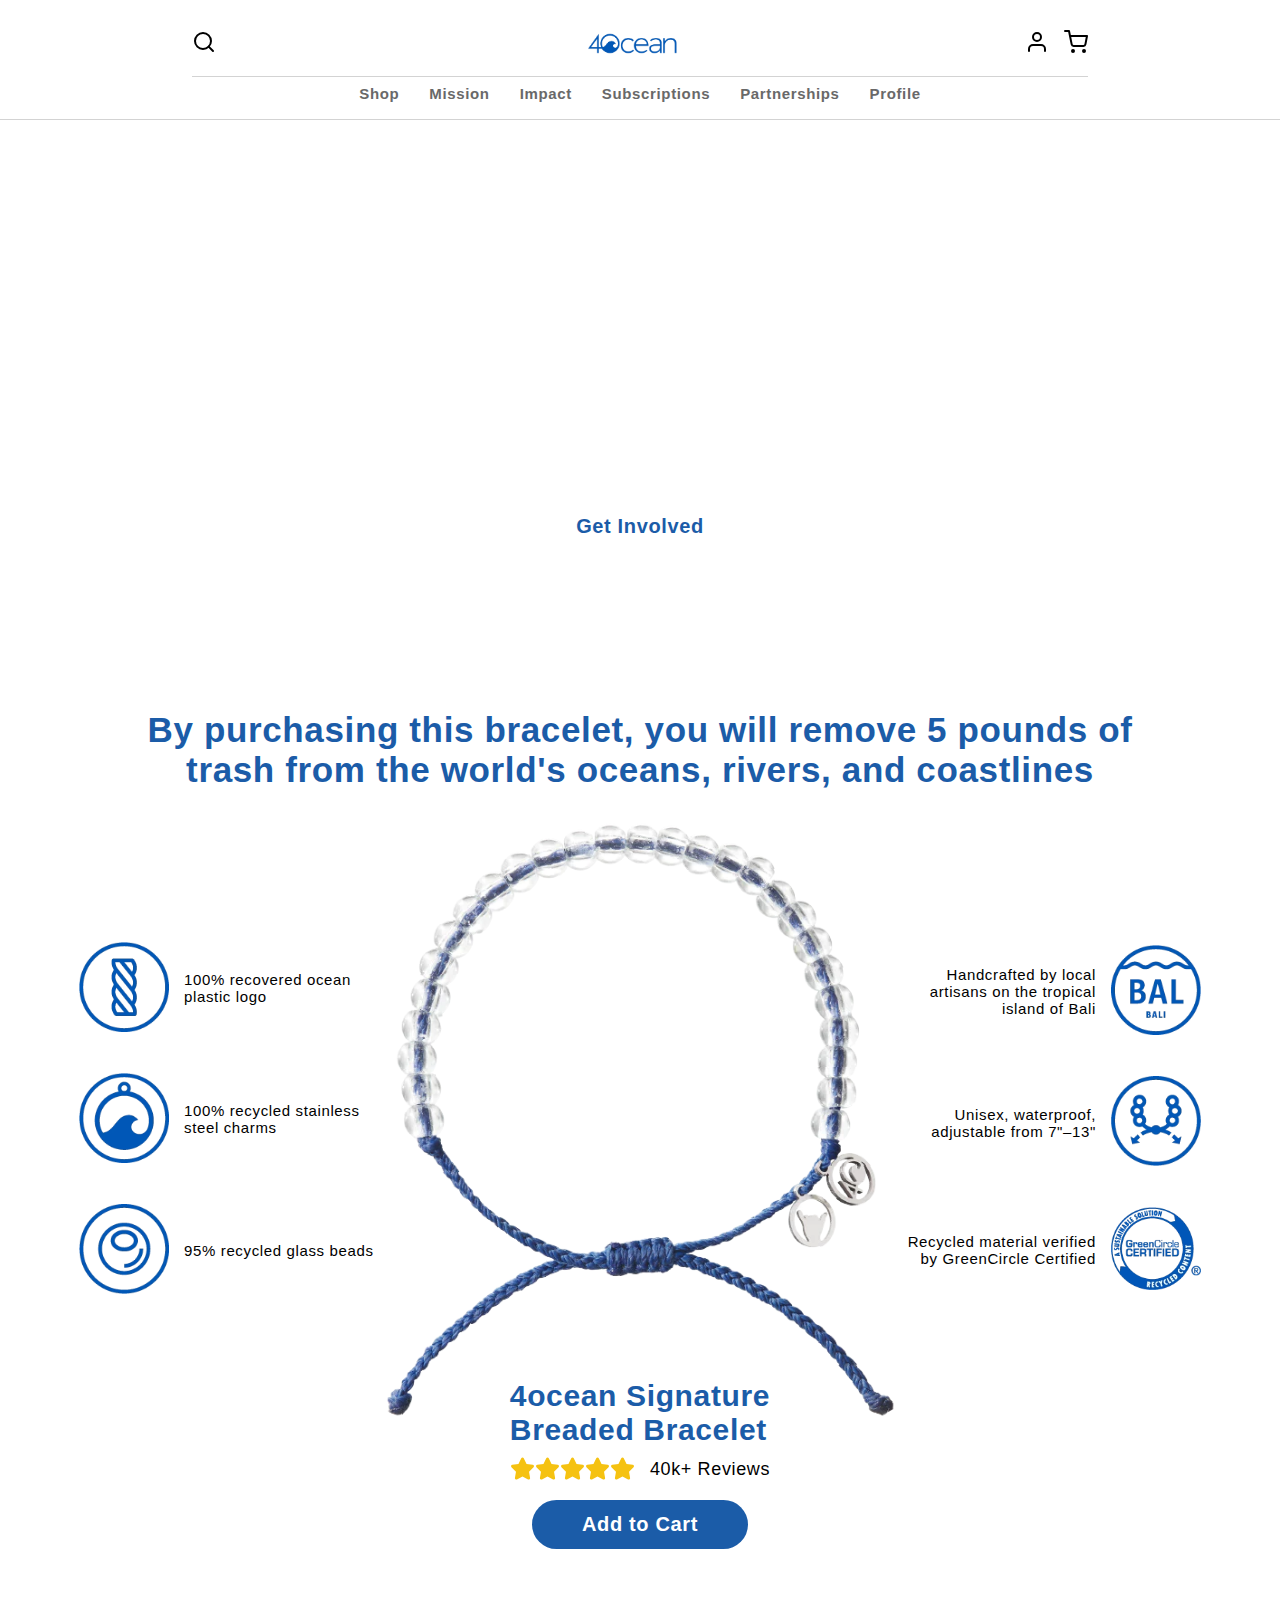
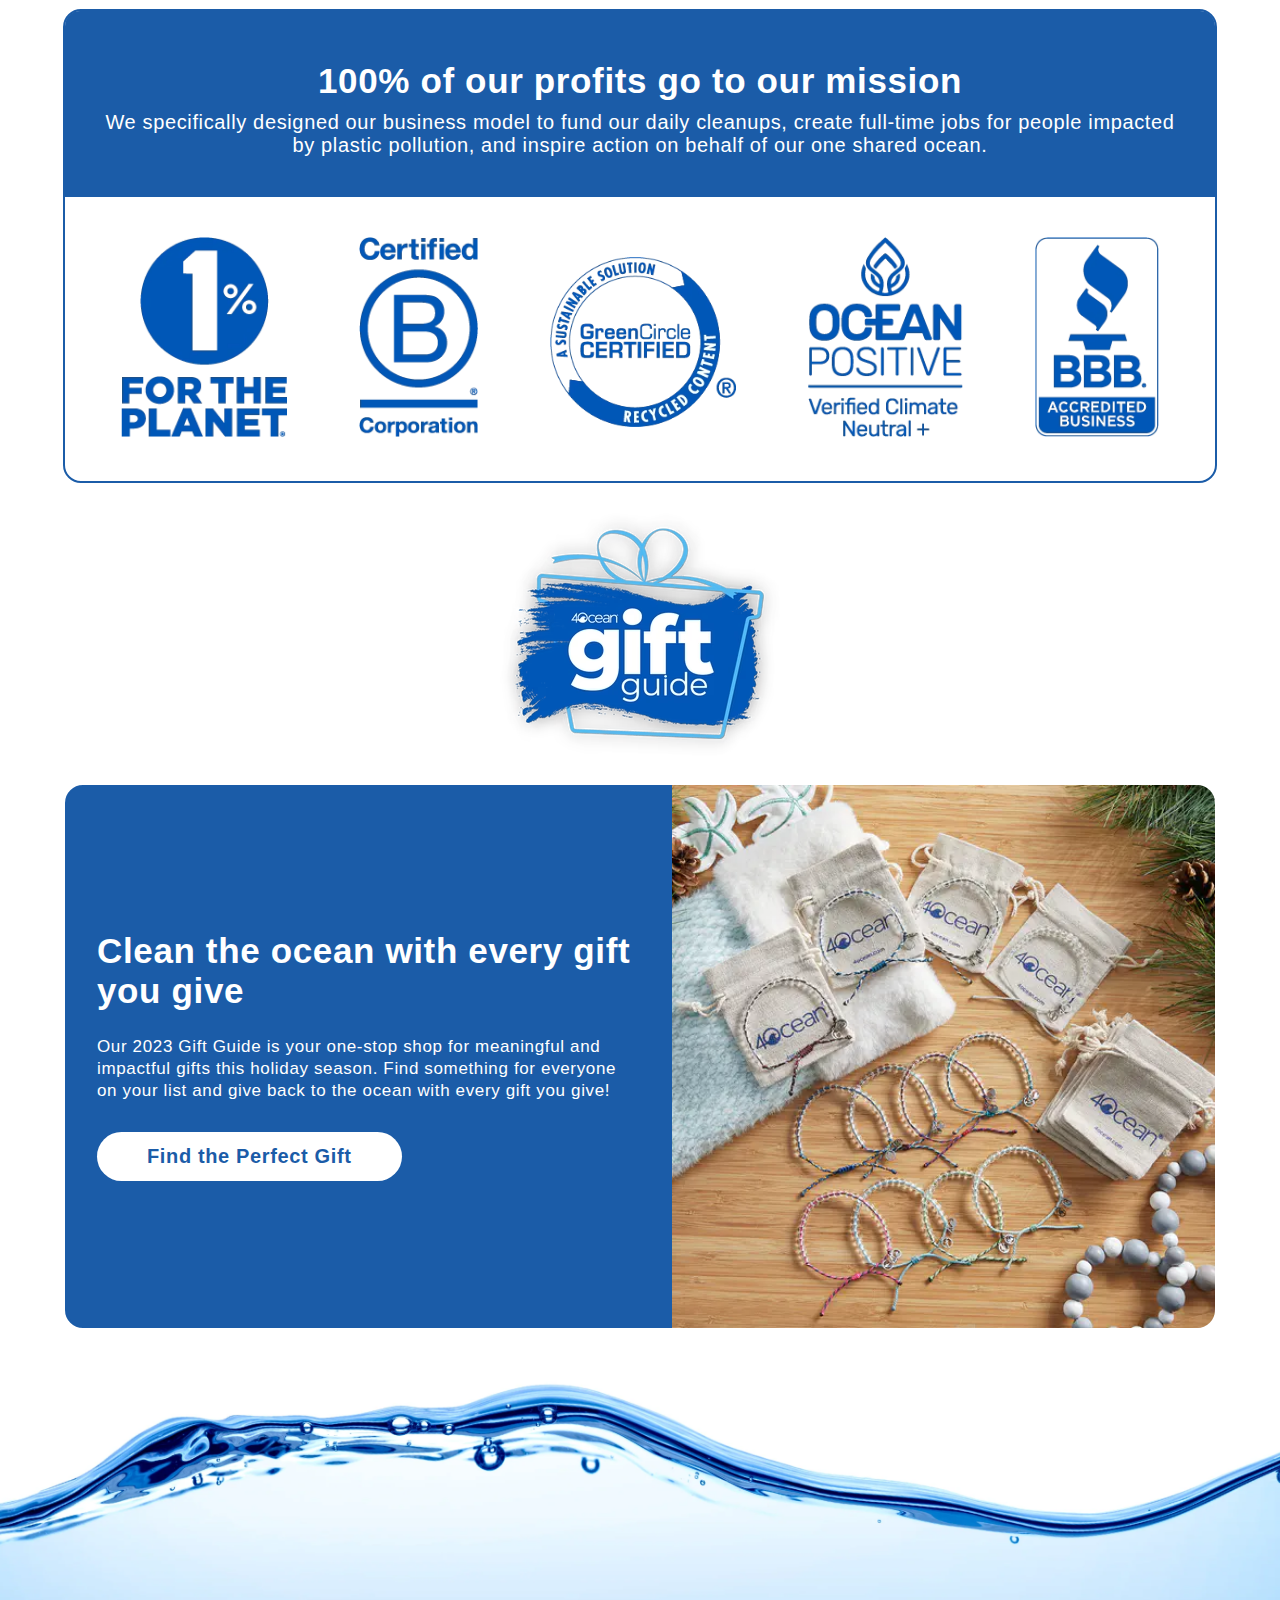
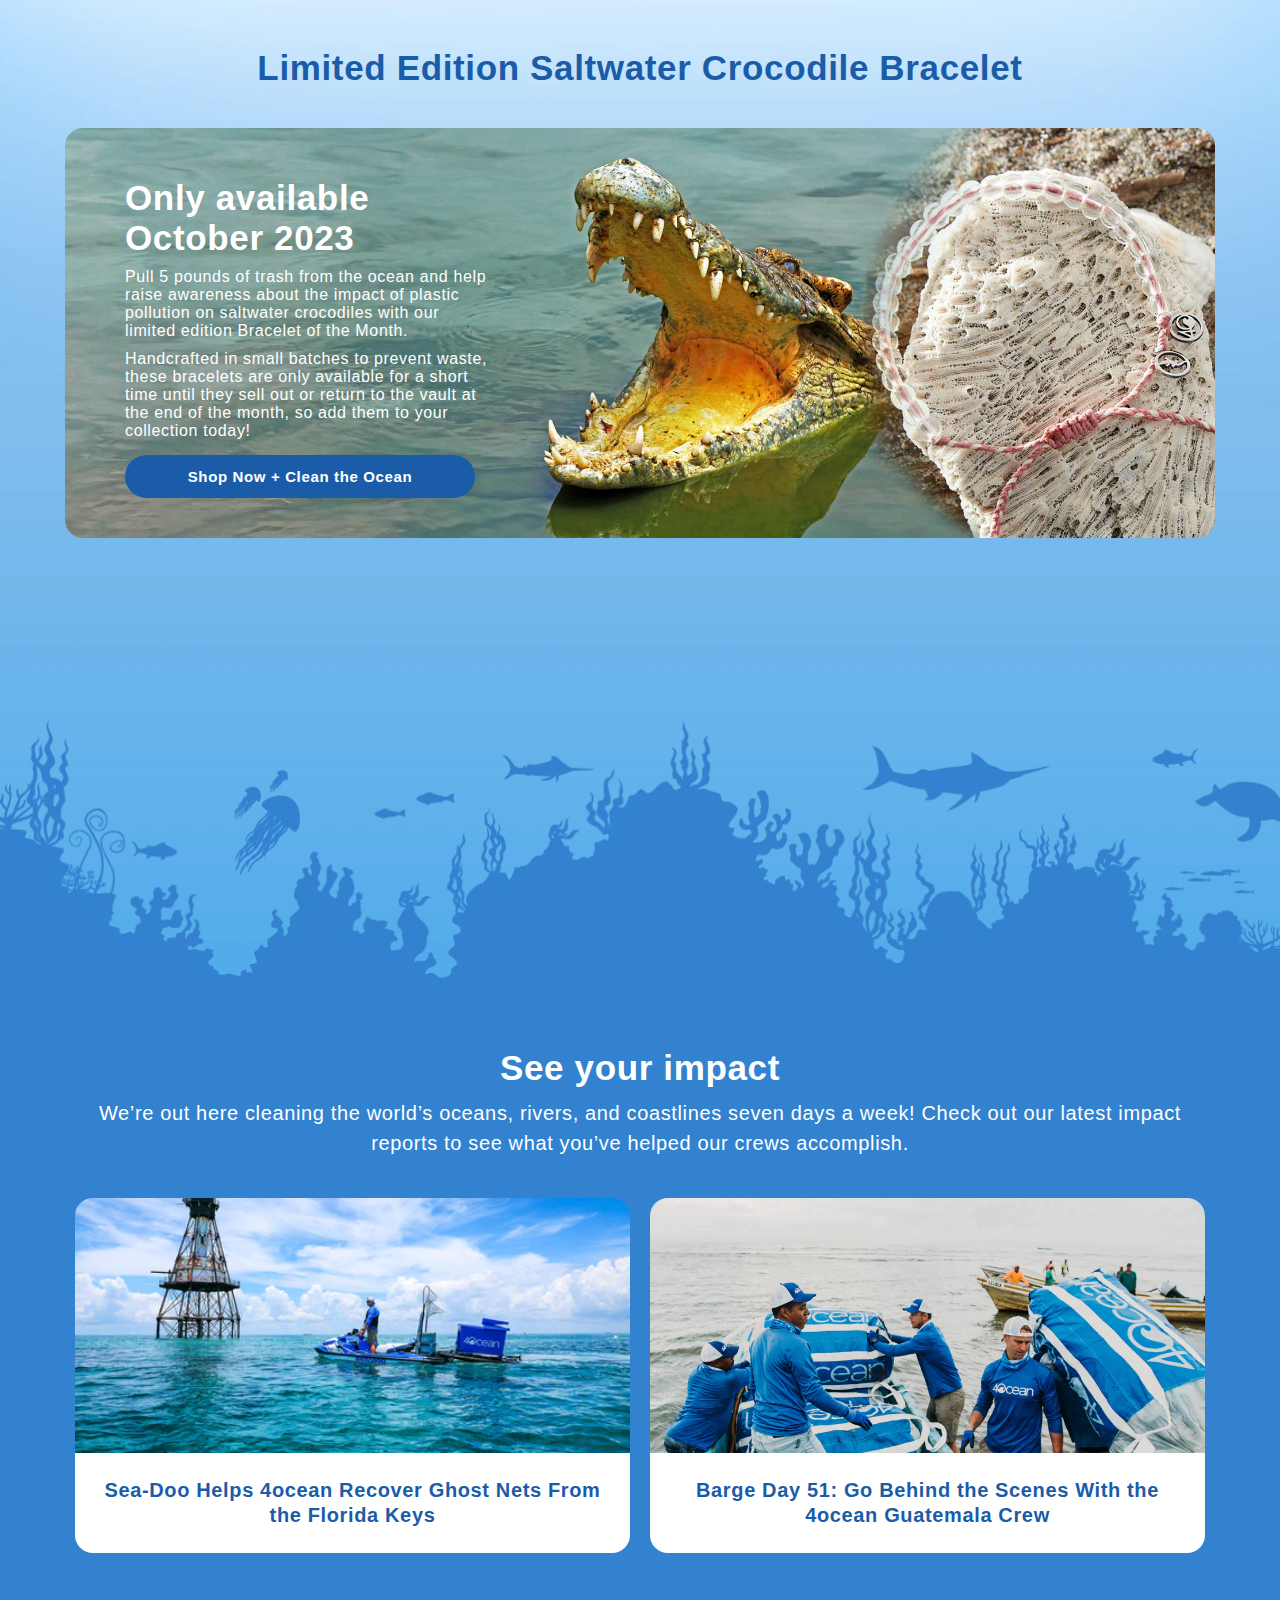
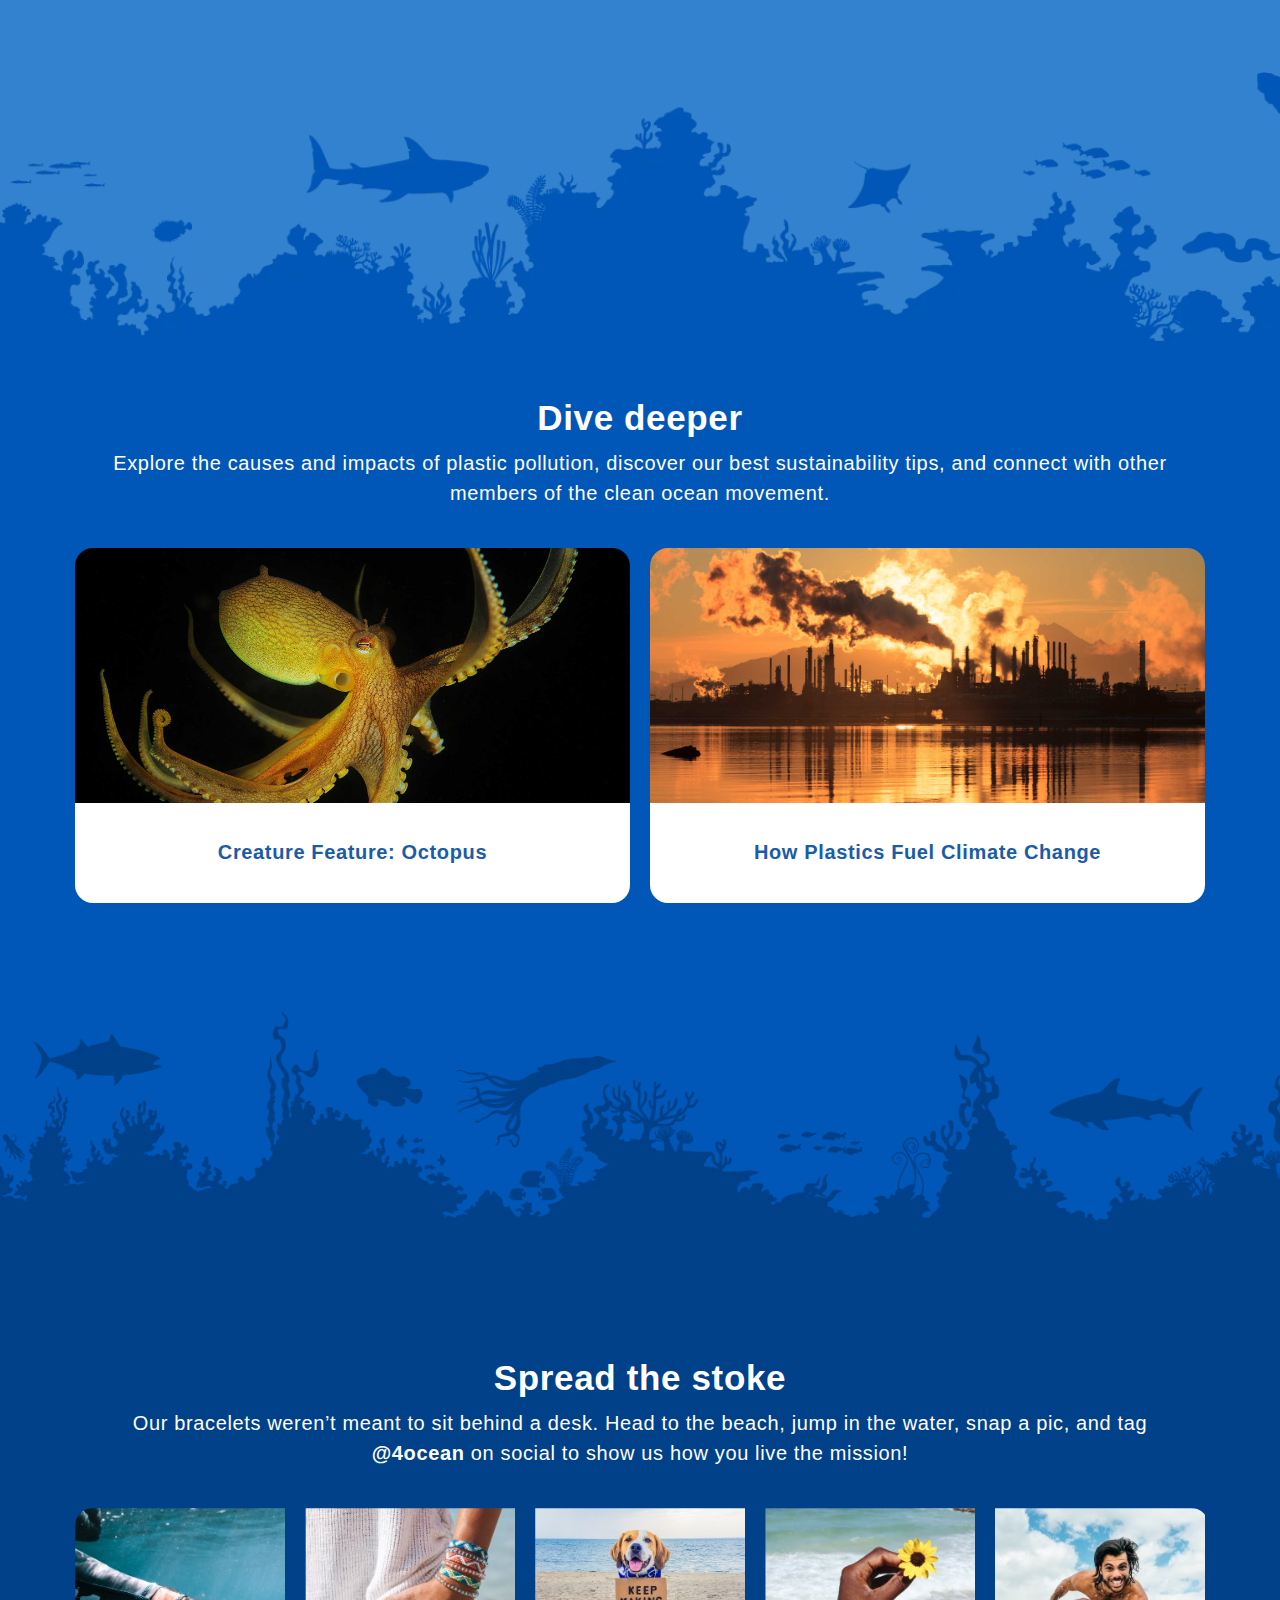
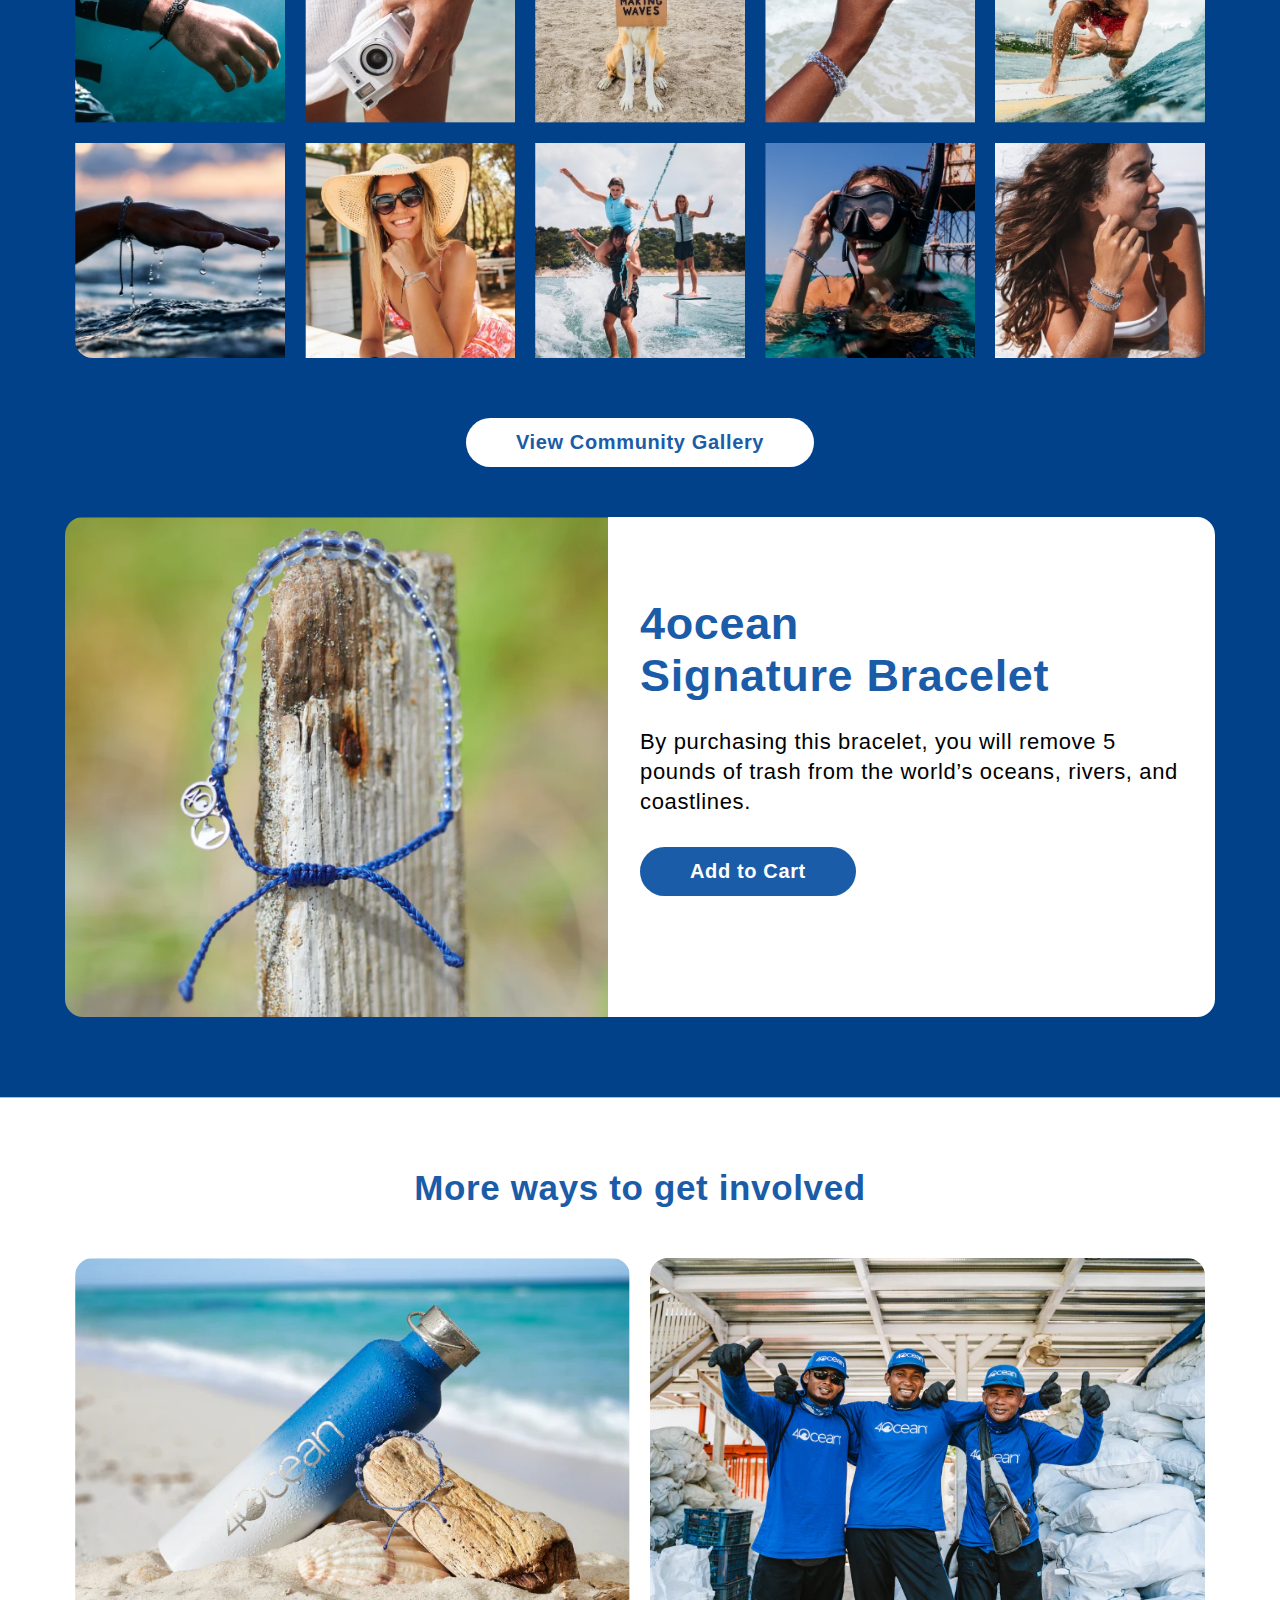
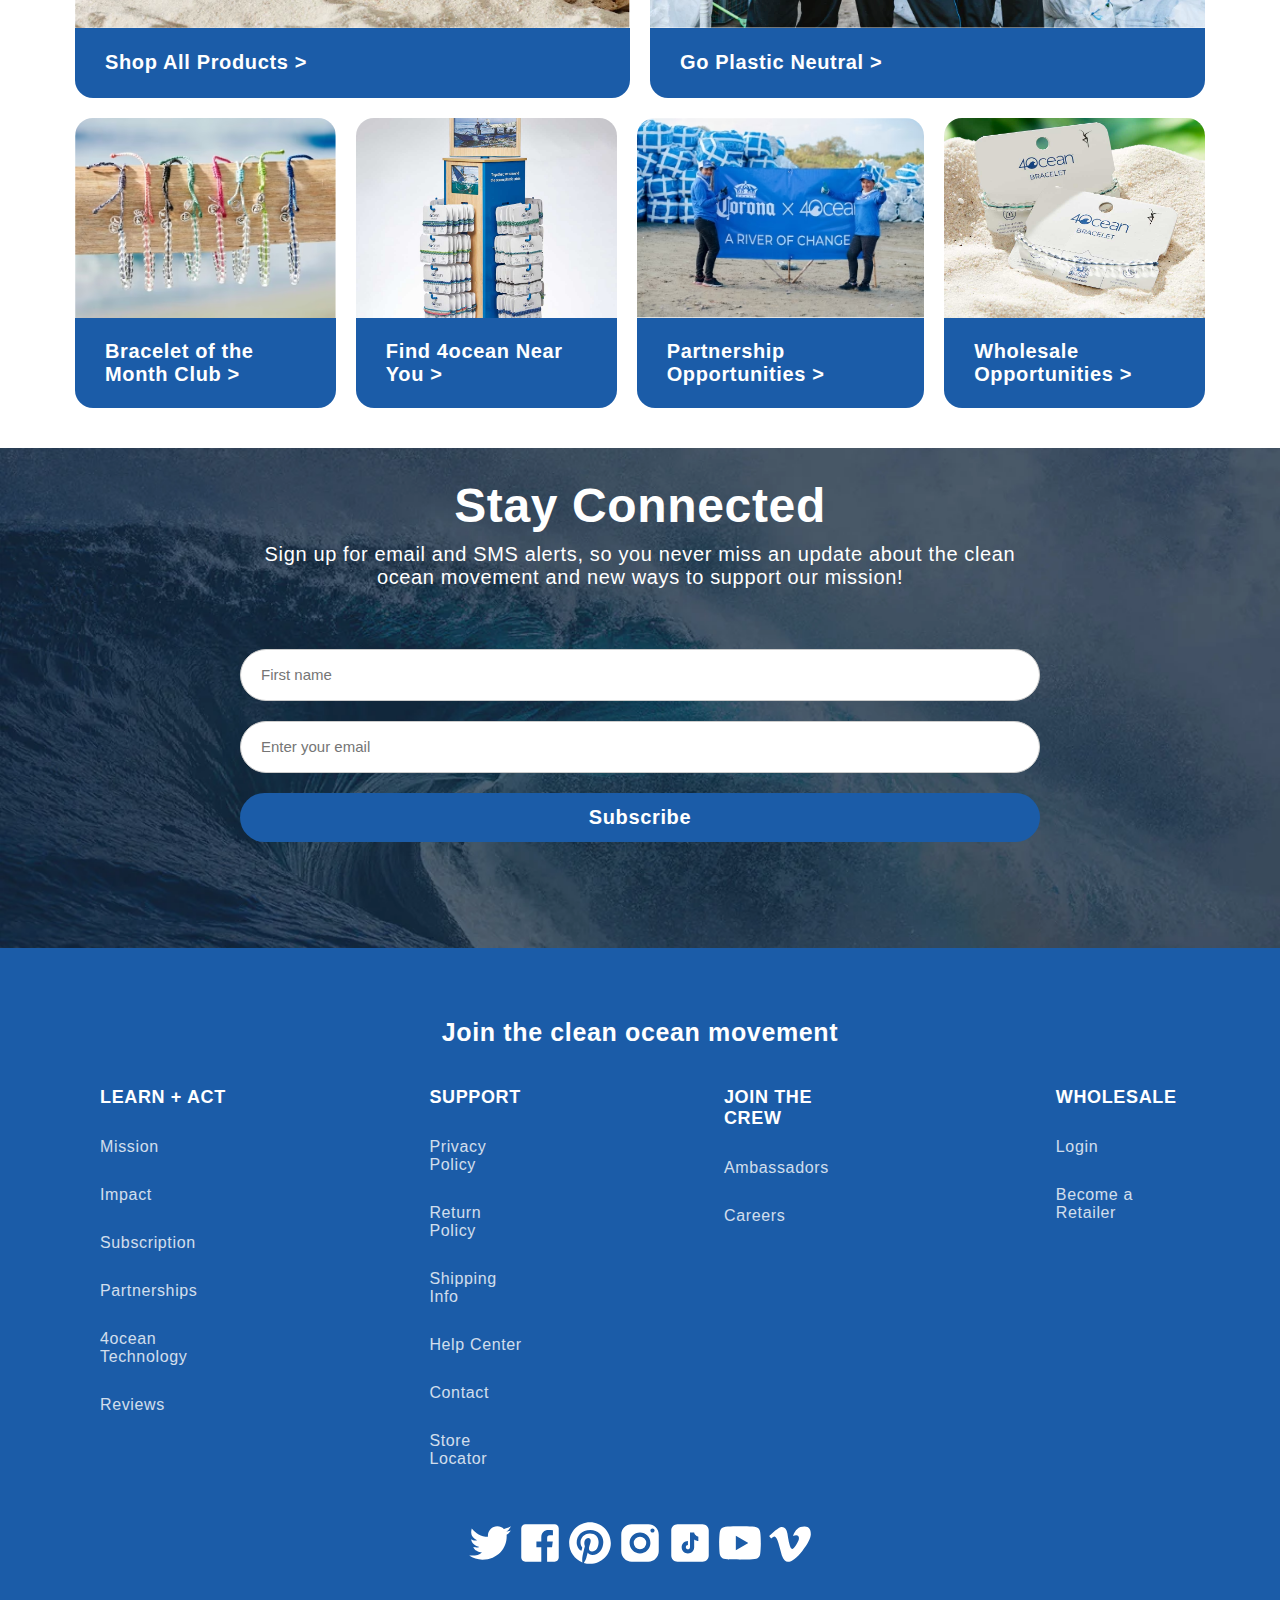
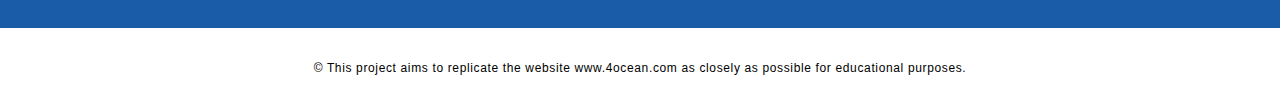
<file: index.html>
<!DOCTYPE html>
<html lang="en">
<head>
    <meta charset="UTF-8">
    <link rel="icon" type="image/png" href="logos/favicon.png"/>
    <title>4ocean | The Global Movement to Reduce Plastic + Trash in OUr Oceans</title>
    <link rel="stylesheet" href="styles.css">
</head>
<body>
<nav>
    <div class="top">
        <div class="icon search">
            <svg viewBox="0 0 24 24" width="24" height="24" stroke="currentColor" stroke-width="2" fill="none"
                 stroke-linecap="round" stroke-linejoin="round" class="css-i6dzq1">
                <circle cx="11" cy="11" r="8"></circle>
                <line x1="21" y1="21" x2="16.65" y2="16.65"></line>
            </svg>
        </div>
        <div class="logo">
            <a href="index.html">
                <img src="logos/logo.avif" alt="logo">
            </a>
        </div>
        <div class="icon rightNav">
            <div class="account">
                <a href="account.html">
                    <svg viewBox="0 0 24 24" width="24" height="24" stroke="currentColor" stroke-width="2" fill="none"
                         stroke-linecap="round" stroke-linejoin="round" class="css-i6dzq1">
                        <path d="M20 21v-2a4 4 0 0 0-4-4H8a4 4 0 0 0-4 4v2"></path>
                        <circle cx="12" cy="7" r="4"></circle>
                    </svg>
                </a>
            </div>
            <div class="cart">
                <svg viewBox="0 0 24 24" width="24" height="24" stroke="currentColor" stroke-width="2" fill="none"
                     stroke-linecap="round" stroke-linejoin="round" class="css-i6dzq1">
                    <circle cx="9" cy="21" r="1"></circle>
                    <circle cx="20" cy="21" r="1"></circle>
                    <path d="M1 1h4l2.68 13.39a2 2 0 0 0 2 1.61h9.72a2 2 0 0 0 2-1.61L23 6H6"></path>
                </svg>
            </div>
        </div>
    </div>
    <div class="navBar">
        <div id="shopLink"><span>Shop</span></div>
        <div><span>Mission</span></div>
        <div><a href="impact.html"><span class="aHover">Impact</span></a></div>
        <div><a href="subscriptions.html"><span class="aHover">Subscriptions</span></a></div>
        <div><span>Partnerships</span></div>
        <div><a href="account.html"><span class="aHover">Profile</span></a></div>
    </div>
</nav>

<div id="slider" class="hidden">
    <div id="sliderContainer">
        <div class="column">
            <ul>
                <li><span>All Products</span></li>
                <li><span>Best Sellers</span></li>
                <li><span>Subscriptions</span></li>
                <li><span>Last Straw Bracelet</span></li>
                <li><span>The Restorations</span></li>
                <li><span>Holiday Gift Guide</span></li>

            </ul>
        </div>
        <div class="column">
            <ul>
                <li><span>New Arrivals</span></li>
                <li><span>Bracelets</span></li>
                <li><span>4ocean Signature Bracelet</span></li>
                <li><span>Ghost Net Bracelets</span></li>
                <li><span>Sustainable Swaps</span></li>
                <li><span>Holiday Clearance</span></li>

            </ul>
        </div>
    </div>
</div>

<div id="hero">
    <div class="heroText">
        <div>
            <h1>Join the clean</h1>
            <h1>ocean movement</h1>
        </div>
        <div class="heroSubText">
            <span>We're on a mission to end the ocean plastic crisis<br>
    and we need your help to make it happen</span>
        </div>
        <div>
            <button class="heroButt">Get Involved</button>
        </div>
    </div>
</div>

<script type="module" src="heroSlider.js" defer></script>

<h3 class="braceletText">By purchasing this bracelet, you will remove 5 pounds of<br>
    trash from the world's oceans, rivers, and coastlines</h3>

<div class="braceletBlock">
    <section class="bracelet">

        <div class="leftBracelet">
            <div class="braceletObject">
                <div class="braceletImage">
                    <img src="logos/bracelet1.avif" alt="logo">
                </div>
                <div class="text">
                    <p>100% recovered ocean plastic logo</p>
                </div>
            </div>
            <div class="braceletObject">
                <div class="braceletImage">
                    <img src="logos/bracelet2.avif" alt="logo">
                </div>
                <div class="text">
                    <p>100% recycled stainless steel charms</p>
                </div>
            </div>
            <div class="braceletObject">
                <div class="braceletImage">
                    <img src="logos/bracelet3.avif" alt="logo">
                </div>
                <div class="text">
                    <p>95% recycled glass beads</p>
                </div>
            </div>
        </div>

        <div class="middleBracelet">
            <img src="img/bracelet.png" alt="bracelet">
        </div>

        <div class="rightBracelet">
            <div class="braceletObject">
                <div class="text">
                    <p>Handcrafted by local artisans on the tropical island of Bali</p>
                </div>
                <div class="braceletImage">
                    <img src="logos/bracelet4.avif" alt="logo">
                </div>
            </div>
            <div class="braceletObject">
                <div class="text">
                    <p>Unisex, waterproof, adjustable from 7"–13"</p>
                </div>
                <div class="braceletImage">
                    <img src="logos/bracelet5.avif" alt="logo">
                </div>
            </div>
            <div class="braceletObject">
                <div class="text">
                    <p>Recycled material verified by GreenCircle Certified</p>
                </div>
                <div class="braceletImage">
                    <img src="logos/bracelet6.avif" alt="logo">
                </div>
            </div>
        </div>
    </section>
</div>


<div class="rating">
    <div class="braceletName">
        <span>4ocean Signature<br>
        Breaded Bracelet</span>
    </div>
    <div class="stars">
        <svg xmlns="http://www.w3.org/2000/svg" height="1em" viewBox="0 0 576 512">
            <path d="M316.9 18C311.6 7 300.4 0 288.1 0s-23.4 7-28.8 18L195 150.3 51.4 171.5c-12 1.8-22 10.2-25.7
            21.7s-.7 24.2 7.9 32.7L137.8 329 113.2 474.7c-2 12 3 24.2 12.9 31.3s23 8 33.8 2.3l128.3-68.5 128.3
            68.5c10.8 5.7 23.9 4.9 33.8-2.3s14.9-19.3 12.9-31.3L438.5 329 542.7 225.9c8.6-8.5 11.7-21.2
            7.9-32.7s-13.7-19.9-25.7-21.7L381.2 150.3 316.9 18z"/>
        </svg>
        <svg xmlns="http://www.w3.org/2000/svg" height="1em" viewBox="0 0 576 512">
            <path d="M316.9 18C311.6 7 300.4 0 288.1 0s-23.4 7-28.8 18L195 150.3 51.4 171.5c-12 1.8-22 10.2-25.7
            21.7s-.7 24.2 7.9 32.7L137.8 329 113.2 474.7c-2 12 3 24.2 12.9 31.3s23 8 33.8 2.3l128.3-68.5 128.3
            68.5c10.8 5.7 23.9 4.9 33.8-2.3s14.9-19.3 12.9-31.3L438.5 329 542.7 225.9c8.6-8.5 11.7-21.2
            7.9-32.7s-13.7-19.9-25.7-21.7L381.2 150.3 316.9 18z"/>
        </svg>
        <svg xmlns="http://www.w3.org/2000/svg" height="1em" viewBox="0 0 576 512">
            <path d="M316.9 18C311.6 7 300.4 0 288.1 0s-23.4 7-28.8 18L195 150.3 51.4 171.5c-12 1.8-22 10.2-25.7
            21.7s-.7 24.2 7.9 32.7L137.8 329 113.2 474.7c-2 12 3 24.2 12.9 31.3s23 8 33.8 2.3l128.3-68.5 128.3
            68.5c10.8 5.7 23.9 4.9 33.8-2.3s14.9-19.3 12.9-31.3L438.5 329 542.7 225.9c8.6-8.5 11.7-21.2
            7.9-32.7s-13.7-19.9-25.7-21.7L381.2 150.3 316.9 18z"/>
        </svg>
        <svg xmlns="http://www.w3.org/2000/svg" height="1em" viewBox="0 0 576 512">
            <path d="M316.9 18C311.6 7 300.4 0 288.1 0s-23.4 7-28.8 18L195 150.3 51.4 171.5c-12 1.8-22 10.2-25.7
            21.7s-.7 24.2 7.9 32.7L137.8 329 113.2 474.7c-2 12 3 24.2 12.9 31.3s23 8 33.8 2.3l128.3-68.5 128.3
            68.5c10.8 5.7 23.9 4.9 33.8-2.3s14.9-19.3 12.9-31.3L438.5 329 542.7 225.9c8.6-8.5 11.7-21.2
            7.9-32.7s-13.7-19.9-25.7-21.7L381.2 150.3 316.9 18z"/>
        </svg>
        <svg xmlns="http://www.w3.org/2000/svg" height="1em" viewBox="0 0 576 512">
            <path d="M316.9 18C311.6 7 300.4 0 288.1 0s-23.4 7-28.8 18L195 150.3 51.4 171.5c-12 1.8-22 10.2-25.7
            21.7s-.7 24.2 7.9 32.7L137.8 329 113.2 474.7c-2 12 3 24.2 12.9 31.3s23 8 33.8 2.3l128.3-68.5 128.3
            68.5c10.8 5.7 23.9 4.9 33.8-2.3s14.9-19.3 12.9-31.3L438.5 329 542.7 225.9c8.6-8.5 11.7-21.2
            7.9-32.7s-13.7-19.9-25.7-21.7L381.2 150.3 316.9 18z"/>
        </svg>
        <span>40k+ Reviews</span>
    </div>
    <button class="cartButt">Add to Cart</button>
</div>


<section class="stamps">
    <div class="stampsBackground">
        <div class="stampsBlue">
            <h3>100% of our profits go to our mission</h3>
            <span>We specifically designed our business model to fund our daily cleanups,
                create full-time jobs for people impacted by plastic pollution,
                and inspire action on behalf of our one shared ocean. </span>
        </div>

        <div class="stampsWhite">
            <div class="stampsImage">
                <img src="logos/stamps1.avif" alt="logo">
            </div>
            <div class="stampsImage">
                <img src="logos/stamps2.avif" alt="logo">
            </div>
            <div class="stampsImage stampsImage3">
                <img src="logos/stamps3.avif" alt="logo">
            </div>
            <div class="stampsImage">
                <img src="logos/stamps4.avif" alt="logo">
            </div>
            <div class="stampsImage">
                <img src="logos/stamps5.avif" alt="logo">
            </div>
        </div>
    </div>
</section>


<div class="present">
    <img src="logos/present.avif" alt="gift">
</div>


<section class="gift">
    <div class="giftBackground">
        <div class="giftLeft">
            <h3>Clean the ocean with every gift you give</h3>
            <span>Our 2023 Gift Guide is your one-stop shop for meaningful
            and impactful gifts this holiday season. Find something for everyone
            on your list and give back to the ocean with every gift you give!</span>
            <button class="giftButt">Find the Perfect Gift</button>
        </div>

        <div class="giftRight">
            <img src="img/giftGif.webp" alt="holiday gif">
        </div>
    </div>
</section>


<section class="water">
    <div class="croco">
        <h3 class="crocoLimited">Limited Edition Saltwater Crocodile Bracelet</h3>
        <div class="crocoBackground">
            <h3>Only available<br>
                October 2023</h3>
            <p>Pull 5 pounds of trash from the ocean and help<br>
                raise awareness about the impact of plastic<br>
                pollution on saltwater crocodiles with our<br>
                limited edition Bracelet of the Month.</p>
            <p>Handcrafted in small batches to prevent waste,<br>
                these bracelets are only available for a short<br>
                time until they sell out or return to the vault at<br>
                the end of the month, so add them to your<br>
                collection today!</p>
            <button class="crocoButt">Shop Now + Clean the Ocean</button>
        </div>
    </div>
</section>


<section class="water2">
    <div class="blog">
        <h3 class="blogTitle">See your impact</h3>
        <span class="blogSubtitle">We’re out here cleaning the world’s oceans, rivers, and coastlines
            seven days a week! Check out our latest impact reports to see
            what you’ve helped our crews accomplish.</span>
        <div class="blogBackground">
            <div class="blogLeft">
                <div class="blogImage blogImageLeft">
                    <img src="img/blogLeft.webp" alt="blogPic">
                </div>
                <div class="blogText">
                    <span class="blogText">Sea-Doo Helps 4ocean Recover Ghost Nets From the Florida Keys</span>
                </div>
            </div>
            <div class="blogRight">
                <div class="blogImage blogImageLeft">
                    <img src="img/blogRight.webp" alt="blogPic">
                </div>
                <div class="blogText">
                    <span class="blogText">Barge Day 51: Go Behind the Scenes With the 4ocean Guatemala Crew</span>
                </div>
            </div>
        </div>
    </div>
</section>


<section class="water3">
    <div class="blog">
        <h3 class="blogTitle">Dive deeper</h3>
        <span class="blogSubtitle">Explore the causes and impacts of plastic pollution, discover our best
            sustainability tips, and connect with other members of the clean ocean movement. </span>
        <div class="blogBackground">
            <div class="blogLeft">
                <div class="blogImage">
                    <img src="img/blogLeft2.jpg" alt="blogPic">
                </div>
                <div class="blogText">
                    <span class="blogText">Creature Feature: Octopus</span>
                </div>
            </div>
            <div class="blogRight">
                <div class="blogImage">
                    <img src="img/blogRight2.jpg" alt="blogPic">
                </div>
                <div class="blogText">
                    <span class="blogText">How Plastics Fuel Climate Change</span>
                </div>
            </div>
        </div>
    </div>
</section>


<section class="water4">
    <div class="blog4">
        <h3 class="blogTitle">Spread the stoke</h3>
        <span class="gridSubtitle">Our bracelets weren’t meant to sit behind a desk. Head to the beach,
            jump in the water, snap a pic, and tag <b>@4ocean</b> on social to show us how you live the mission!</span>
        <div class="gridBackground">
            <div class="gridImgs">
                <div class="gridImage gridImageTL">
                    <img src="img/UGC_1.avif" alt="gridPic">
                </div>
                <div class="gridImage">
                    <img src="img/UGC_2.avif" alt="gridPic">
                </div>
                <div class="gridImage">
                    <img src="img/UGC_3.avif" alt="gridPic">
                </div>
                <div class="gridImage">
                    <img src="img/UGC_4.avif" alt="gridPic">
                </div>
                <div class="gridImage gridImageTR">
                    <img src="img/UGC_5.avif" alt="gridPic">
                </div>
                <div class="gridImage gridImageBL">
                    <img src="img/UGC_6.avif" alt="gridPic">
                </div>
                <div class="gridImage">
                    <img src="img/UGC_7.avif" alt="gridPic">
                </div>
                <div class="gridImage">
                    <img src="img/UGC_8.avif" alt="gridPic">
                </div>
                <div class="gridImage">
                    <img src="img/UGC_9.avif" alt="gridPic">
                </div>
                <div class="gridImage gridImageBR">
                    <img src="img/UGC_10.avif" alt="gridPic">
                </div>
            </div>
        </div>

        <button class="gridButt">View Community Gallery</button>
    </div>


    <section class="bracelet2">
        <div class="bracelet2Background">
            <div class="bracelet2Left">
                <img src="img/woodBracelet.webp" alt="bracelet">
            </div>

            <div class="bracelet2Right">
                <h3>4ocean <br> Signature Bracelet</h3>
                <span>By purchasing this bracelet, you will remove 5 pounds
                    of trash from the world’s oceans, rivers, and coastlines.</span>
                <button class="cartButt bracelet2Butt">Add to Cart</button>
            </div>
        </div>
    </section>

</section>


<section class="blog5">
    <h3 class="blog5Title">More ways to get involved</h3>
    <div class="grid2Background">
        <div class="grid2Top">
            <div class="gridImageTop">
                <img src="img/blog1.webp" alt="blog5Image">
                <div class="gridSmallTitleTop">
                    <p>Shop All Products ></p>
                </div>
            </div>
            <div class="gridImageTop">
                <img src="img/blog2.webp" alt="blog5Image">
                <div class="gridSmallTitleTop">
                    <p>Go Plastic Neutral ></p>
                </div>
            </div>
        </div>
        <div class="grid2Bottom">
            <div class="gridImageBottom">
                <img src="img/blog3.avif" alt="blog5Image">
                <div class="gridSmallTitleBottom">
                    <p>Bracelet of the Month Club ></p>
                </div>
            </div>
            <div class="gridImageBottom">
                <img src="img/blog4.jpg" alt="blog5Image">
                <div class="gridSmallTitleBottom">
                    <p>Find 4ocean Near You ></p>
                </div>
            </div>
            <div class="gridImageBottom">
                <img src="img/blog5.avif" alt="blog5Image">
                <div class="gridSmallTitleBottom">
                    <p>Partnership Opportunities ></p>
                </div>
            </div>
            <div class="gridImageBottom">
                <img src="img/blog6.jpg" alt="blog5Image">
                <div class="gridSmallTitleBottom">
                    <p>Wholesale Opportunities ></p>
                </div>
            </div>
        </div>
    </div>
</section>

<section class="form">
    <div class="formBackground">
        <h1 class="formTitle">Stay Connected</h1>
        <p class="formParag">Sign up for email and SMS alerts, so you never miss an update about the clean ocean
            movement and new ways to
            support our mission!</p>
        <form action="#" method="post">
            <input type="text" placeholder="First name" name="first_name" required>
            <input type="email" placeholder="Enter your email" name="email" required>
            <button class="submitButt">Subscribe</button>
        </form>
    </div>
</section>

<section class="footer">
    <h3 class="footerTitle">Join the clean ocean movement</h3>
    <div class="footerBackground">
        <div class="footer-column">
            <h3>LEARN + ACT</h3>
            <a class="footer-link" href="#">Mission</a>
            <a class="footer-link" href="#">Impact</a>
            <a class="footer-link" href="#">Subscription</a>
            <a class="footer-link" href="#">Partnerships</a>
            <a class="footer-link" href="#">4ocean Technology</a>
            <a class="footer-link" href="#">Reviews</a>
        </div>
        <div class="footer-column">
            <h3>SUPPORT</h3>
            <a class="footer-link" href="#">Privacy Policy</a>
            <a class="footer-link" href="#">Return Policy</a>
            <a class="footer-link" href="#">Shipping Info</a>
            <a class="footer-link" href="#">Help Center</a>
            <a class="footer-link" href="#">Contact</a>
            <a class="footer-link" href="#">Store Locator</a>
        </div>
        <div class="footer-column">
            <h3>JOIN THE CREW</h3>
            <a class="footer-link" href="#">Ambassadors</a>
            <a class="footer-link" href="#">Careers</a>
        </div>
        <div class="footer-column">
            <h3>WHOLESALE</h3>
            <a class="footer-link" href="#">Login</a>
            <a class="footer-link" href="#">Become a Retailer</a>
        </div>
    </div>
    <div class="socials">
        <svg xmlns="http://www.w3.org/2000/svg" x="0px" y="0px" width="100" height="100" viewBox="0 0 24 24">
            <path d="M22,3.999c-0.78,0.463-2.345,1.094-3.265,1.276c-0.027,0.007-0.049,0.016-0.075,0.023c-0.813-0.802-1.927-1.299-3.16-1.299 c-2.485,0-4.5,2.015-4.5,4.5c0,0.131-0.011,0.372,0,0.5c-3.353,0-5.905-1.756-7.735-4c-0.199,0.5-0.286,1.29-0.286,2.032 c0,1.401,1.095,2.777,2.8,3.63c-0.314,0.081-0.66,0.139-1.02,0.139c-0.581,0-1.196-0.153-1.759-0.617c0,0.017,0,0.033,0,0.051 c0,1.958,2.078,3.291,3.926,3.662c-0.375,0.221-1.131,0.243-1.5,0.243c-0.26,0-1.18-0.119-1.426-0.165 c0.514,1.605,2.368,2.507,4.135,2.539c-1.382,1.084-2.341,1.486-5.171,1.486H2C3.788,19.145,6.065,20,8.347,20 C15.777,20,20,14.337,20,8.999c0-0.086-0.002-0.266-0.005-0.447C19.995,8.534,20,8.517,20,8.499c0-0.027-0.008-0.053-0.008-0.08 c-0.003-0.136-0.006-0.263-0.009-0.329c0.79-0.57,1.475-1.281,2.017-2.091c-0.725,0.322-1.503,0.538-2.32,0.636 C20.514,6.135,21.699,4.943,22,3.999z"></path>
        </svg>
        <svg xmlns="http://www.w3.org/2000/svg" x="0px" y="0px" width="100" height="100" viewBox="0 0 24 24">
            <path d="M19,3H5C3.895,3,3,3.895,3,5v14c0,1.105,0.895,2,2,2h7.621v-6.961h-2.343v-2.725h2.343V9.309 c0-2.324,1.421-3.591,3.495-3.591c0.699-0.002,1.397,0.034,2.092,0.105v2.43h-1.428c-1.13,0-1.35,0.534-1.35,1.322v1.735h2.7 l-0.351,2.725h-2.365V21H19c1.105,0,2-0.895,2-2V5C21,3.895,20.105,3,19,3z"></path>
        </svg>
        <svg xmlns="http://www.w3.org/2000/svg" x="0px" y="0px" width="100" height="100" viewBox="0 0 24 24">
            <path d="M12,2C6.477,2,2,6.477,2,12c0,4.237,2.636,7.855,6.356,9.312c-0.087-0.791-0.167-2.005,0.035-2.868 c0.182-0.78,1.172-4.971,1.172-4.971s-0.299-0.599-0.299-1.484c0-1.391,0.806-2.428,1.809-2.428c0.853,0,1.265,0.641,1.265,1.408 c0,0.858-0.546,2.141-0.828,3.329c-0.236,0.996,0.499,1.807,1.481,1.807c1.777,0,3.143-1.874,3.143-4.579 c0-2.394-1.72-4.068-4.177-4.068c-2.845,0-4.515,2.134-4.515,4.34c0,0.859,0.331,1.781,0.744,2.282 c0.082,0.099,0.093,0.186,0.069,0.287c-0.076,0.316-0.244,0.995-0.277,1.134c-0.043,0.183-0.145,0.222-0.334,0.133 c-1.249-0.582-2.03-2.408-2.03-3.874c0-3.154,2.292-6.052,6.608-6.052c3.469,0,6.165,2.472,6.165,5.776 c0,3.447-2.173,6.22-5.189,6.22c-1.013,0-1.966-0.527-2.292-1.148c0,0-0.502,1.909-0.623,2.378 c-0.226,0.868-0.835,1.958-1.243,2.622C9.975,21.843,10.969,22,12,22c5.522,0,10-4.478,10-10S17.523,2,12,2z"></path>
        </svg>
        <svg xmlns="http://www.w3.org/2000/svg" x="0px" y="0px" width="100" height="100" viewBox="0 0 24 24">
            <path d="M 8 3 C 5.239 3 3 5.239 3 8 L 3 16 C 3 18.761 5.239 21 8 21 L 16 21 C 18.761 21 21 18.761 21 16 L 21 8 C 21 5.239 18.761 3 16 3 L 8 3 z M 18 5 C 18.552 5 19 5.448 19 6 C 19 6.552 18.552 7 18 7 C 17.448 7 17 6.552 17 6 C 17 5.448 17.448 5 18 5 z M 12 7 C 14.761 7 17 9.239 17 12 C 17 14.761 14.761 17 12 17 C 9.239 17 7 14.761 7 12 C 7 9.239 9.239 7 12 7 z M 12 9 A 3 3 0 0 0 9 12 A 3 3 0 0 0 12 15 A 3 3 0 0 0 15 12 A 3 3 0 0 0 12 9 z"></path>
        </svg>
        <svg xmlns="http://www.w3.org/2000/svg" x="0px" y="0px" width="100" height="100" viewBox="0 0 24 24">
            <path d="M 6 3 C 4.3550302 3 3 4.3550302 3 6 L 3 18 C 3 19.64497 4.3550302 21 6 21 L 18 21 C 19.64497 21 21 19.64497 21 18 L 21 6 C 21 4.3550302 19.64497 3 18 3 L 6 3 z M 12 7 L 14 7 C 14 8.005 15.471 9 16 9 L 16 11 C 15.395 11 14.668 10.734156 14 10.285156 L 14 14 C 14 15.654 12.654 17 11 17 C 9.346 17 8 15.654 8 14 C 8 12.346 9.346 11 11 11 L 11 13 C 10.448 13 10 13.449 10 14 C 10 14.551 10.448 15 11 15 C 11.552 15 12 14.551 12 14 L 12 7 z"></path>
        </svg>
        <svg xmlns="http://www.w3.org/2000/svg" x="0px" y="0px" width="100" height="100" viewBox="0 0 24 24">
            <path d="M21.582,6.186c-0.23-0.86-0.908-1.538-1.768-1.768C18.254,4,12,4,12,4S5.746,4,4.186,4.418 c-0.86,0.23-1.538,0.908-1.768,1.768C2,7.746,2,12,2,12s0,4.254,0.418,5.814c0.23,0.86,0.908,1.538,1.768,1.768 C5.746,20,12,20,12,20s6.254,0,7.814-0.418c0.861-0.23,1.538-0.908,1.768-1.768C22,16.254,22,12,22,12S22,7.746,21.582,6.186z M10,15.464V8.536L16,12L10,15.464z"></path>
        </svg>
        <svg xmlns="http://www.w3.org/2000/svg" x="0px" y="0px" width="100" height="100" viewBox="0 0 24 24">
            <path d="M 21.988281 7.96875 C 21.902344 9.878906 20.539063 12.488281 17.910156 15.804688 C 15.191406 19.269531 12.890625 21 11.007813 21 C 9.84375 21 8.855469 19.945313 8.050781 17.835938 C 7.511719 15.902344 6.976563 13.96875 6.4375 12.035156 C 5.839844 9.925781 5.195313 8.871094 4.511719 8.871094 C 4.359375 8.871094 3.835938 9.179688 2.941406 9.792969 L 2 8.605469 C 2.988281 7.757813 3.960938 6.90625 4.917969 6.058594 C 6.234375 4.941406 7.222656 4.355469 7.882813 4.296875 C 9.4375 4.148438 10.398438 5.191406 10.757813 7.425781 C 11.144531 9.832031 11.414063 11.332031 11.5625 11.917969 C 12.011719 13.914063 12.507813 14.910156 13.046875 14.910156 C 13.464844 14.910156 14.09375 14.265625 14.933594 12.96875 C 15.769531 11.671875 16.21875 10.6875 16.277344 10.007813 C 16.398438 8.890625 15.949219 8.328125 14.933594 8.328125 C 14.453125 8.328125 13.960938 8.4375 13.453125 8.652344 C 14.433594 5.496094 16.3125 3.964844 19.085938 4.050781 C 21.140625 4.109375 22.109375 5.414063 21.988281 7.96875 Z"></path>
        </svg>
    </div>
</section>

<footer>
    <p>© This project aims to replicate the website www.4ocean.com as closely as possible for educational purposes.</p>
</footer>

<script src="slider.js" defer></script>
<script src="form.js" defer></script>
</body>
</html>
</file>
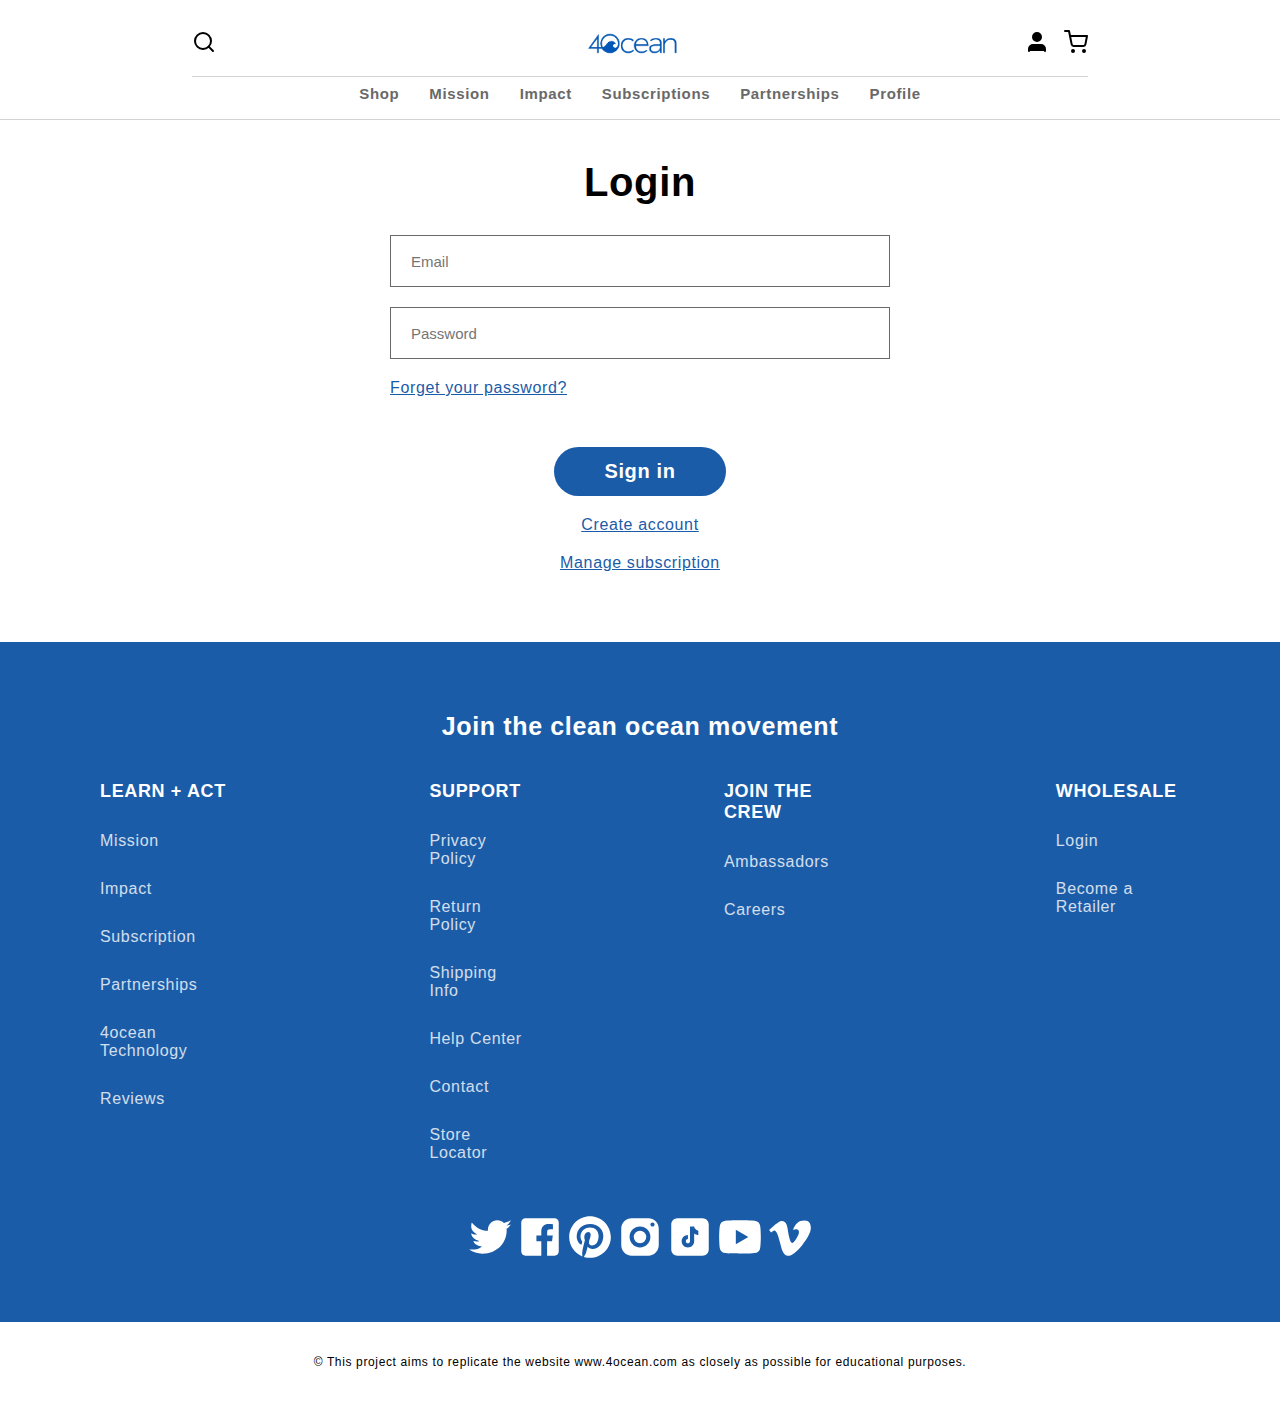
<file: account.html>
<!DOCTYPE html>
<html lang="en">
<head>
    <meta charset="UTF-8">
    <link rel="icon" type="image/png" href="logos/favicon.png"/>
    <title>Account | 4ocean</title>
    <link rel="stylesheet" href="styles.css">
    <link rel="stylesheet" href="account.css">
</head>
<body>
<nav>
    <div class="top">
        <div class="icon search">
            <svg viewBox="0 0 24 24" width="24" height="24" stroke="currentColor" stroke-width="2" fill="none"
                 stroke-linecap="round" stroke-linejoin="round" class="css-i6dzq1">
                <circle cx="11" cy="11" r="8"></circle>
                <line x1="21" y1="21" x2="16.65" y2="16.65"></line>
            </svg>
        </div>
        <div class="logo">
            <a href="index.html">
                <img src="logos/logo.avif" alt="logo">
            </a>
        </div>
        <div class="icon rightNav">
            <div class="account">
                <a href="account.html">
                    <svg viewBox="0 0 24 24" width="24" height="24" stroke="currentColor" stroke-width="2" fill="black"
                         stroke-linecap="round" stroke-linejoin="round" class="css-i6dzq1">
                        <path d="M20 21v-2a4 4 0 0 0-4-4H8a4 4 0 0 0-4 4v2"></path>
                        <circle cx="12" cy="7" r="4"></circle>
                    </svg>
                </a>
            </div>
            <div class="cart">
                <svg viewBox="0 0 24 24" width="24" height="24" stroke="currentColor" stroke-width="2" fill="none"
                     stroke-linecap="round" stroke-linejoin="round" class="css-i6dzq1">
                    <circle cx="9" cy="21" r="1"></circle>
                    <circle cx="20" cy="21" r="1"></circle>
                    <path d="M1 1h4l2.68 13.39a2 2 0 0 0 2 1.61h9.72a2 2 0 0 0 2-1.61L23 6H6"></path>
                </svg>
            </div>
        </div>
    </div>
    <div class="navBar">
        <div><a href="#"><span id="shopLink" class="aHover">Shop</span></a></div>
        <div><span>Mission</span></div>
        <div><a href="impact.html"><span class="aHover">Impact</span></a></div>
        <div><a href="subscriptions.html"><span class="aHover">Subscriptions</span></a></div>
        <div><span>Partnerships</span></div>
        <div><a href="account.html"><span class="aHover">Profile</span></a></div>
    </div>
</nav>

<section class="login">
    <div class="loginBackground">
        <h1 class="loginTitle">Login</h1>
        <form action="#" method="post">
            <input type="email" placeholder="Email" name="email" required>
            <input type="password" placeholder="Password" name="password" required>
            <a class="resetPass" href="resetPass.html">Forget your password?</a>
            <button class="loginButt">Sign in</button>
            <a class="createAccount" href="createAccount.html">Create account</a>
            <p class="subscription">Manage subscription</p>
        </form>
    </div>
</section>

<section class="footer">
    <h3 class="footerTitle">Join the clean ocean movement</h3>
    <div class="footerBackground">
        <div class="footer-column">
            <h3>LEARN + ACT</h3>
            <a class="footer-link" href="#">Mission</a>
            <a class="footer-link" href="#">Impact</a>
            <a class="footer-link" href="#">Subscription</a>
            <a class="footer-link" href="#">Partnerships</a>
            <a class="footer-link" href="#">4ocean Technology</a>
            <a class="footer-link" href="#">Reviews</a>
        </div>
        <div class="footer-column">
            <h3>SUPPORT</h3>
            <a class="footer-link" href="#">Privacy Policy</a>
            <a class="footer-link" href="#">Return Policy</a>
            <a class="footer-link" href="#">Shipping Info</a>
            <a class="footer-link" href="#">Help Center</a>
            <a class="footer-link" href="#">Contact</a>
            <a class="footer-link" href="#">Store Locator</a>
        </div>
        <div class="footer-column">
            <h3>JOIN THE CREW</h3>
            <a class="footer-link" href="#">Ambassadors</a>
            <a class="footer-link" href="#">Careers</a>
        </div>
        <div class="footer-column">
            <h3>WHOLESALE</h3>
            <a class="footer-link" href="#">Login</a>
            <a class="footer-link" href="#">Become a Retailer</a>
        </div>
    </div>
    <div class="socials">
        <svg xmlns="http://www.w3.org/2000/svg" x="0px" y="0px" width="100" height="100" viewBox="0 0 24 24">
            <path d="M22,3.999c-0.78,0.463-2.345,1.094-3.265,1.276c-0.027,0.007-0.049,0.016-0.075,0.023c-0.813-0.802-1.927-1.299-3.16-1.299 c-2.485,0-4.5,2.015-4.5,4.5c0,0.131-0.011,0.372,0,0.5c-3.353,0-5.905-1.756-7.735-4c-0.199,0.5-0.286,1.29-0.286,2.032 c0,1.401,1.095,2.777,2.8,3.63c-0.314,0.081-0.66,0.139-1.02,0.139c-0.581,0-1.196-0.153-1.759-0.617c0,0.017,0,0.033,0,0.051 c0,1.958,2.078,3.291,3.926,3.662c-0.375,0.221-1.131,0.243-1.5,0.243c-0.26,0-1.18-0.119-1.426-0.165 c0.514,1.605,2.368,2.507,4.135,2.539c-1.382,1.084-2.341,1.486-5.171,1.486H2C3.788,19.145,6.065,20,8.347,20 C15.777,20,20,14.337,20,8.999c0-0.086-0.002-0.266-0.005-0.447C19.995,8.534,20,8.517,20,8.499c0-0.027-0.008-0.053-0.008-0.08 c-0.003-0.136-0.006-0.263-0.009-0.329c0.79-0.57,1.475-1.281,2.017-2.091c-0.725,0.322-1.503,0.538-2.32,0.636 C20.514,6.135,21.699,4.943,22,3.999z"></path>
        </svg>
        <svg xmlns="http://www.w3.org/2000/svg" x="0px" y="0px" width="100" height="100" viewBox="0 0 24 24">
            <path d="M19,3H5C3.895,3,3,3.895,3,5v14c0,1.105,0.895,2,2,2h7.621v-6.961h-2.343v-2.725h2.343V9.309 c0-2.324,1.421-3.591,3.495-3.591c0.699-0.002,1.397,0.034,2.092,0.105v2.43h-1.428c-1.13,0-1.35,0.534-1.35,1.322v1.735h2.7 l-0.351,2.725h-2.365V21H19c1.105,0,2-0.895,2-2V5C21,3.895,20.105,3,19,3z"></path>
        </svg>
        <svg xmlns="http://www.w3.org/2000/svg" x="0px" y="0px" width="100" height="100" viewBox="0 0 24 24">
            <path d="M12,2C6.477,2,2,6.477,2,12c0,4.237,2.636,7.855,6.356,9.312c-0.087-0.791-0.167-2.005,0.035-2.868 c0.182-0.78,1.172-4.971,1.172-4.971s-0.299-0.599-0.299-1.484c0-1.391,0.806-2.428,1.809-2.428c0.853,0,1.265,0.641,1.265,1.408 c0,0.858-0.546,2.141-0.828,3.329c-0.236,0.996,0.499,1.807,1.481,1.807c1.777,0,3.143-1.874,3.143-4.579 c0-2.394-1.72-4.068-4.177-4.068c-2.845,0-4.515,2.134-4.515,4.34c0,0.859,0.331,1.781,0.744,2.282 c0.082,0.099,0.093,0.186,0.069,0.287c-0.076,0.316-0.244,0.995-0.277,1.134c-0.043,0.183-0.145,0.222-0.334,0.133 c-1.249-0.582-2.03-2.408-2.03-3.874c0-3.154,2.292-6.052,6.608-6.052c3.469,0,6.165,2.472,6.165,5.776 c0,3.447-2.173,6.22-5.189,6.22c-1.013,0-1.966-0.527-2.292-1.148c0,0-0.502,1.909-0.623,2.378 c-0.226,0.868-0.835,1.958-1.243,2.622C9.975,21.843,10.969,22,12,22c5.522,0,10-4.478,10-10S17.523,2,12,2z"></path>
        </svg>
        <svg xmlns="http://www.w3.org/2000/svg" x="0px" y="0px" width="100" height="100" viewBox="0 0 24 24">
            <path d="M 8 3 C 5.239 3 3 5.239 3 8 L 3 16 C 3 18.761 5.239 21 8 21 L 16 21 C 18.761 21 21 18.761 21 16 L 21 8 C 21 5.239 18.761 3 16 3 L 8 3 z M 18 5 C 18.552 5 19 5.448 19 6 C 19 6.552 18.552 7 18 7 C 17.448 7 17 6.552 17 6 C 17 5.448 17.448 5 18 5 z M 12 7 C 14.761 7 17 9.239 17 12 C 17 14.761 14.761 17 12 17 C 9.239 17 7 14.761 7 12 C 7 9.239 9.239 7 12 7 z M 12 9 A 3 3 0 0 0 9 12 A 3 3 0 0 0 12 15 A 3 3 0 0 0 15 12 A 3 3 0 0 0 12 9 z"></path>
        </svg>
        <svg xmlns="http://www.w3.org/2000/svg" x="0px" y="0px" width="100" height="100" viewBox="0 0 24 24">
            <path d="M 6 3 C 4.3550302 3 3 4.3550302 3 6 L 3 18 C 3 19.64497 4.3550302 21 6 21 L 18 21 C 19.64497 21 21 19.64497 21 18 L 21 6 C 21 4.3550302 19.64497 3 18 3 L 6 3 z M 12 7 L 14 7 C 14 8.005 15.471 9 16 9 L 16 11 C 15.395 11 14.668 10.734156 14 10.285156 L 14 14 C 14 15.654 12.654 17 11 17 C 9.346 17 8 15.654 8 14 C 8 12.346 9.346 11 11 11 L 11 13 C 10.448 13 10 13.449 10 14 C 10 14.551 10.448 15 11 15 C 11.552 15 12 14.551 12 14 L 12 7 z"></path>
        </svg>
        <svg xmlns="http://www.w3.org/2000/svg" x="0px" y="0px" width="100" height="100" viewBox="0 0 24 24">
            <path d="M21.582,6.186c-0.23-0.86-0.908-1.538-1.768-1.768C18.254,4,12,4,12,4S5.746,4,4.186,4.418 c-0.86,0.23-1.538,0.908-1.768,1.768C2,7.746,2,12,2,12s0,4.254,0.418,5.814c0.23,0.86,0.908,1.538,1.768,1.768 C5.746,20,12,20,12,20s6.254,0,7.814-0.418c0.861-0.23,1.538-0.908,1.768-1.768C22,16.254,22,12,22,12S22,7.746,21.582,6.186z M10,15.464V8.536L16,12L10,15.464z"></path>
        </svg>
        <svg xmlns="http://www.w3.org/2000/svg" x="0px" y="0px" width="100" height="100" viewBox="0 0 24 24">
            <path d="M 21.988281 7.96875 C 21.902344 9.878906 20.539063 12.488281 17.910156 15.804688 C 15.191406 19.269531 12.890625 21 11.007813 21 C 9.84375 21 8.855469 19.945313 8.050781 17.835938 C 7.511719 15.902344 6.976563 13.96875 6.4375 12.035156 C 5.839844 9.925781 5.195313 8.871094 4.511719 8.871094 C 4.359375 8.871094 3.835938 9.179688 2.941406 9.792969 L 2 8.605469 C 2.988281 7.757813 3.960938 6.90625 4.917969 6.058594 C 6.234375 4.941406 7.222656 4.355469 7.882813 4.296875 C 9.4375 4.148438 10.398438 5.191406 10.757813 7.425781 C 11.144531 9.832031 11.414063 11.332031 11.5625 11.917969 C 12.011719 13.914063 12.507813 14.910156 13.046875 14.910156 C 13.464844 14.910156 14.09375 14.265625 14.933594 12.96875 C 15.769531 11.671875 16.21875 10.6875 16.277344 10.007813 C 16.398438 8.890625 15.949219 8.328125 14.933594 8.328125 C 14.453125 8.328125 13.960938 8.4375 13.453125 8.652344 C 14.433594 5.496094 16.3125 3.964844 19.085938 4.050781 C 21.140625 4.109375 22.109375 5.414063 21.988281 7.96875 Z"></path>
        </svg>
    </div>
</section>

<footer>
    <p>© This project aims to replicate the website www.4ocean.com as closely as possible for educational purposes.</p>
</footer>
</body>
</html>
</file>
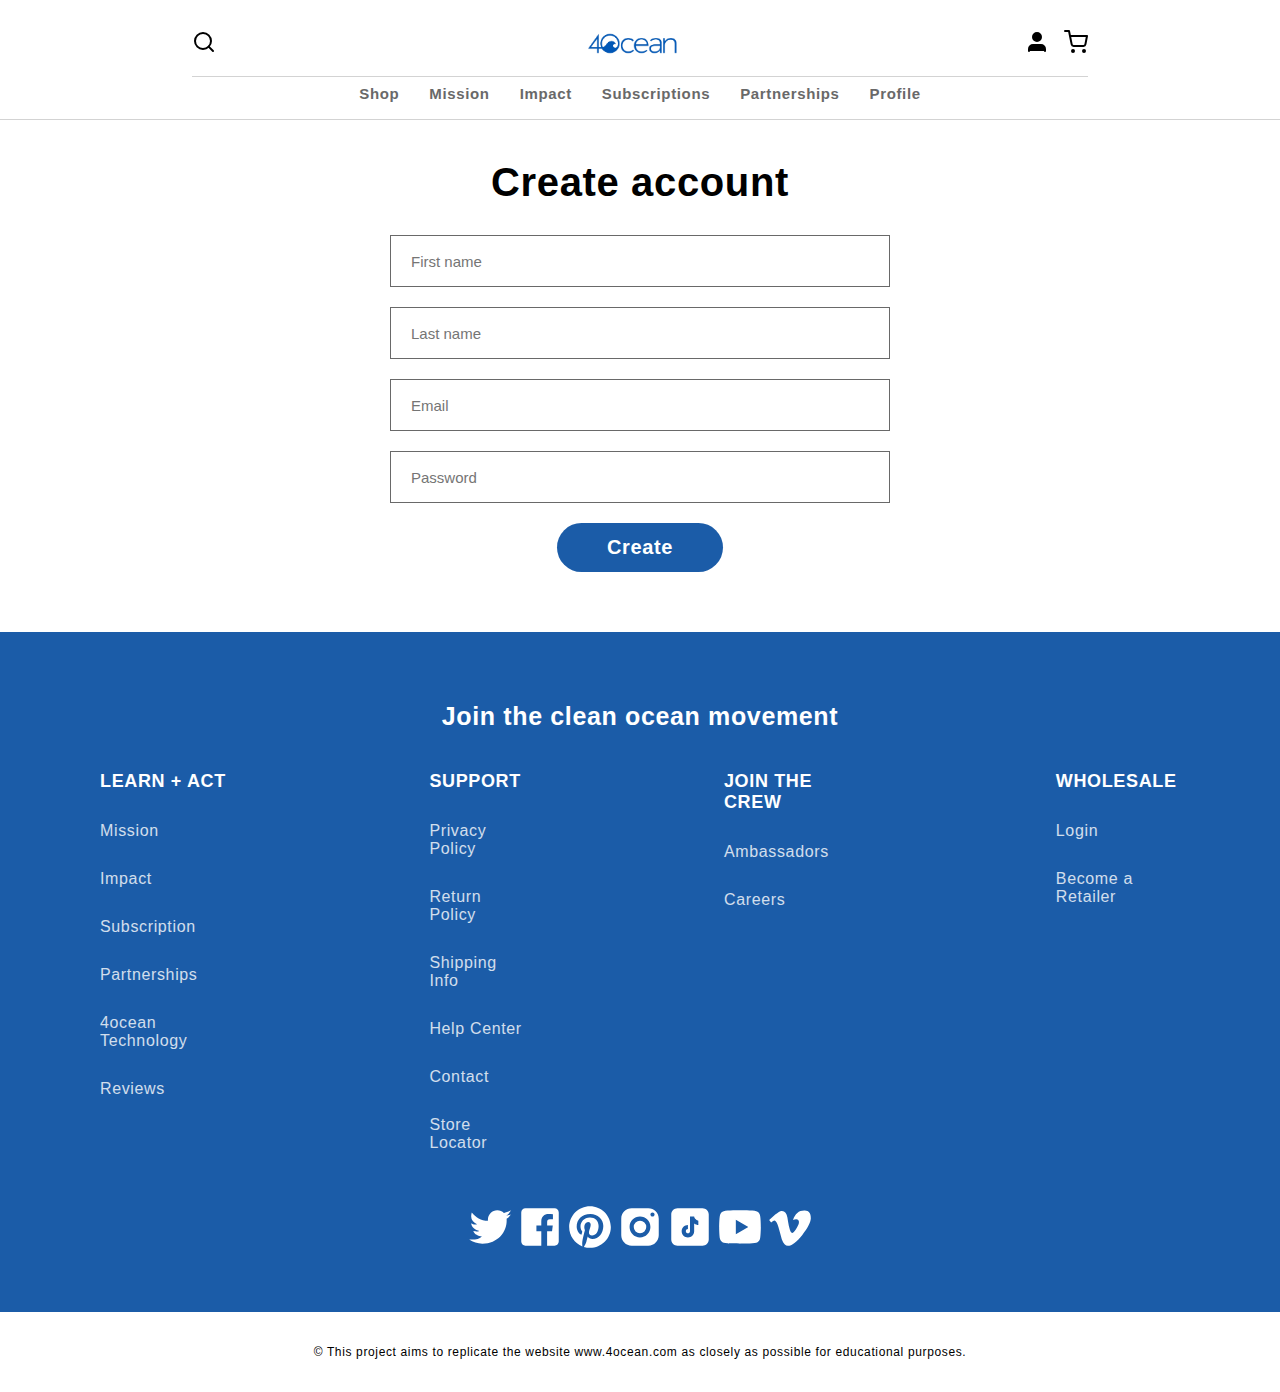
<file: createAccount.html>
<!DOCTYPE html>
<html lang="en">
<head>
    <meta charset="UTF-8">
    <link rel="icon" type="image/png" href="logos/favicon.png"/>
    <title>Create Account | 4ocean</title>
    <link rel="stylesheet" href="styles.css">
    <link rel="stylesheet" href="account.css">
</head>
<body>
<nav>
    <div class="top">
        <div class="icon search">
            <svg viewBox="0 0 24 24" width="24" height="24" stroke="currentColor" stroke-width="2" fill="none"
                 stroke-linecap="round" stroke-linejoin="round" class="css-i6dzq1">
                <circle cx="11" cy="11" r="8"></circle>
                <line x1="21" y1="21" x2="16.65" y2="16.65"></line>
            </svg>
        </div>
        <div class="logo">
            <a href="index.html">
                <img src="logos/logo.avif" alt="logo">
            </a>
        </div>
        <div class="icon rightNav">
            <div class="account">
                <a href="account.html">
                    <svg viewBox="0 0 24 24" width="24" height="24" stroke="currentColor" stroke-width="2" fill="black"
                         stroke-linecap="round" stroke-linejoin="round" class="css-i6dzq1">
                        <path d="M20 21v-2a4 4 0 0 0-4-4H8a4 4 0 0 0-4 4v2"></path>
                        <circle cx="12" cy="7" r="4"></circle>
                    </svg>
                </a>
            </div>
            <div class="cart">
                <svg viewBox="0 0 24 24" width="24" height="24" stroke="currentColor" stroke-width="2" fill="none"
                     stroke-linecap="round" stroke-linejoin="round" class="css-i6dzq1">
                    <circle cx="9" cy="21" r="1"></circle>
                    <circle cx="20" cy="21" r="1"></circle>
                    <path d="M1 1h4l2.68 13.39a2 2 0 0 0 2 1.61h9.72a2 2 0 0 0 2-1.61L23 6H6"></path>
                </svg>
            </div>
        </div>
    </div>
    <div class="navBar">
        <div><a href="#"><span id="shopLink" class="aHover">Shop</span></a></div>
        <div><span>Mission</span></div>
        <div><a href="impact.html"><span class="aHover">Impact</span></a></div>
        <div><a href="subscriptions.html"><span class="aHover">Subscriptions</span></a></div>
        <div><span>Partnerships</span></div>
        <div><a href="account.html"><span class="aHover">Profile</span></a></div>
    </div>
</nav>

<section class="login">
    <div class="loginBackground">
        <h1 class="loginTitle">Create account</h1>
        <form action="#" method="post">
            <input type="text" placeholder="First name" name="name" required>
            <input type="text" placeholder="Last name" name="surname" required>
            <input type="email" placeholder="Email" name="email" required>
            <input type="password" placeholder="Password" name="password" required>
            <button class="loginButt" style="margin-bottom: 40px">Create</button>
        </form>
    </div>
</section>

<section class="footer">
    <h3 class="footerTitle">Join the clean ocean movement</h3>
    <div class="footerBackground">
        <div class="footer-column">
            <h3>LEARN + ACT</h3>
            <a class="footer-link" href="#">Mission</a>
            <a class="footer-link" href="#">Impact</a>
            <a class="footer-link" href="#">Subscription</a>
            <a class="footer-link" href="#">Partnerships</a>
            <a class="footer-link" href="#">4ocean Technology</a>
            <a class="footer-link" href="#">Reviews</a>
        </div>
        <div class="footer-column">
            <h3>SUPPORT</h3>
            <a class="footer-link" href="#">Privacy Policy</a>
            <a class="footer-link" href="#">Return Policy</a>
            <a class="footer-link" href="#">Shipping Info</a>
            <a class="footer-link" href="#">Help Center</a>
            <a class="footer-link" href="#">Contact</a>
            <a class="footer-link" href="#">Store Locator</a>
        </div>
        <div class="footer-column">
            <h3>JOIN THE CREW</h3>
            <a class="footer-link" href="#">Ambassadors</a>
            <a class="footer-link" href="#">Careers</a>
        </div>
        <div class="footer-column">
            <h3>WHOLESALE</h3>
            <a class="footer-link" href="#">Login</a>
            <a class="footer-link" href="#">Become a Retailer</a>
        </div>
    </div>
    <div class="socials">
        <svg xmlns="http://www.w3.org/2000/svg" x="0px" y="0px" width="100" height="100" viewBox="0 0 24 24">
            <path d="M22,3.999c-0.78,0.463-2.345,1.094-3.265,1.276c-0.027,0.007-0.049,0.016-0.075,0.023c-0.813-0.802-1.927-1.299-3.16-1.299 c-2.485,0-4.5,2.015-4.5,4.5c0,0.131-0.011,0.372,0,0.5c-3.353,0-5.905-1.756-7.735-4c-0.199,0.5-0.286,1.29-0.286,2.032 c0,1.401,1.095,2.777,2.8,3.63c-0.314,0.081-0.66,0.139-1.02,0.139c-0.581,0-1.196-0.153-1.759-0.617c0,0.017,0,0.033,0,0.051 c0,1.958,2.078,3.291,3.926,3.662c-0.375,0.221-1.131,0.243-1.5,0.243c-0.26,0-1.18-0.119-1.426-0.165 c0.514,1.605,2.368,2.507,4.135,2.539c-1.382,1.084-2.341,1.486-5.171,1.486H2C3.788,19.145,6.065,20,8.347,20 C15.777,20,20,14.337,20,8.999c0-0.086-0.002-0.266-0.005-0.447C19.995,8.534,20,8.517,20,8.499c0-0.027-0.008-0.053-0.008-0.08 c-0.003-0.136-0.006-0.263-0.009-0.329c0.79-0.57,1.475-1.281,2.017-2.091c-0.725,0.322-1.503,0.538-2.32,0.636 C20.514,6.135,21.699,4.943,22,3.999z"></path>
        </svg>
        <svg xmlns="http://www.w3.org/2000/svg" x="0px" y="0px" width="100" height="100" viewBox="0 0 24 24">
            <path d="M19,3H5C3.895,3,3,3.895,3,5v14c0,1.105,0.895,2,2,2h7.621v-6.961h-2.343v-2.725h2.343V9.309 c0-2.324,1.421-3.591,3.495-3.591c0.699-0.002,1.397,0.034,2.092,0.105v2.43h-1.428c-1.13,0-1.35,0.534-1.35,1.322v1.735h2.7 l-0.351,2.725h-2.365V21H19c1.105,0,2-0.895,2-2V5C21,3.895,20.105,3,19,3z"></path>
        </svg>
        <svg xmlns="http://www.w3.org/2000/svg" x="0px" y="0px" width="100" height="100" viewBox="0 0 24 24">
            <path d="M12,2C6.477,2,2,6.477,2,12c0,4.237,2.636,7.855,6.356,9.312c-0.087-0.791-0.167-2.005,0.035-2.868 c0.182-0.78,1.172-4.971,1.172-4.971s-0.299-0.599-0.299-1.484c0-1.391,0.806-2.428,1.809-2.428c0.853,0,1.265,0.641,1.265,1.408 c0,0.858-0.546,2.141-0.828,3.329c-0.236,0.996,0.499,1.807,1.481,1.807c1.777,0,3.143-1.874,3.143-4.579 c0-2.394-1.72-4.068-4.177-4.068c-2.845,0-4.515,2.134-4.515,4.34c0,0.859,0.331,1.781,0.744,2.282 c0.082,0.099,0.093,0.186,0.069,0.287c-0.076,0.316-0.244,0.995-0.277,1.134c-0.043,0.183-0.145,0.222-0.334,0.133 c-1.249-0.582-2.03-2.408-2.03-3.874c0-3.154,2.292-6.052,6.608-6.052c3.469,0,6.165,2.472,6.165,5.776 c0,3.447-2.173,6.22-5.189,6.22c-1.013,0-1.966-0.527-2.292-1.148c0,0-0.502,1.909-0.623,2.378 c-0.226,0.868-0.835,1.958-1.243,2.622C9.975,21.843,10.969,22,12,22c5.522,0,10-4.478,10-10S17.523,2,12,2z"></path>
        </svg>
        <svg xmlns="http://www.w3.org/2000/svg" x="0px" y="0px" width="100" height="100" viewBox="0 0 24 24">
            <path d="M 8 3 C 5.239 3 3 5.239 3 8 L 3 16 C 3 18.761 5.239 21 8 21 L 16 21 C 18.761 21 21 18.761 21 16 L 21 8 C 21 5.239 18.761 3 16 3 L 8 3 z M 18 5 C 18.552 5 19 5.448 19 6 C 19 6.552 18.552 7 18 7 C 17.448 7 17 6.552 17 6 C 17 5.448 17.448 5 18 5 z M 12 7 C 14.761 7 17 9.239 17 12 C 17 14.761 14.761 17 12 17 C 9.239 17 7 14.761 7 12 C 7 9.239 9.239 7 12 7 z M 12 9 A 3 3 0 0 0 9 12 A 3 3 0 0 0 12 15 A 3 3 0 0 0 15 12 A 3 3 0 0 0 12 9 z"></path>
        </svg>
        <svg xmlns="http://www.w3.org/2000/svg" x="0px" y="0px" width="100" height="100" viewBox="0 0 24 24">
            <path d="M 6 3 C 4.3550302 3 3 4.3550302 3 6 L 3 18 C 3 19.64497 4.3550302 21 6 21 L 18 21 C 19.64497 21 21 19.64497 21 18 L 21 6 C 21 4.3550302 19.64497 3 18 3 L 6 3 z M 12 7 L 14 7 C 14 8.005 15.471 9 16 9 L 16 11 C 15.395 11 14.668 10.734156 14 10.285156 L 14 14 C 14 15.654 12.654 17 11 17 C 9.346 17 8 15.654 8 14 C 8 12.346 9.346 11 11 11 L 11 13 C 10.448 13 10 13.449 10 14 C 10 14.551 10.448 15 11 15 C 11.552 15 12 14.551 12 14 L 12 7 z"></path>
        </svg>
        <svg xmlns="http://www.w3.org/2000/svg" x="0px" y="0px" width="100" height="100" viewBox="0 0 24 24">
            <path d="M21.582,6.186c-0.23-0.86-0.908-1.538-1.768-1.768C18.254,4,12,4,12,4S5.746,4,4.186,4.418 c-0.86,0.23-1.538,0.908-1.768,1.768C2,7.746,2,12,2,12s0,4.254,0.418,5.814c0.23,0.86,0.908,1.538,1.768,1.768 C5.746,20,12,20,12,20s6.254,0,7.814-0.418c0.861-0.23,1.538-0.908,1.768-1.768C22,16.254,22,12,22,12S22,7.746,21.582,6.186z M10,15.464V8.536L16,12L10,15.464z"></path>
        </svg>
        <svg xmlns="http://www.w3.org/2000/svg" x="0px" y="0px" width="100" height="100" viewBox="0 0 24 24">
            <path d="M 21.988281 7.96875 C 21.902344 9.878906 20.539063 12.488281 17.910156 15.804688 C 15.191406 19.269531 12.890625 21 11.007813 21 C 9.84375 21 8.855469 19.945313 8.050781 17.835938 C 7.511719 15.902344 6.976563 13.96875 6.4375 12.035156 C 5.839844 9.925781 5.195313 8.871094 4.511719 8.871094 C 4.359375 8.871094 3.835938 9.179688 2.941406 9.792969 L 2 8.605469 C 2.988281 7.757813 3.960938 6.90625 4.917969 6.058594 C 6.234375 4.941406 7.222656 4.355469 7.882813 4.296875 C 9.4375 4.148438 10.398438 5.191406 10.757813 7.425781 C 11.144531 9.832031 11.414063 11.332031 11.5625 11.917969 C 12.011719 13.914063 12.507813 14.910156 13.046875 14.910156 C 13.464844 14.910156 14.09375 14.265625 14.933594 12.96875 C 15.769531 11.671875 16.21875 10.6875 16.277344 10.007813 C 16.398438 8.890625 15.949219 8.328125 14.933594 8.328125 C 14.453125 8.328125 13.960938 8.4375 13.453125 8.652344 C 14.433594 5.496094 16.3125 3.964844 19.085938 4.050781 C 21.140625 4.109375 22.109375 5.414063 21.988281 7.96875 Z"></path>
        </svg>
    </div>
</section>

<footer>
    <p>© This project aims to replicate the website www.4ocean.com as closely as possible for educational purposes.</p>
</footer>
</body>
</html>
</file>
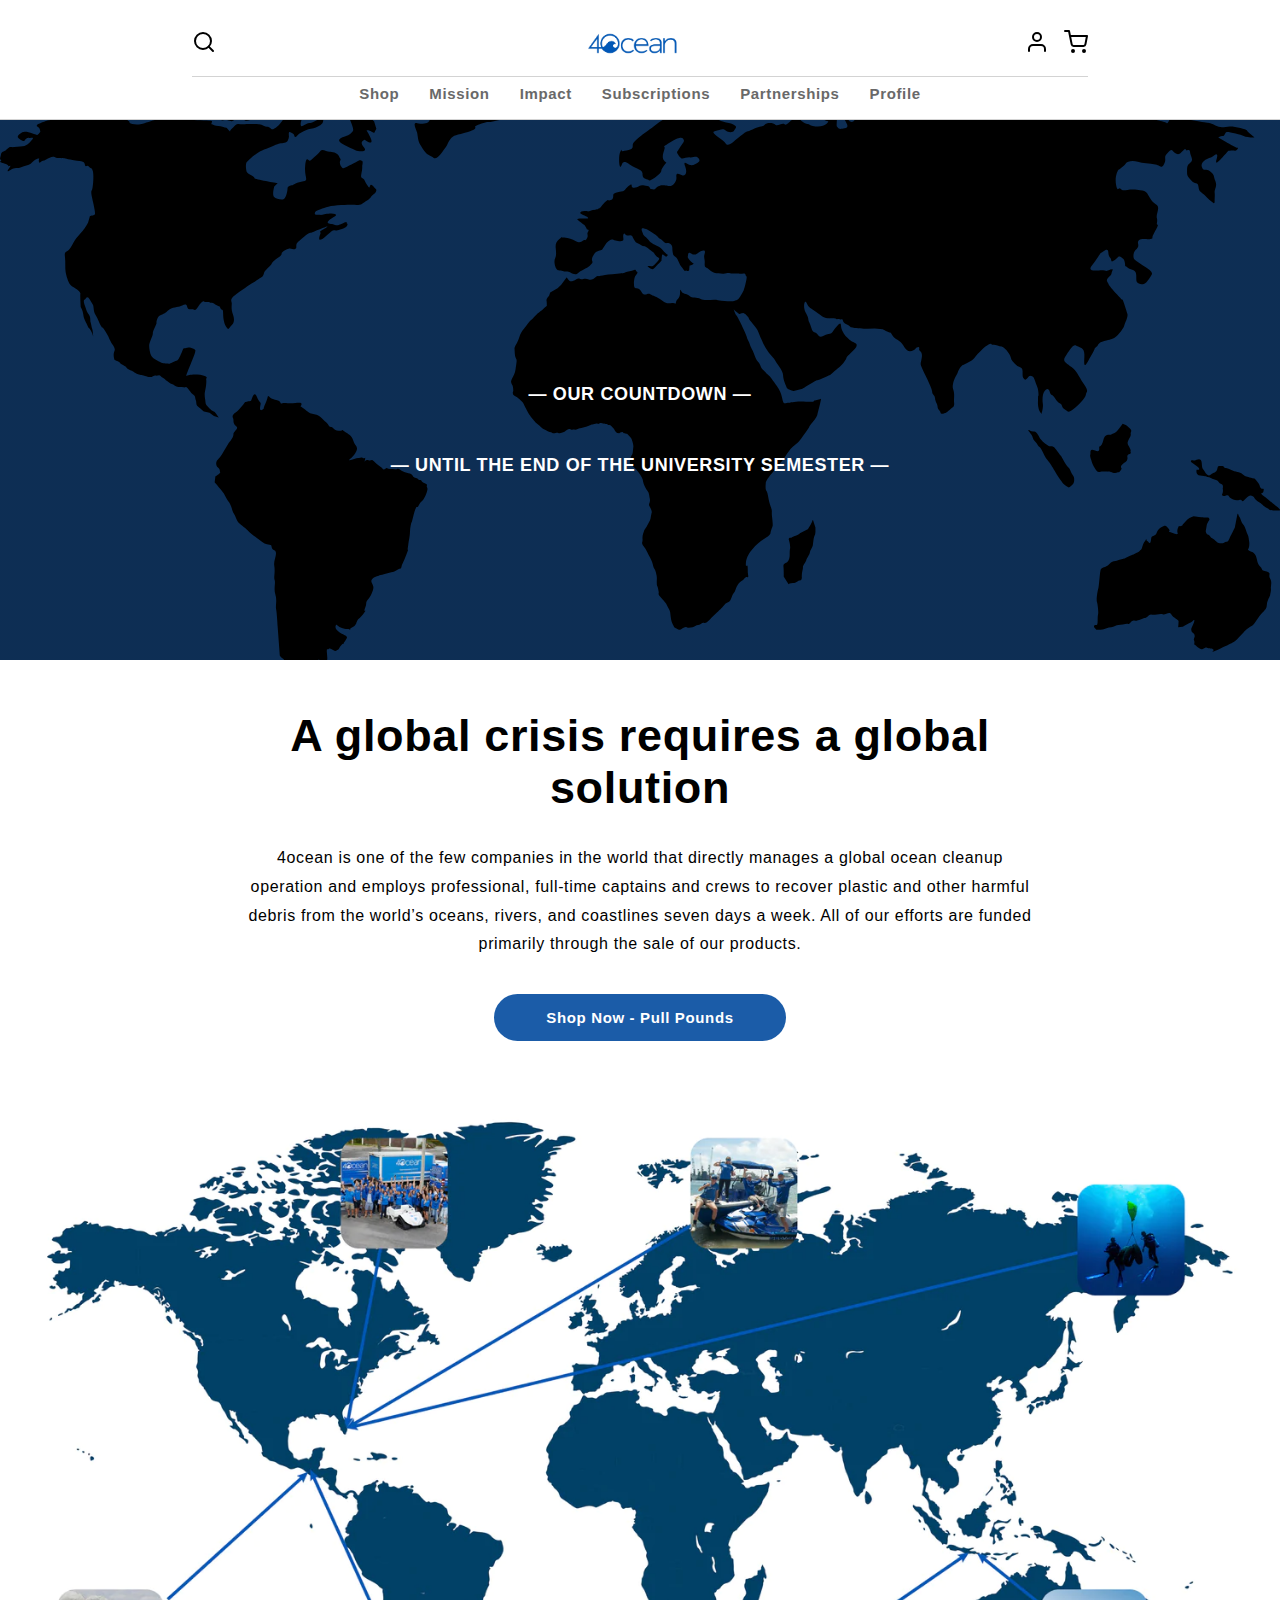
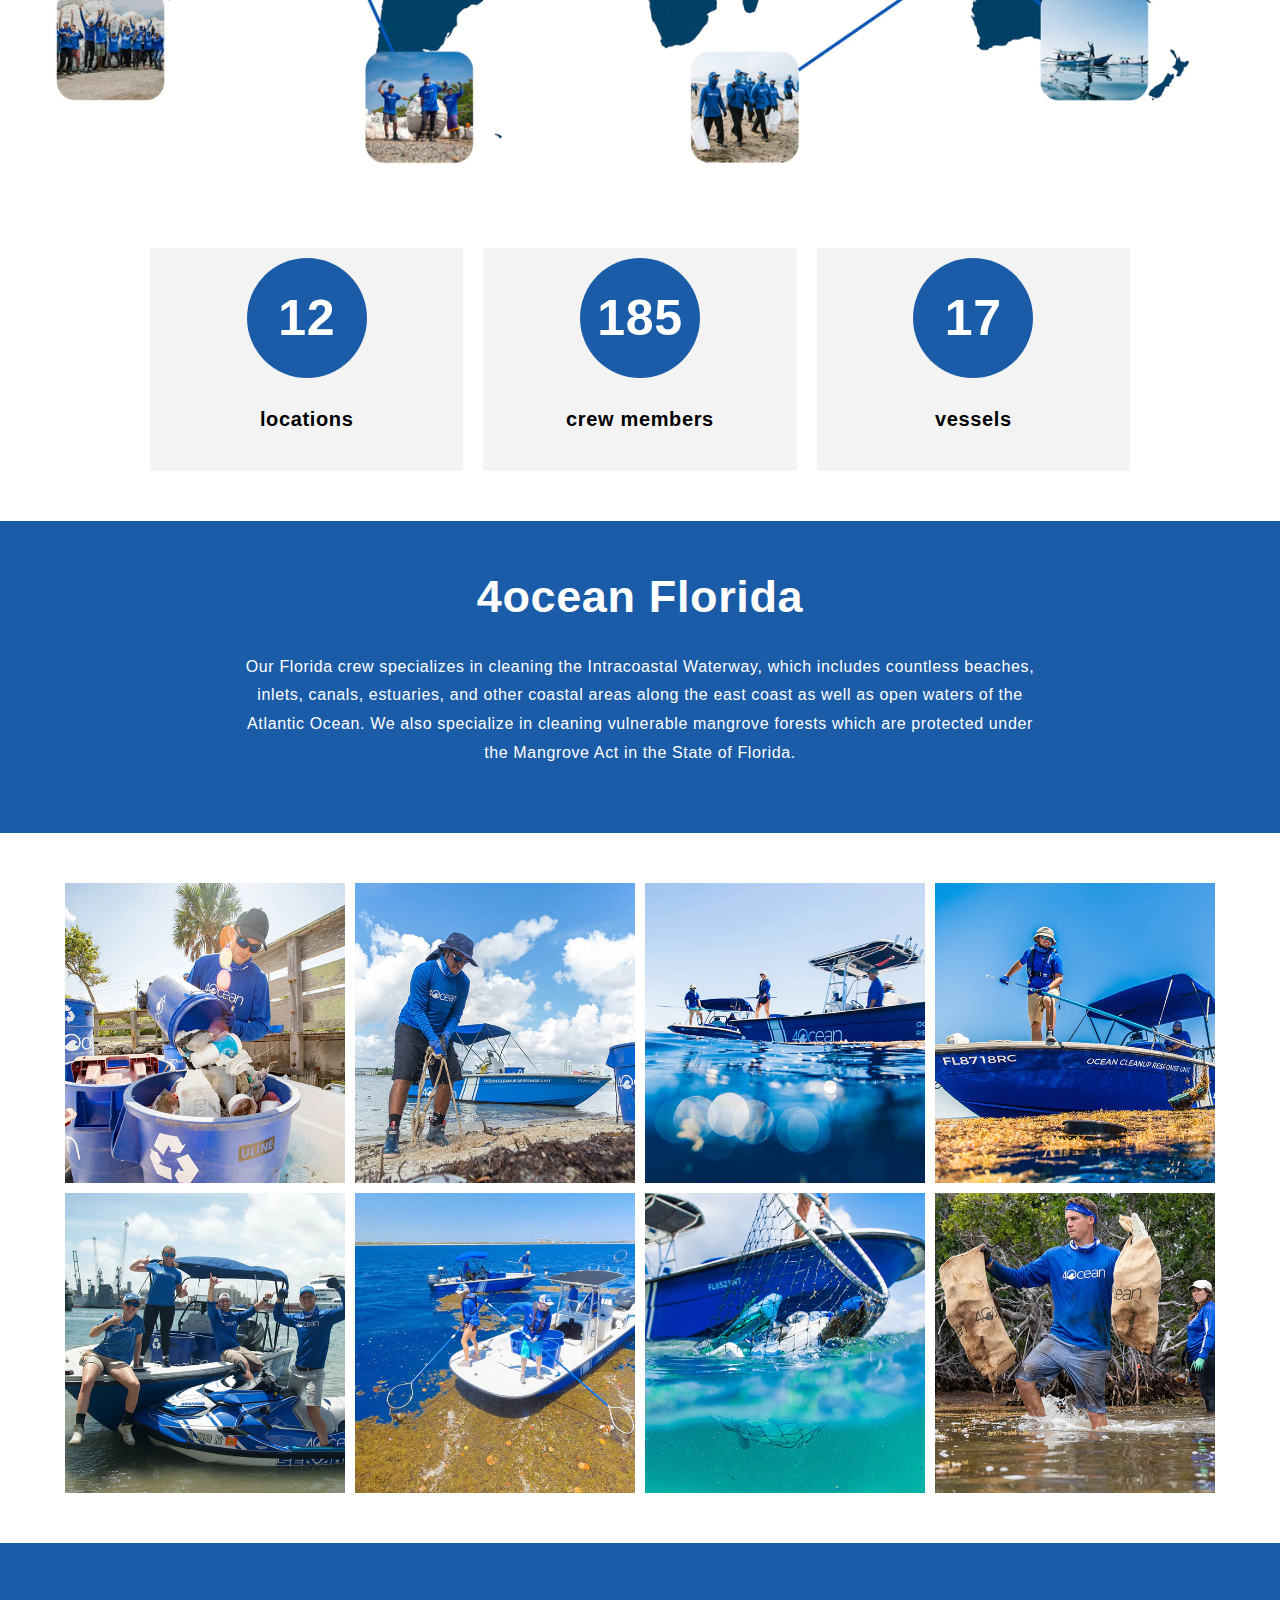
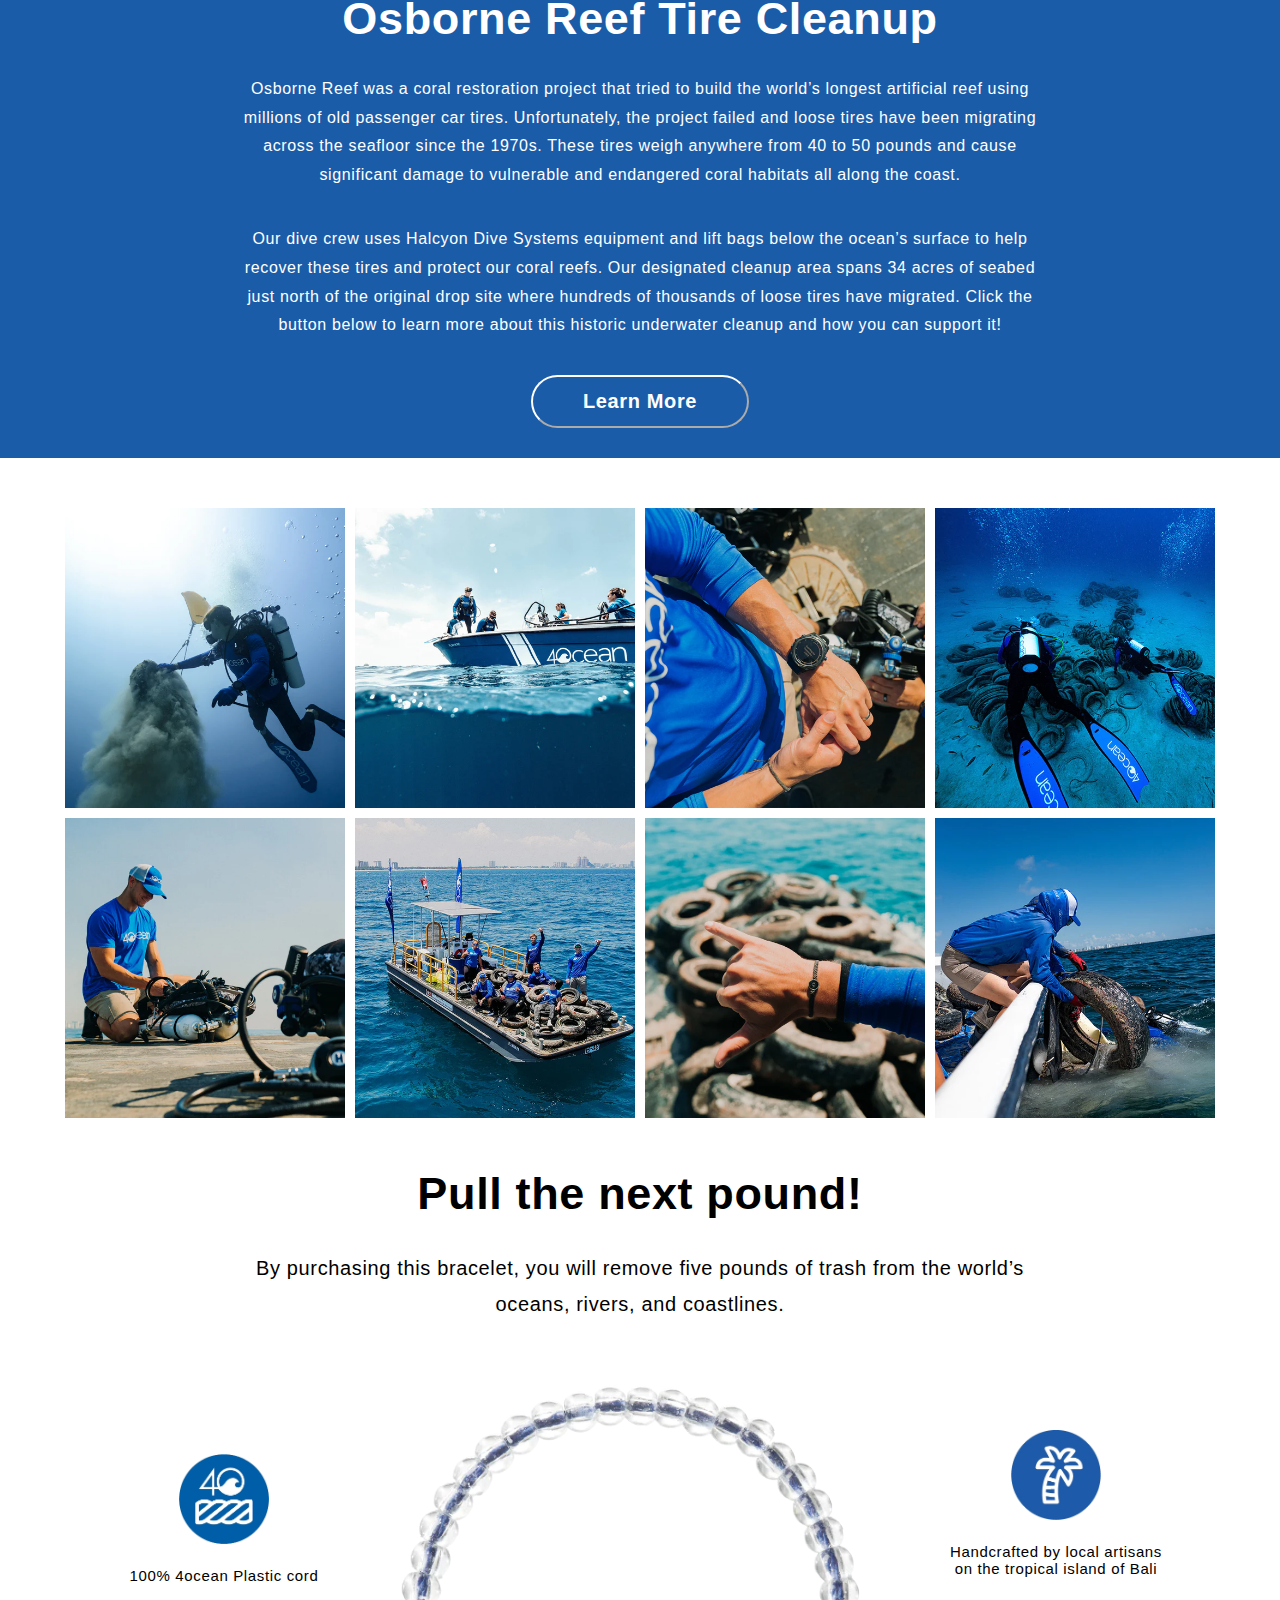
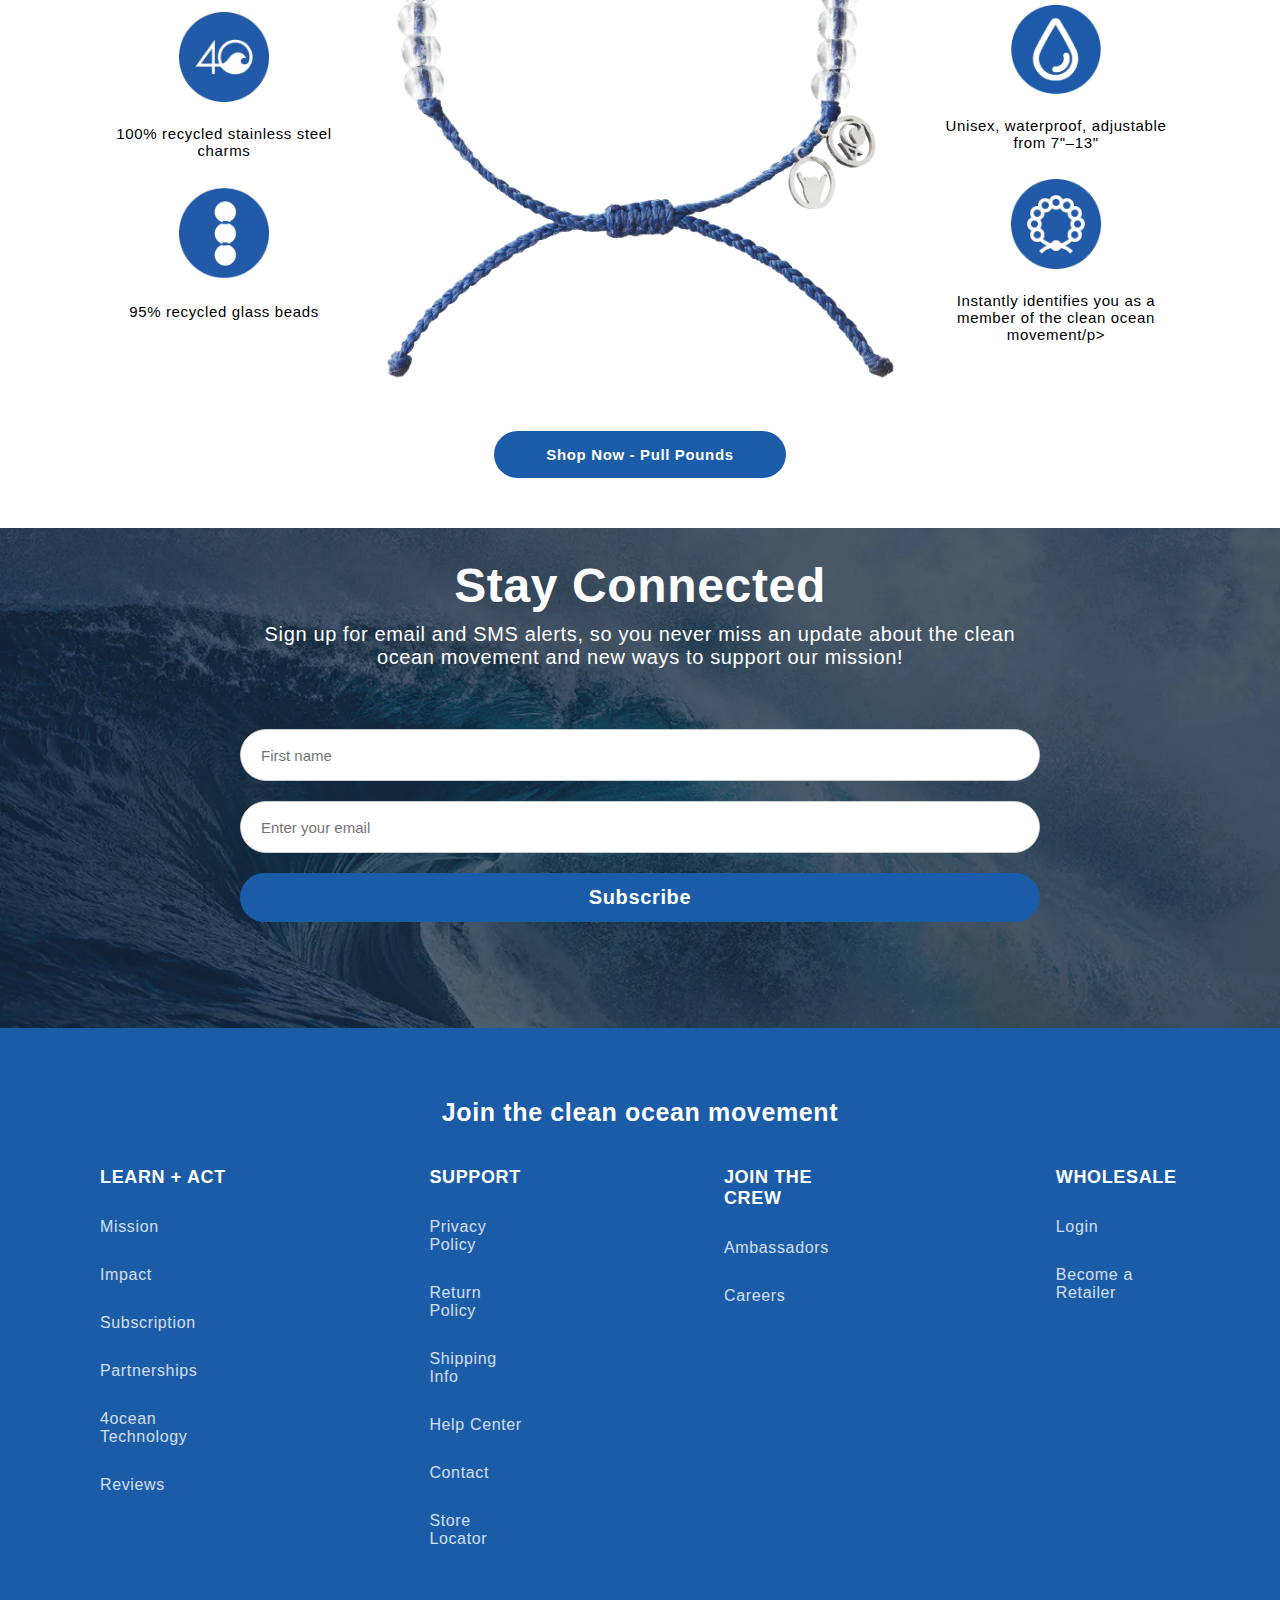
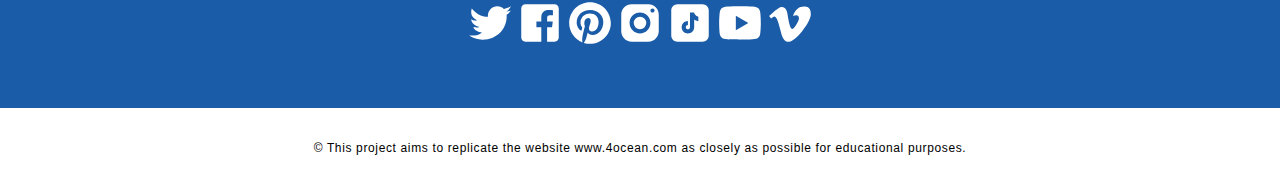
<file: impact.html>
<!DOCTYPE html>
<html lang="en">
<head>
    <meta charset="UTF-8">
    <link rel="icon" type="image/png" href="logos/favicon.png"/>
    <title>Impact | 4ocean</title>
    <link rel="stylesheet" href="styles.css">
    <link rel="stylesheet" href="impact.css">
</head>
<body>
<nav>
    <div class="top">
        <div class="icon search">
            <svg viewBox="0 0 24 24" width="24" height="24" stroke="currentColor" stroke-width="2" fill="none"
                 stroke-linecap="round" stroke-linejoin="round" class="css-i6dzq1">
                <circle cx="11" cy="11" r="8"></circle>
                <line x1="21" y1="21" x2="16.65" y2="16.65"></line>
            </svg>
        </div>
        <div class="logo">
            <a href="index.html">
                <img src="logos/logo.avif" alt="logo">
            </a>
        </div>
        <div class="icon rightNav">
            <div class="account">
                <a href="account.html">
                    <svg viewBox="0 0 24 24" width="24" height="24" stroke="currentColor" stroke-width="2" fill="none"
                         stroke-linecap="round" stroke-linejoin="round" class="css-i6dzq1">
                        <path d="M20 21v-2a4 4 0 0 0-4-4H8a4 4 0 0 0-4 4v2"></path>
                        <circle cx="12" cy="7" r="4"></circle>
                    </svg>
                </a>
            </div>
            <div class="cart">
                <svg viewBox="0 0 24 24" width="24" height="24" stroke="currentColor" stroke-width="2" fill="none"
                     stroke-linecap="round" stroke-linejoin="round" class="css-i6dzq1">
                    <circle cx="9" cy="21" r="1"></circle>
                    <circle cx="20" cy="21" r="1"></circle>
                    <path d="M1 1h4l2.68 13.39a2 2 0 0 0 2 1.61h9.72a2 2 0 0 0 2-1.61L23 6H6"></path>
                </svg>
            </div>
        </div>
    </div>
    <div class="navBar">
        <div><a href="#"><span id="shopLink" class="aHover">Shop</span></a></div>
        <div><span>Mission</span></div>
        <div><a href="impact.html"><span class="aHover">Impact</span></a></div>
        <div><a href="subscriptions.html"><span class="aHover">Subscriptions</span></a></div>
        <div><span>Partnerships</span></div>
        <div><a href="account.html"><span class="aHover">Profile</span></a></div>
    </div>
</nav>


<div class="heroImpact">
    <div class="heroText">
        <div>
            <span class="countdownText">— OUR COUNTDOWN —</span>
            <div id="countdown">
                <script type="module" src="countdown.js"></script>
            </div>
            <span class="countdownText">— UNTIL THE END OF THE UNIVERSITY SEMESTER —</span>
        </div>
    </div>
</div>

<section class="map">
    <div class="mapTxtContainer">
        <h2 class="mapTitle">A global crisis requires a global solution</h2>
        <span class="mapSubt">4ocean is one of the few companies in the world that directly
            manages a global ocean cleanup operation and employs professional, full-time captains and crews
            to recover plastic and other harmful debris from the world’s oceans, rivers, and coastlines
            seven days a week. All of our efforts are funded primarily through the sale of our products.</span>
        <button class="mapButt">Shop Now - Pull Pounds</button>
    </div>
    <div class="mapImg">
        <img src="img/map.png" alt="mapa">
    </div>
    <div class="mapContainer">
        <div class="locations">
            <div class="number">12</div>
            <span class="mapText">locations</span>
        </div>
        <div class="crew">
            <div class="number">185</div>
            <span class="mapText">crew members</span>
        </div>
        <div class="vessels">
            <div class="number">17</div>
            <span class="mapText">vessels</span>
        </div>
    </div>
</section>

<section class="blueBox">
    <div class="blueContainer">
        <h3 class="mapTitle boxTitle">4ocean Florida</h3>
        <span class="mapSubt boxSubt">
            Our Florida crew specializes in cleaning the Intracoastal Waterway, which includes countless
            beaches, inlets, canals, estuaries, and other coastal areas along the east coast as well as
            open waters of the Atlantic Ocean. We also specialize in cleaning vulnerable mangrove forests
            which are protected under the Mangrove Act in the State of Florida.
        </span>
    </div>
</section>

<section class="photos">
    <div class="photosContainer">
        <div class="photo">
            <img src="img/Florida-Cleanups_1.webp" alt="photo">
        </div>
        <div class="photo">
            <img src="img/Florida-Cleanups_2.webp" alt="photo">
        </div>
        <div class="photo">
            <img src="img/Florida-Cleanups_3.webp" alt="photo">
        </div>
        <div class="photo">
            <img src="img/Florida-Cleanups_4.webp" alt="photo">
        </div>
        <div class="photo">
            <img src="img/Florida-Cleanups_5.webp" alt="photo">
        </div>
        <div class="photo">
            <img src="img/Florida-Cleanups_6.webp" alt="photo">
        </div>
        <div class="photo">
            <img src="img/Florida-Cleanups_7.webp" alt="photo">
        </div>
        <div class="photo">
            <img src="img/Florida-Cleanups_8.webp" alt="photo">
        </div>
    </div>
</section>

<section class="blueBox">
    <div class="blueContainer">
        <h3 class="mapTitle boxTitle">Osborne Reef Tire Cleanup</h3>
        <span class="mapSubt boxSubt">
            Osborne Reef was a coral restoration project that tried to build the world’s longest
            artificial reef using millions of old passenger car tires. Unfortunately, the
            project failed and loose tires have been migrating across the seafloor since
            the 1970s. These tires weigh anywhere from 40 to 50 pounds and cause significant
            damage to vulnerable and endangered coral habitats all along the coast.
        </span>
        <span class="mapSubt boxSubt">
        Our dive crew uses Halcyon Dive Systems equipment and lift bags below the ocean’s surface
        to help recover these tires and protect our coral reefs. Our designated cleanup area spans
        34 acres of seabed just north of the original drop site where hundreds of thousands of
        loose tires have migrated. Click the button below to learn more about this historic
        underwater cleanup and how you can support it!
            </span>
        <button class="blueButt">Learn More</button>
    </div>
</section>

<section class="photos">
    <div class="photosContainer">
        <div class="photo">
            <img src="img/Osborne-Reef-1.webp" alt="photo">
        </div>
        <div class="photo">
            <img src="img/Osborne-Reef-2.webp" alt="photo">
        </div>
        <div class="photo">
            <img src="img/Osborne-Reef-3.webp" alt="photo">
        </div>
        <div class="photo">
            <img src="img/Osborne-Reef-4.webp" alt="photo">
        </div>
        <div class="photo">
            <img src="img/Osborne-Reef-5.webp" alt="photo">
        </div>
        <div class="photo">
            <img src="img/Osborne-Reef-6.webp" alt="photo">
        </div>
        <div class="photo">
            <img src="img/Osborne-Reef-7.webp" alt="photo">
        </div>
        <div class="photo">
            <img src="img/Osborne-Reef-8.webp" alt="photo">
        </div>
    </div>
</section>


<div class="braceletTitle">
    <h2 class="mapTitle">Pull the next pound!</h2>
    <span class="mapSubt" style="font-size: 20px">By purchasing this bracelet, you will remove five
        pounds of trash from the world’s oceans, rivers, and coastlines.</span>
</div>
<div class="braceletBlock">
    <section class="bracelet">

        <div class="leftBracelet">
            <div class="braceletObject2">
                <div class="braceletImage">
                    <img src="logos/bracelet11.avif" alt="logo">
                </div>
                <div class="text">
                    <p>100% 4ocean Plastic cord </p>
                </div>
            </div>
            <div class="braceletObject2">
                <div class="braceletImage">
                    <img src="logos/bracelet22.avif" alt="logo">
                </div>
                <div class="text">
                    <p>100% recycled stainless steel charms</p>
                </div>
            </div>
            <div class="braceletObject2">
                <div class="braceletImage">
                    <img src="logos/bracelet33.avif" alt="logo">
                </div>
                <div class="text">
                    <p>95% recycled glass beads</p>
                </div>
            </div>
        </div>

        <div class="middleBracelet">
            <img src="img/bracelet.png" alt="bracelet">
        </div>

        <div class="rightBracelet">
            <div class="braceletObject2">
                <div class="braceletImage">
                    <img src="logos/bracelet44.avif" alt="logo">
                </div>
                <div class="text">
                    <p>Handcrafted by local artisans on the tropical island of Bali</p>
                </div>
            </div>
            <div class="braceletObject2">
                <div class="braceletImage">
                    <img src="logos/bracelet55.avif" alt="logo">
                </div>
                <div class="text">
                    <p>Unisex, waterproof, adjustable from 7"–13"</p>
                </div>
            </div>
            <div class="braceletObject2">
                <div class="braceletImage">
                    <img src="logos/bracelet66.avif" alt="logo">
                </div>
                <div class="text">
                    <p>Instantly identifies you as a member of the clean ocean movement/p>
                </div>
            </div>
        </div>
    </section>
</div>
<button class="mapButt braceletButton">Shop Now - Pull Pounds</button>


<section class="form">
    <div class="formBackground">
        <h1 class="formTitle">Stay Connected</h1>
        <p class="formParag">Sign up for email and SMS alerts, so you never miss an update about the clean ocean
            movement and new ways to
            support our mission!</p>
        <form action="#" method="post">
            <input type="text" placeholder="First name" name="first_name" required>
            <input type="email" placeholder="Enter your email" name="email" required>
            <button class="submitButt">Subscribe</button>
        </form>
    </div>
</section>

<section class="footer">
    <h3 class="footerTitle">Join the clean ocean movement</h3>
    <div class="footerBackground">
        <div class="footer-column">
            <h3>LEARN + ACT</h3>
            <a class="footer-link" href="#">Mission</a>
            <a class="footer-link" href="#">Impact</a>
            <a class="footer-link" href="#">Subscription</a>
            <a class="footer-link" href="#">Partnerships</a>
            <a class="footer-link" href="#">4ocean Technology</a>
            <a class="footer-link" href="#">Reviews</a>
        </div>
        <div class="footer-column">
            <h3>SUPPORT</h3>
            <a class="footer-link" href="#">Privacy Policy</a>
            <a class="footer-link" href="#">Return Policy</a>
            <a class="footer-link" href="#">Shipping Info</a>
            <a class="footer-link" href="#">Help Center</a>
            <a class="footer-link" href="#">Contact</a>
            <a class="footer-link" href="#">Store Locator</a>
        </div>
        <div class="footer-column">
            <h3>JOIN THE CREW</h3>
            <a class="footer-link" href="#">Ambassadors</a>
            <a class="footer-link" href="#">Careers</a>
        </div>
        <div class="footer-column">
            <h3>WHOLESALE</h3>
            <a class="footer-link" href="#">Login</a>
            <a class="footer-link" href="#">Become a Retailer</a>
        </div>
    </div>
    <div class="socials">
        <svg xmlns="http://www.w3.org/2000/svg" x="0px" y="0px" width="100" height="100" viewBox="0 0 24 24">
            <path d="M22,3.999c-0.78,0.463-2.345,1.094-3.265,1.276c-0.027,0.007-0.049,0.016-0.075,0.023c-0.813-0.802-1.927-1.299-3.16-1.299 c-2.485,0-4.5,2.015-4.5,4.5c0,0.131-0.011,0.372,0,0.5c-3.353,0-5.905-1.756-7.735-4c-0.199,0.5-0.286,1.29-0.286,2.032 c0,1.401,1.095,2.777,2.8,3.63c-0.314,0.081-0.66,0.139-1.02,0.139c-0.581,0-1.196-0.153-1.759-0.617c0,0.017,0,0.033,0,0.051 c0,1.958,2.078,3.291,3.926,3.662c-0.375,0.221-1.131,0.243-1.5,0.243c-0.26,0-1.18-0.119-1.426-0.165 c0.514,1.605,2.368,2.507,4.135,2.539c-1.382,1.084-2.341,1.486-5.171,1.486H2C3.788,19.145,6.065,20,8.347,20 C15.777,20,20,14.337,20,8.999c0-0.086-0.002-0.266-0.005-0.447C19.995,8.534,20,8.517,20,8.499c0-0.027-0.008-0.053-0.008-0.08 c-0.003-0.136-0.006-0.263-0.009-0.329c0.79-0.57,1.475-1.281,2.017-2.091c-0.725,0.322-1.503,0.538-2.32,0.636 C20.514,6.135,21.699,4.943,22,3.999z"></path>
        </svg>
        <svg xmlns="http://www.w3.org/2000/svg" x="0px" y="0px" width="100" height="100" viewBox="0 0 24 24">
            <path d="M19,3H5C3.895,3,3,3.895,3,5v14c0,1.105,0.895,2,2,2h7.621v-6.961h-2.343v-2.725h2.343V9.309 c0-2.324,1.421-3.591,3.495-3.591c0.699-0.002,1.397,0.034,2.092,0.105v2.43h-1.428c-1.13,0-1.35,0.534-1.35,1.322v1.735h2.7 l-0.351,2.725h-2.365V21H19c1.105,0,2-0.895,2-2V5C21,3.895,20.105,3,19,3z"></path>
        </svg>
        <svg xmlns="http://www.w3.org/2000/svg" x="0px" y="0px" width="100" height="100" viewBox="0 0 24 24">
            <path d="M12,2C6.477,2,2,6.477,2,12c0,4.237,2.636,7.855,6.356,9.312c-0.087-0.791-0.167-2.005,0.035-2.868 c0.182-0.78,1.172-4.971,1.172-4.971s-0.299-0.599-0.299-1.484c0-1.391,0.806-2.428,1.809-2.428c0.853,0,1.265,0.641,1.265,1.408 c0,0.858-0.546,2.141-0.828,3.329c-0.236,0.996,0.499,1.807,1.481,1.807c1.777,0,3.143-1.874,3.143-4.579 c0-2.394-1.72-4.068-4.177-4.068c-2.845,0-4.515,2.134-4.515,4.34c0,0.859,0.331,1.781,0.744,2.282 c0.082,0.099,0.093,0.186,0.069,0.287c-0.076,0.316-0.244,0.995-0.277,1.134c-0.043,0.183-0.145,0.222-0.334,0.133 c-1.249-0.582-2.03-2.408-2.03-3.874c0-3.154,2.292-6.052,6.608-6.052c3.469,0,6.165,2.472,6.165,5.776 c0,3.447-2.173,6.22-5.189,6.22c-1.013,0-1.966-0.527-2.292-1.148c0,0-0.502,1.909-0.623,2.378 c-0.226,0.868-0.835,1.958-1.243,2.622C9.975,21.843,10.969,22,12,22c5.522,0,10-4.478,10-10S17.523,2,12,2z"></path>
        </svg>
        <svg xmlns="http://www.w3.org/2000/svg" x="0px" y="0px" width="100" height="100" viewBox="0 0 24 24">
            <path d="M 8 3 C 5.239 3 3 5.239 3 8 L 3 16 C 3 18.761 5.239 21 8 21 L 16 21 C 18.761 21 21 18.761 21 16 L 21 8 C 21 5.239 18.761 3 16 3 L 8 3 z M 18 5 C 18.552 5 19 5.448 19 6 C 19 6.552 18.552 7 18 7 C 17.448 7 17 6.552 17 6 C 17 5.448 17.448 5 18 5 z M 12 7 C 14.761 7 17 9.239 17 12 C 17 14.761 14.761 17 12 17 C 9.239 17 7 14.761 7 12 C 7 9.239 9.239 7 12 7 z M 12 9 A 3 3 0 0 0 9 12 A 3 3 0 0 0 12 15 A 3 3 0 0 0 15 12 A 3 3 0 0 0 12 9 z"></path>
        </svg>
        <svg xmlns="http://www.w3.org/2000/svg" x="0px" y="0px" width="100" height="100" viewBox="0 0 24 24">
            <path d="M 6 3 C 4.3550302 3 3 4.3550302 3 6 L 3 18 C 3 19.64497 4.3550302 21 6 21 L 18 21 C 19.64497 21 21 19.64497 21 18 L 21 6 C 21 4.3550302 19.64497 3 18 3 L 6 3 z M 12 7 L 14 7 C 14 8.005 15.471 9 16 9 L 16 11 C 15.395 11 14.668 10.734156 14 10.285156 L 14 14 C 14 15.654 12.654 17 11 17 C 9.346 17 8 15.654 8 14 C 8 12.346 9.346 11 11 11 L 11 13 C 10.448 13 10 13.449 10 14 C 10 14.551 10.448 15 11 15 C 11.552 15 12 14.551 12 14 L 12 7 z"></path>
        </svg>
        <svg xmlns="http://www.w3.org/2000/svg" x="0px" y="0px" width="100" height="100" viewBox="0 0 24 24">
            <path d="M21.582,6.186c-0.23-0.86-0.908-1.538-1.768-1.768C18.254,4,12,4,12,4S5.746,4,4.186,4.418 c-0.86,0.23-1.538,0.908-1.768,1.768C2,7.746,2,12,2,12s0,4.254,0.418,5.814c0.23,0.86,0.908,1.538,1.768,1.768 C5.746,20,12,20,12,20s6.254,0,7.814-0.418c0.861-0.23,1.538-0.908,1.768-1.768C22,16.254,22,12,22,12S22,7.746,21.582,6.186z M10,15.464V8.536L16,12L10,15.464z"></path>
        </svg>
        <svg xmlns="http://www.w3.org/2000/svg" x="0px" y="0px" width="100" height="100" viewBox="0 0 24 24">
            <path d="M 21.988281 7.96875 C 21.902344 9.878906 20.539063 12.488281 17.910156 15.804688 C 15.191406 19.269531 12.890625 21 11.007813 21 C 9.84375 21 8.855469 19.945313 8.050781 17.835938 C 7.511719 15.902344 6.976563 13.96875 6.4375 12.035156 C 5.839844 9.925781 5.195313 8.871094 4.511719 8.871094 C 4.359375 8.871094 3.835938 9.179688 2.941406 9.792969 L 2 8.605469 C 2.988281 7.757813 3.960938 6.90625 4.917969 6.058594 C 6.234375 4.941406 7.222656 4.355469 7.882813 4.296875 C 9.4375 4.148438 10.398438 5.191406 10.757813 7.425781 C 11.144531 9.832031 11.414063 11.332031 11.5625 11.917969 C 12.011719 13.914063 12.507813 14.910156 13.046875 14.910156 C 13.464844 14.910156 14.09375 14.265625 14.933594 12.96875 C 15.769531 11.671875 16.21875 10.6875 16.277344 10.007813 C 16.398438 8.890625 15.949219 8.328125 14.933594 8.328125 C 14.453125 8.328125 13.960938 8.4375 13.453125 8.652344 C 14.433594 5.496094 16.3125 3.964844 19.085938 4.050781 C 21.140625 4.109375 22.109375 5.414063 21.988281 7.96875 Z"></path>
        </svg>
    </div>
</section>

<footer>
    <p>© This project aims to replicate the website www.4ocean.com as closely as possible for educational purposes.</p>
</footer>
</body>
</html>
</file>
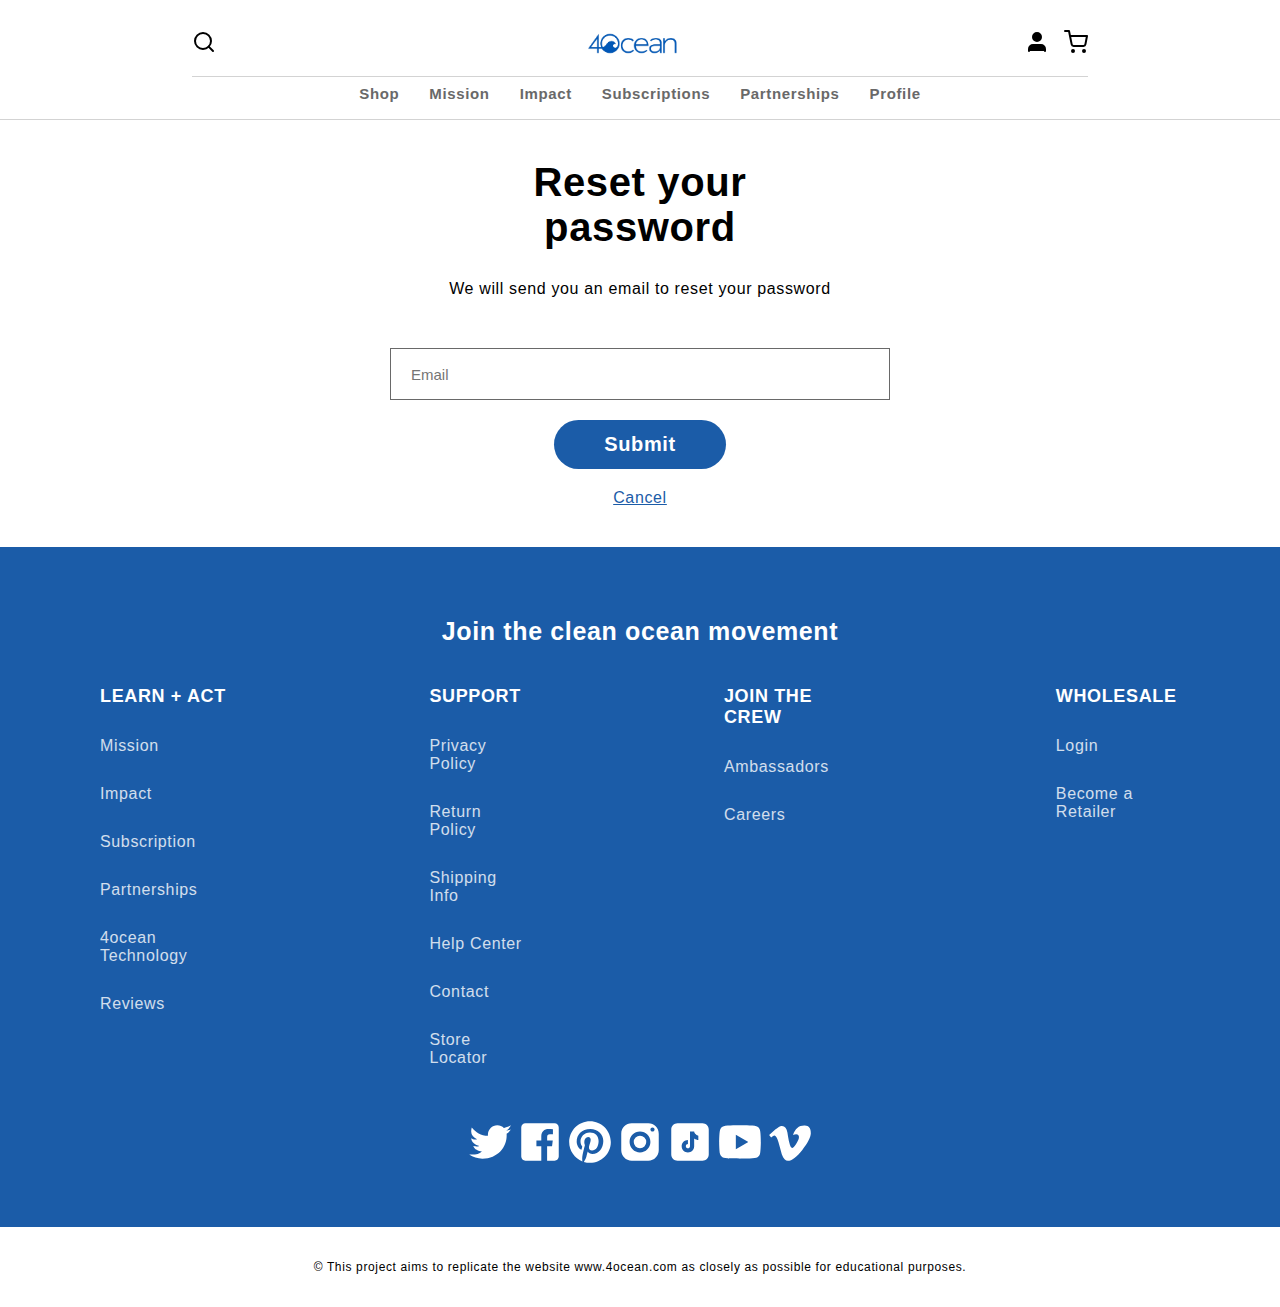
<file: resetPass.html>
<!DOCTYPE html>
<html lang="en">
<head>
    <meta charset="UTF-8">
    <link rel="icon" type="image/png" href="logos/favicon.png"/>
    <title>Reset password | 4ocean</title>
    <link rel="stylesheet" href="styles.css">
    <link rel="stylesheet" href="account.css">
</head>
<body>
<nav>
    <div class="top">
        <div class="icon search">
            <svg viewBox="0 0 24 24" width="24" height="24" stroke="currentColor" stroke-width="2" fill="none"
                 stroke-linecap="round" stroke-linejoin="round" class="css-i6dzq1">
                <circle cx="11" cy="11" r="8"></circle>
                <line x1="21" y1="21" x2="16.65" y2="16.65"></line>
            </svg>
        </div>
        <div class="logo">
            <a href="index.html">
                <img src="logos/logo.avif" alt="logo">
            </a>
        </div>
        <div class="icon rightNav">
            <div class="account">
                <a href="account.html">
                    <svg viewBox="0 0 24 24" width="24" height="24" stroke="currentColor" stroke-width="2" fill="black"
                         stroke-linecap="round" stroke-linejoin="round" class="css-i6dzq1">
                        <path d="M20 21v-2a4 4 0 0 0-4-4H8a4 4 0 0 0-4 4v2"></path>
                        <circle cx="12" cy="7" r="4"></circle>
                    </svg>
                </a>
            </div>
            <div class="cart">
                <svg viewBox="0 0 24 24" width="24" height="24" stroke="currentColor" stroke-width="2" fill="none"
                     stroke-linecap="round" stroke-linejoin="round" class="css-i6dzq1">
                    <circle cx="9" cy="21" r="1"></circle>
                    <circle cx="20" cy="21" r="1"></circle>
                    <path d="M1 1h4l2.68 13.39a2 2 0 0 0 2 1.61h9.72a2 2 0 0 0 2-1.61L23 6H6"></path>
                </svg>
            </div>
        </div>
    </div>
    <div class="navBar">
        <div><a href="#"><span id="shopLink" class="aHover">Shop</span></a></div>
        <div><span>Mission</span></div>
        <div><a href="impact.html"><span class="aHover">Impact</span></a></div>
        <div><a href="subscriptions.html"><span class="aHover">Subscriptions</span></a></div>
        <div><span>Partnerships</span></div>
        <div><a href="account.html"><span class="aHover">Profile</span></a></div>
    </div>
</nav>

<section class="login">
    <div class="loginBackground">
        <h1 class="loginTitle">Reset your <br>password</h1>
        <p class="resetParag">We will send you an email to reset your password</p>
        <form action="#" method="post">
            <input type="email" placeholder="Email" name="email" required>
            <button class="loginButt">Submit</button>
            <a class="cancel createAccount" href="account.html">Cancel</a>
        </form>
    </div>
</section>

<section class="footer">
    <h3 class="footerTitle">Join the clean ocean movement</h3>
    <div class="footerBackground">
        <div class="footer-column">
            <h3>LEARN + ACT</h3>
            <a class="footer-link" href="#">Mission</a>
            <a class="footer-link" href="#">Impact</a>
            <a class="footer-link" href="#">Subscription</a>
            <a class="footer-link" href="#">Partnerships</a>
            <a class="footer-link" href="#">4ocean Technology</a>
            <a class="footer-link" href="#">Reviews</a>
        </div>
        <div class="footer-column">
            <h3>SUPPORT</h3>
            <a class="footer-link" href="#">Privacy Policy</a>
            <a class="footer-link" href="#">Return Policy</a>
            <a class="footer-link" href="#">Shipping Info</a>
            <a class="footer-link" href="#">Help Center</a>
            <a class="footer-link" href="#">Contact</a>
            <a class="footer-link" href="#">Store Locator</a>
        </div>
        <div class="footer-column">
            <h3>JOIN THE CREW</h3>
            <a class="footer-link" href="#">Ambassadors</a>
            <a class="footer-link" href="#">Careers</a>
        </div>
        <div class="footer-column">
            <h3>WHOLESALE</h3>
            <a class="footer-link" href="#">Login</a>
            <a class="footer-link" href="#">Become a Retailer</a>
        </div>
    </div>
    <div class="socials">
        <svg xmlns="http://www.w3.org/2000/svg" x="0px" y="0px" width="100" height="100" viewBox="0 0 24 24">
            <path d="M22,3.999c-0.78,0.463-2.345,1.094-3.265,1.276c-0.027,0.007-0.049,0.016-0.075,0.023c-0.813-0.802-1.927-1.299-3.16-1.299 c-2.485,0-4.5,2.015-4.5,4.5c0,0.131-0.011,0.372,0,0.5c-3.353,0-5.905-1.756-7.735-4c-0.199,0.5-0.286,1.29-0.286,2.032 c0,1.401,1.095,2.777,2.8,3.63c-0.314,0.081-0.66,0.139-1.02,0.139c-0.581,0-1.196-0.153-1.759-0.617c0,0.017,0,0.033,0,0.051 c0,1.958,2.078,3.291,3.926,3.662c-0.375,0.221-1.131,0.243-1.5,0.243c-0.26,0-1.18-0.119-1.426-0.165 c0.514,1.605,2.368,2.507,4.135,2.539c-1.382,1.084-2.341,1.486-5.171,1.486H2C3.788,19.145,6.065,20,8.347,20 C15.777,20,20,14.337,20,8.999c0-0.086-0.002-0.266-0.005-0.447C19.995,8.534,20,8.517,20,8.499c0-0.027-0.008-0.053-0.008-0.08 c-0.003-0.136-0.006-0.263-0.009-0.329c0.79-0.57,1.475-1.281,2.017-2.091c-0.725,0.322-1.503,0.538-2.32,0.636 C20.514,6.135,21.699,4.943,22,3.999z"></path>
        </svg>
        <svg xmlns="http://www.w3.org/2000/svg" x="0px" y="0px" width="100" height="100" viewBox="0 0 24 24">
            <path d="M19,3H5C3.895,3,3,3.895,3,5v14c0,1.105,0.895,2,2,2h7.621v-6.961h-2.343v-2.725h2.343V9.309 c0-2.324,1.421-3.591,3.495-3.591c0.699-0.002,1.397,0.034,2.092,0.105v2.43h-1.428c-1.13,0-1.35,0.534-1.35,1.322v1.735h2.7 l-0.351,2.725h-2.365V21H19c1.105,0,2-0.895,2-2V5C21,3.895,20.105,3,19,3z"></path>
        </svg>
        <svg xmlns="http://www.w3.org/2000/svg" x="0px" y="0px" width="100" height="100" viewBox="0 0 24 24">
            <path d="M12,2C6.477,2,2,6.477,2,12c0,4.237,2.636,7.855,6.356,9.312c-0.087-0.791-0.167-2.005,0.035-2.868 c0.182-0.78,1.172-4.971,1.172-4.971s-0.299-0.599-0.299-1.484c0-1.391,0.806-2.428,1.809-2.428c0.853,0,1.265,0.641,1.265,1.408 c0,0.858-0.546,2.141-0.828,3.329c-0.236,0.996,0.499,1.807,1.481,1.807c1.777,0,3.143-1.874,3.143-4.579 c0-2.394-1.72-4.068-4.177-4.068c-2.845,0-4.515,2.134-4.515,4.34c0,0.859,0.331,1.781,0.744,2.282 c0.082,0.099,0.093,0.186,0.069,0.287c-0.076,0.316-0.244,0.995-0.277,1.134c-0.043,0.183-0.145,0.222-0.334,0.133 c-1.249-0.582-2.03-2.408-2.03-3.874c0-3.154,2.292-6.052,6.608-6.052c3.469,0,6.165,2.472,6.165,5.776 c0,3.447-2.173,6.22-5.189,6.22c-1.013,0-1.966-0.527-2.292-1.148c0,0-0.502,1.909-0.623,2.378 c-0.226,0.868-0.835,1.958-1.243,2.622C9.975,21.843,10.969,22,12,22c5.522,0,10-4.478,10-10S17.523,2,12,2z"></path>
        </svg>
        <svg xmlns="http://www.w3.org/2000/svg" x="0px" y="0px" width="100" height="100" viewBox="0 0 24 24">
            <path d="M 8 3 C 5.239 3 3 5.239 3 8 L 3 16 C 3 18.761 5.239 21 8 21 L 16 21 C 18.761 21 21 18.761 21 16 L 21 8 C 21 5.239 18.761 3 16 3 L 8 3 z M 18 5 C 18.552 5 19 5.448 19 6 C 19 6.552 18.552 7 18 7 C 17.448 7 17 6.552 17 6 C 17 5.448 17.448 5 18 5 z M 12 7 C 14.761 7 17 9.239 17 12 C 17 14.761 14.761 17 12 17 C 9.239 17 7 14.761 7 12 C 7 9.239 9.239 7 12 7 z M 12 9 A 3 3 0 0 0 9 12 A 3 3 0 0 0 12 15 A 3 3 0 0 0 15 12 A 3 3 0 0 0 12 9 z"></path>
        </svg>
        <svg xmlns="http://www.w3.org/2000/svg" x="0px" y="0px" width="100" height="100" viewBox="0 0 24 24">
            <path d="M 6 3 C 4.3550302 3 3 4.3550302 3 6 L 3 18 C 3 19.64497 4.3550302 21 6 21 L 18 21 C 19.64497 21 21 19.64497 21 18 L 21 6 C 21 4.3550302 19.64497 3 18 3 L 6 3 z M 12 7 L 14 7 C 14 8.005 15.471 9 16 9 L 16 11 C 15.395 11 14.668 10.734156 14 10.285156 L 14 14 C 14 15.654 12.654 17 11 17 C 9.346 17 8 15.654 8 14 C 8 12.346 9.346 11 11 11 L 11 13 C 10.448 13 10 13.449 10 14 C 10 14.551 10.448 15 11 15 C 11.552 15 12 14.551 12 14 L 12 7 z"></path>
        </svg>
        <svg xmlns="http://www.w3.org/2000/svg" x="0px" y="0px" width="100" height="100" viewBox="0 0 24 24">
            <path d="M21.582,6.186c-0.23-0.86-0.908-1.538-1.768-1.768C18.254,4,12,4,12,4S5.746,4,4.186,4.418 c-0.86,0.23-1.538,0.908-1.768,1.768C2,7.746,2,12,2,12s0,4.254,0.418,5.814c0.23,0.86,0.908,1.538,1.768,1.768 C5.746,20,12,20,12,20s6.254,0,7.814-0.418c0.861-0.23,1.538-0.908,1.768-1.768C22,16.254,22,12,22,12S22,7.746,21.582,6.186z M10,15.464V8.536L16,12L10,15.464z"></path>
        </svg>
        <svg xmlns="http://www.w3.org/2000/svg" x="0px" y="0px" width="100" height="100" viewBox="0 0 24 24">
            <path d="M 21.988281 7.96875 C 21.902344 9.878906 20.539063 12.488281 17.910156 15.804688 C 15.191406 19.269531 12.890625 21 11.007813 21 C 9.84375 21 8.855469 19.945313 8.050781 17.835938 C 7.511719 15.902344 6.976563 13.96875 6.4375 12.035156 C 5.839844 9.925781 5.195313 8.871094 4.511719 8.871094 C 4.359375 8.871094 3.835938 9.179688 2.941406 9.792969 L 2 8.605469 C 2.988281 7.757813 3.960938 6.90625 4.917969 6.058594 C 6.234375 4.941406 7.222656 4.355469 7.882813 4.296875 C 9.4375 4.148438 10.398438 5.191406 10.757813 7.425781 C 11.144531 9.832031 11.414063 11.332031 11.5625 11.917969 C 12.011719 13.914063 12.507813 14.910156 13.046875 14.910156 C 13.464844 14.910156 14.09375 14.265625 14.933594 12.96875 C 15.769531 11.671875 16.21875 10.6875 16.277344 10.007813 C 16.398438 8.890625 15.949219 8.328125 14.933594 8.328125 C 14.453125 8.328125 13.960938 8.4375 13.453125 8.652344 C 14.433594 5.496094 16.3125 3.964844 19.085938 4.050781 C 21.140625 4.109375 22.109375 5.414063 21.988281 7.96875 Z"></path>
        </svg>
    </div>
</section>

<footer>
    <p>© This project aims to replicate the website www.4ocean.com as closely as possible for educational purposes.</p>
</footer>
</body>
</html>
</file>
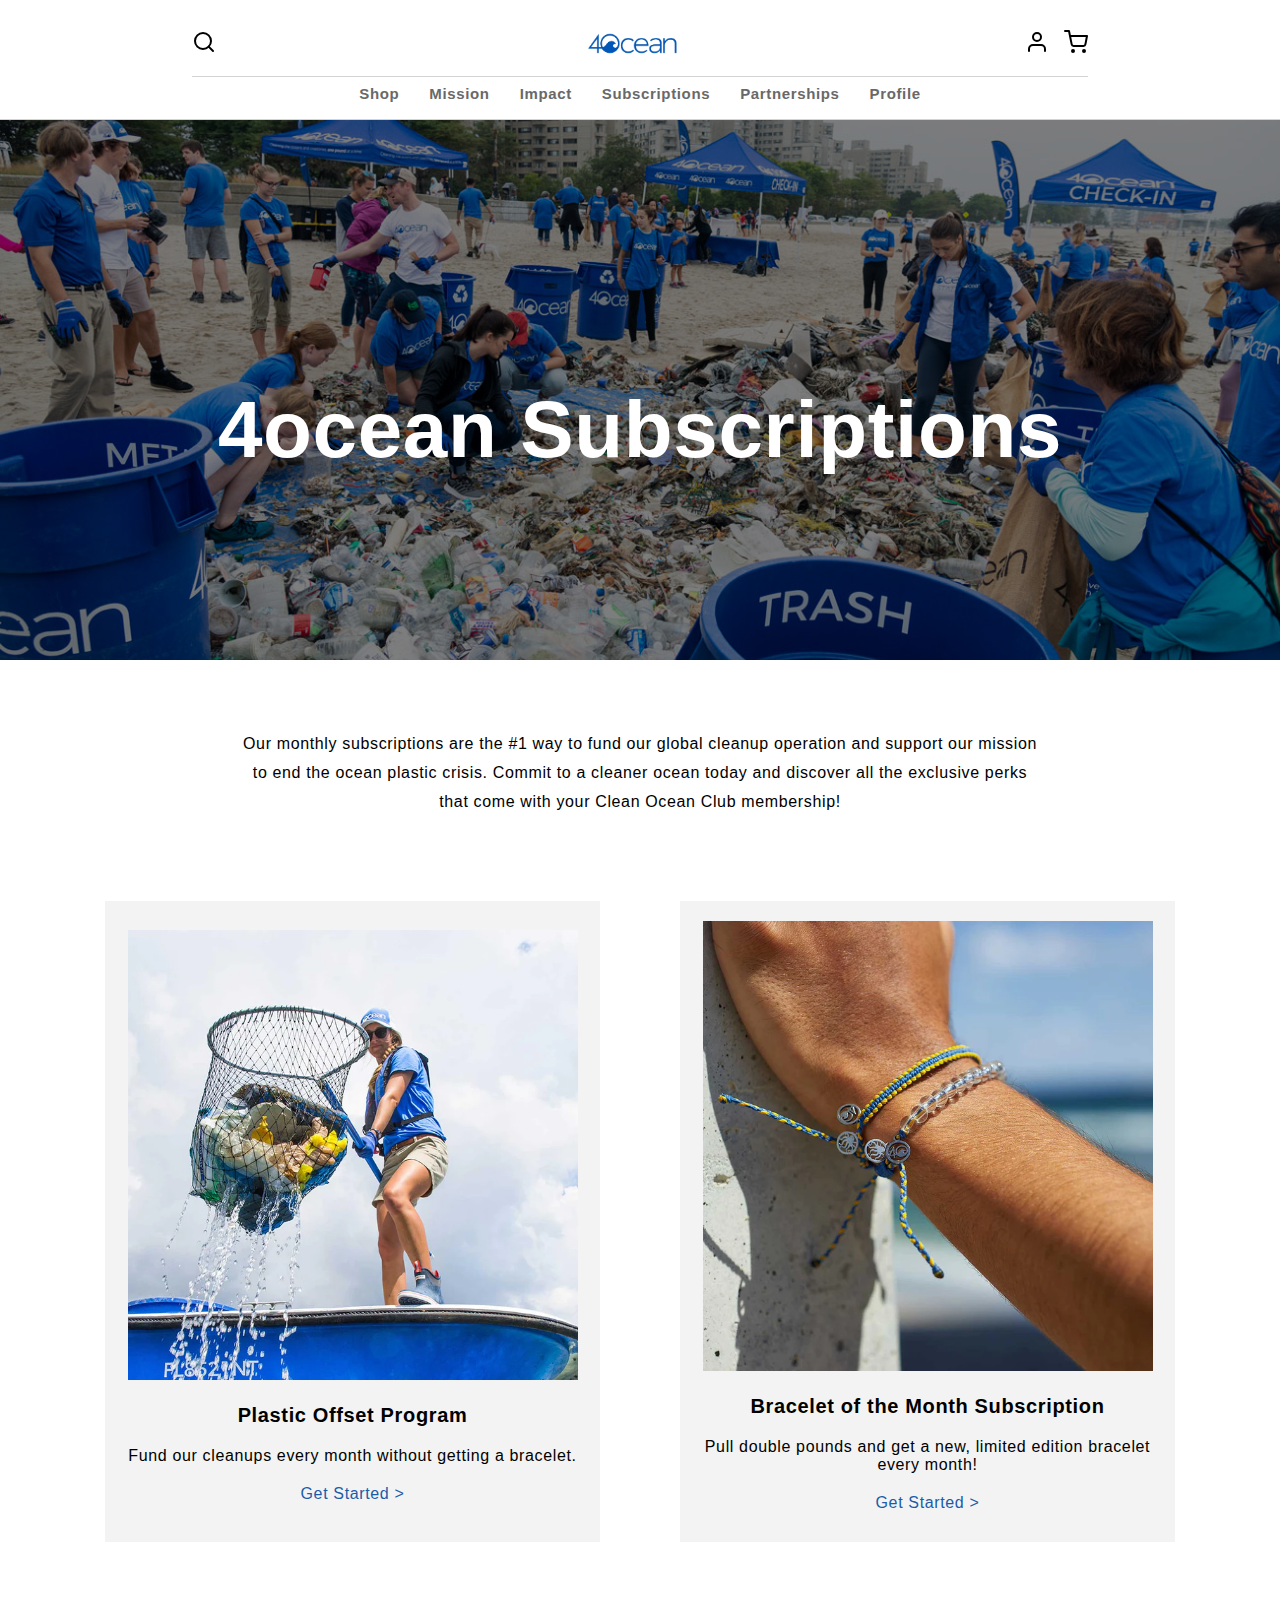
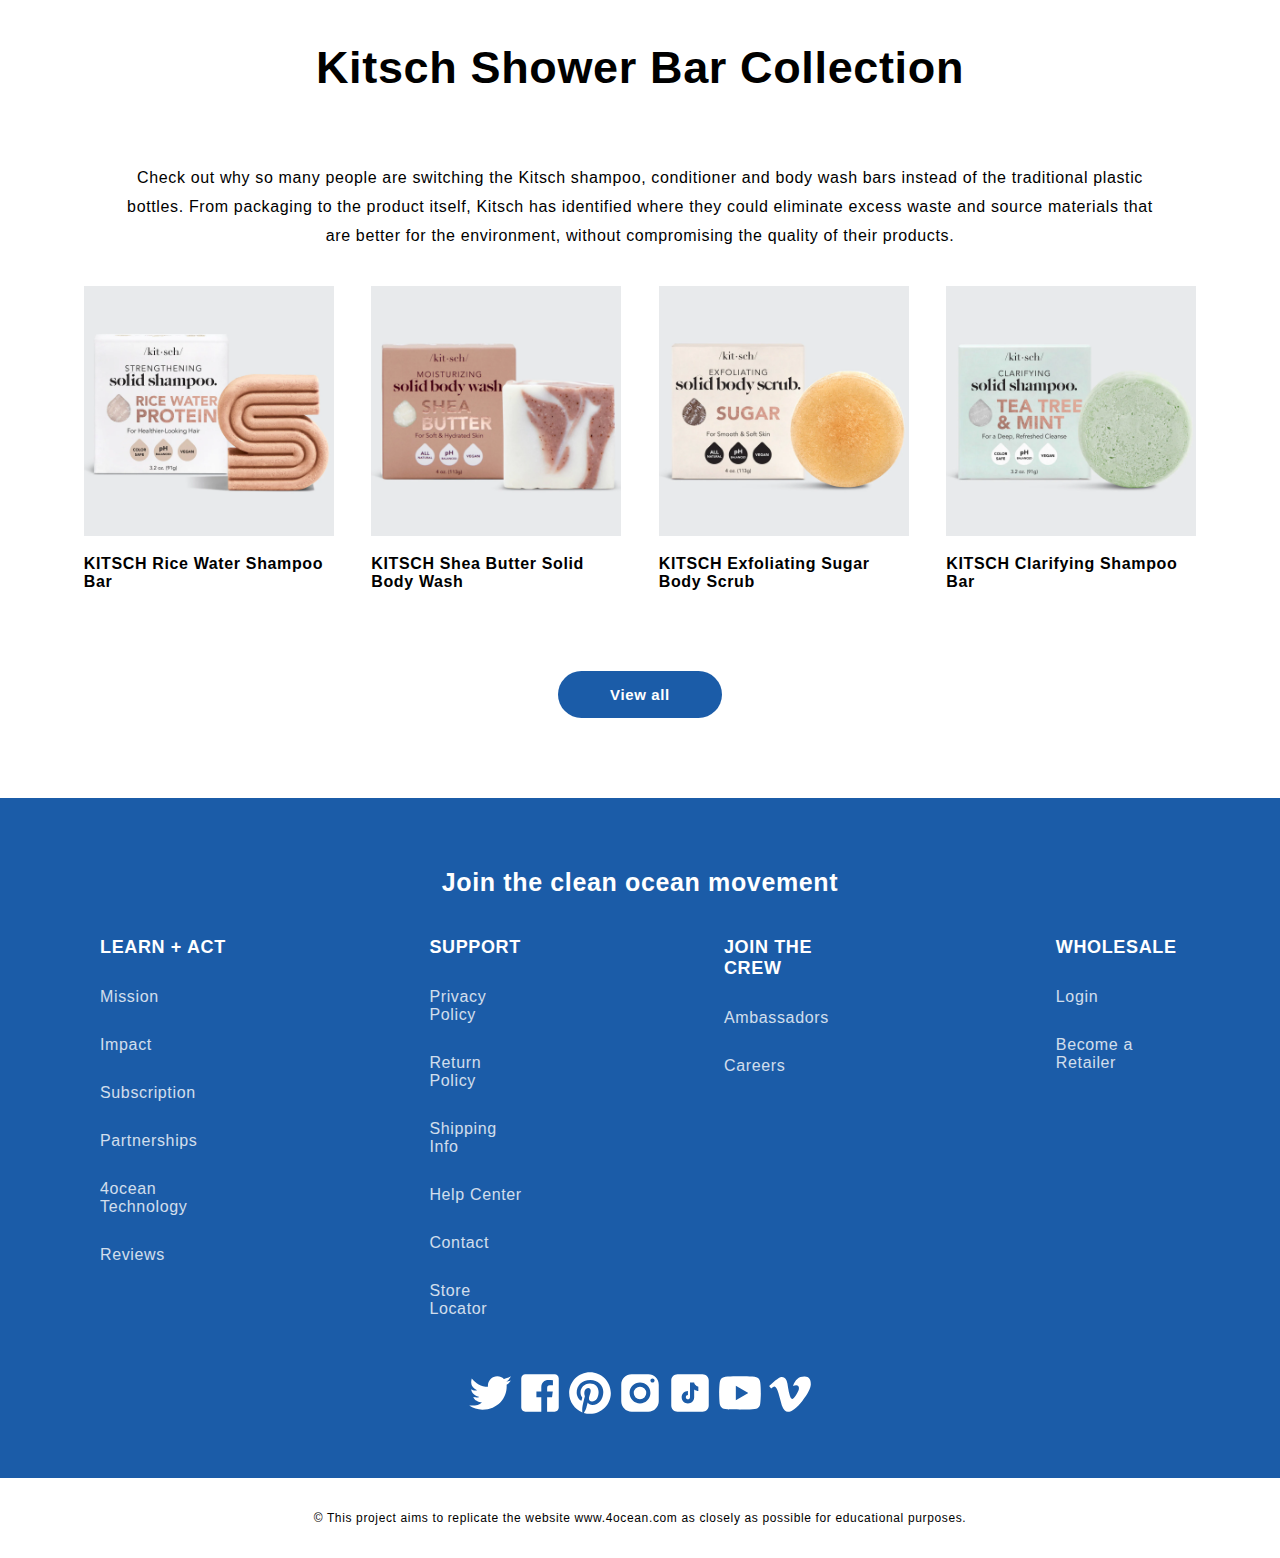
<file: subscriptions.html>
<!DOCTYPE html>
<html lang="en">
<head>
    <meta charset="UTF-8">
    <link rel="icon" type="image/png" href="logos/favicon.png"/>
    <title>Subscriptions | 4ocean</title>
    <link rel="stylesheet" href="styles.css">
    <link rel="stylesheet" href="impact.css">
    <link rel="stylesheet" href="subscriptions.css">
</head>
<body>
<nav>
    <div class="top">
        <div class="icon search">
            <svg viewBox="0 0 24 24" width="24" height="24" stroke="currentColor" stroke-width="2" fill="none"
                 stroke-linecap="round" stroke-linejoin="round" class="css-i6dzq1">
                <circle cx="11" cy="11" r="8"></circle>
                <line x1="21" y1="21" x2="16.65" y2="16.65"></line>
            </svg>
        </div>
        <div class="logo">
            <a href="index.html">
                <img src="logos/logo.avif" alt="logo">
            </a>
        </div>
        <div class="icon rightNav">
            <div class="account">
                <a href="account.html">
                    <svg viewBox="0 0 24 24" width="24" height="24" stroke="currentColor" stroke-width="2" fill="none"
                         stroke-linecap="round" stroke-linejoin="round" class="css-i6dzq1">
                        <path d="M20 21v-2a4 4 0 0 0-4-4H8a4 4 0 0 0-4 4v2"></path>
                        <circle cx="12" cy="7" r="4"></circle>
                    </svg>
                </a>
            </div>
            <div class="cart">
                <svg viewBox="0 0 24 24" width="24" height="24" stroke="currentColor" stroke-width="2" fill="none"
                     stroke-linecap="round" stroke-linejoin="round" class="css-i6dzq1">
                    <circle cx="9" cy="21" r="1"></circle>
                    <circle cx="20" cy="21" r="1"></circle>
                    <path d="M1 1h4l2.68 13.39a2 2 0 0 0 2 1.61h9.72a2 2 0 0 0 2-1.61L23 6H6"></path>
                </svg>
            </div>
        </div>
    </div>
    <div class="navBar">
        <div><a href="#"><span id="shopLink" class="aHover">Shop</span></a></div>
        <div><span>Mission</span></div>
        <div><a href="impact.html"><span class="aHover">Impact</span></a></div>
        <div><a href="subscriptions.html"><span class="aHover">Subscriptions</span></a></div>
        <div><span>Partnerships</span></div>
        <div><a href="account.html"><span class="aHover">Profile</span></a></div>
    </div>
</nav>


<div class=" subHero">
    <div class="heroText">
        <div>
            <h1>4ocean Subscriptions</h1>
        </div>
    </div>
</div>

<section class="intro">
    <div class="introContainer">
         <span class="subText ">
            Our monthly subscriptions are the #1 way to fund our global cleanup operation and support our
        mission to end the ocean plastic crisis. Commit to a cleaner ocean today and discover all the
        exclusive perks that come with your Clean Ocean Club membership!
        </span>
    </div>
    <div class="boxes">
        <div class="leftBox">
            <div class="boxImg">
                <img src="img/leftBox.png" alt="photo">
            </div>
            <h3 class="boxTitle">
                Plastic Offset Program
            </h3>
            <span class="boxText">
                Fund our cleanups every month without getting a bracelet.
            </span>
            <span class="started">
                Get Started >
            </span>
        </div>
        <div class="rightBox">
            <div class="boxImg">
                <img src="img/rightBox.png" alt="photo">
            </div>
            <h3 class="boxTitle">
                Bracelet of the Month Subscription
            </h3>
            <span class="boxText">
                Pull double pounds and get a new, limited edition bracelet every month!
            </span>
            <span class="started">
                Get Started >
            </span>
        </div>
    </div>
</section>

<section class="soap">
    <div class="soapText">
        <h3 class="subTitle">Kitsch Shower Bar Collection</h3>
        <span class="subText">
            Check out why so many people are switching the Kitsch shampoo, conditioner and body wash bars
            instead of the traditional plastic bottles. From packaging to the product itself,
            Kitsch has identified where they could eliminate excess waste and source materials that are
            better for the environment, without compromising the quality of their products.
        </span>
    </div>
    <div class="soapContainer">
        <div class="soap">
            <div class="soapImg"><img src="img/soap1.webp" alt="soap photo"></div>
            <span>KITSCH Rice Water Shampoo Bar</span>
        </div>
        <div class="soap">
            <div class="soapImg"><img src="img/soap2.webp" alt="soap photo"></div>
            <span>KITSCH Shea Butter Solid Body Wash</span>
        </div>
        <div class="soap">
            <div class="soapImg"><img src="img/soap3.webp" alt="soap photo"></div>
            <span>KITSCH Exfoliating Sugar Body Scrub</span>
        </div>
        <div class="soap">
            <div class="soapImg"><img src="img/soap4.webp" alt="soap photo"></div>
            <span>KITSCH Clarifying Shampoo Bar</span>
        </div>
    </div>
    <button class="mapButt soapButt">View all</button>
</section>

<section class="footer">
    <h3 class="footerTitle">Join the clean ocean movement</h3>
    <div class="footerBackground">
        <div class="footer-column">
            <h3>LEARN + ACT</h3>
            <a class="footer-link" href="#">Mission</a>
            <a class="footer-link" href="#">Impact</a>
            <a class="footer-link" href="#">Subscription</a>
            <a class="footer-link" href="#">Partnerships</a>
            <a class="footer-link" href="#">4ocean Technology</a>
            <a class="footer-link" href="#">Reviews</a>
        </div>
        <div class="footer-column">
            <h3>SUPPORT</h3>
            <a class="footer-link" href="#">Privacy Policy</a>
            <a class="footer-link" href="#">Return Policy</a>
            <a class="footer-link" href="#">Shipping Info</a>
            <a class="footer-link" href="#">Help Center</a>
            <a class="footer-link" href="#">Contact</a>
            <a class="footer-link" href="#">Store Locator</a>
        </div>
        <div class="footer-column">
            <h3>JOIN THE CREW</h3>
            <a class="footer-link" href="#">Ambassadors</a>
            <a class="footer-link" href="#">Careers</a>
        </div>
        <div class="footer-column">
            <h3>WHOLESALE</h3>
            <a class="footer-link" href="#">Login</a>
            <a class="footer-link" href="#">Become a Retailer</a>
        </div>
    </div>
    <div class="socials">
        <svg xmlns="http://www.w3.org/2000/svg" x="0px" y="0px" width="100" height="100" viewBox="0 0 24 24">
            <path d="M22,3.999c-0.78,0.463-2.345,1.094-3.265,1.276c-0.027,0.007-0.049,0.016-0.075,0.023c-0.813-0.802-1.927-1.299-3.16-1.299 c-2.485,0-4.5,2.015-4.5,4.5c0,0.131-0.011,0.372,0,0.5c-3.353,0-5.905-1.756-7.735-4c-0.199,0.5-0.286,1.29-0.286,2.032 c0,1.401,1.095,2.777,2.8,3.63c-0.314,0.081-0.66,0.139-1.02,0.139c-0.581,0-1.196-0.153-1.759-0.617c0,0.017,0,0.033,0,0.051 c0,1.958,2.078,3.291,3.926,3.662c-0.375,0.221-1.131,0.243-1.5,0.243c-0.26,0-1.18-0.119-1.426-0.165 c0.514,1.605,2.368,2.507,4.135,2.539c-1.382,1.084-2.341,1.486-5.171,1.486H2C3.788,19.145,6.065,20,8.347,20 C15.777,20,20,14.337,20,8.999c0-0.086-0.002-0.266-0.005-0.447C19.995,8.534,20,8.517,20,8.499c0-0.027-0.008-0.053-0.008-0.08 c-0.003-0.136-0.006-0.263-0.009-0.329c0.79-0.57,1.475-1.281,2.017-2.091c-0.725,0.322-1.503,0.538-2.32,0.636 C20.514,6.135,21.699,4.943,22,3.999z"></path>
        </svg>
        <svg xmlns="http://www.w3.org/2000/svg" x="0px" y="0px" width="100" height="100" viewBox="0 0 24 24">
            <path d="M19,3H5C3.895,3,3,3.895,3,5v14c0,1.105,0.895,2,2,2h7.621v-6.961h-2.343v-2.725h2.343V9.309 c0-2.324,1.421-3.591,3.495-3.591c0.699-0.002,1.397,0.034,2.092,0.105v2.43h-1.428c-1.13,0-1.35,0.534-1.35,1.322v1.735h2.7 l-0.351,2.725h-2.365V21H19c1.105,0,2-0.895,2-2V5C21,3.895,20.105,3,19,3z"></path>
        </svg>
        <svg xmlns="http://www.w3.org/2000/svg" x="0px" y="0px" width="100" height="100" viewBox="0 0 24 24">
            <path d="M12,2C6.477,2,2,6.477,2,12c0,4.237,2.636,7.855,6.356,9.312c-0.087-0.791-0.167-2.005,0.035-2.868 c0.182-0.78,1.172-4.971,1.172-4.971s-0.299-0.599-0.299-1.484c0-1.391,0.806-2.428,1.809-2.428c0.853,0,1.265,0.641,1.265,1.408 c0,0.858-0.546,2.141-0.828,3.329c-0.236,0.996,0.499,1.807,1.481,1.807c1.777,0,3.143-1.874,3.143-4.579 c0-2.394-1.72-4.068-4.177-4.068c-2.845,0-4.515,2.134-4.515,4.34c0,0.859,0.331,1.781,0.744,2.282 c0.082,0.099,0.093,0.186,0.069,0.287c-0.076,0.316-0.244,0.995-0.277,1.134c-0.043,0.183-0.145,0.222-0.334,0.133 c-1.249-0.582-2.03-2.408-2.03-3.874c0-3.154,2.292-6.052,6.608-6.052c3.469,0,6.165,2.472,6.165,5.776 c0,3.447-2.173,6.22-5.189,6.22c-1.013,0-1.966-0.527-2.292-1.148c0,0-0.502,1.909-0.623,2.378 c-0.226,0.868-0.835,1.958-1.243,2.622C9.975,21.843,10.969,22,12,22c5.522,0,10-4.478,10-10S17.523,2,12,2z"></path>
        </svg>
        <svg xmlns="http://www.w3.org/2000/svg" x="0px" y="0px" width="100" height="100" viewBox="0 0 24 24">
            <path d="M 8 3 C 5.239 3 3 5.239 3 8 L 3 16 C 3 18.761 5.239 21 8 21 L 16 21 C 18.761 21 21 18.761 21 16 L 21 8 C 21 5.239 18.761 3 16 3 L 8 3 z M 18 5 C 18.552 5 19 5.448 19 6 C 19 6.552 18.552 7 18 7 C 17.448 7 17 6.552 17 6 C 17 5.448 17.448 5 18 5 z M 12 7 C 14.761 7 17 9.239 17 12 C 17 14.761 14.761 17 12 17 C 9.239 17 7 14.761 7 12 C 7 9.239 9.239 7 12 7 z M 12 9 A 3 3 0 0 0 9 12 A 3 3 0 0 0 12 15 A 3 3 0 0 0 15 12 A 3 3 0 0 0 12 9 z"></path>
        </svg>
        <svg xmlns="http://www.w3.org/2000/svg" x="0px" y="0px" width="100" height="100" viewBox="0 0 24 24">
            <path d="M 6 3 C 4.3550302 3 3 4.3550302 3 6 L 3 18 C 3 19.64497 4.3550302 21 6 21 L 18 21 C 19.64497 21 21 19.64497 21 18 L 21 6 C 21 4.3550302 19.64497 3 18 3 L 6 3 z M 12 7 L 14 7 C 14 8.005 15.471 9 16 9 L 16 11 C 15.395 11 14.668 10.734156 14 10.285156 L 14 14 C 14 15.654 12.654 17 11 17 C 9.346 17 8 15.654 8 14 C 8 12.346 9.346 11 11 11 L 11 13 C 10.448 13 10 13.449 10 14 C 10 14.551 10.448 15 11 15 C 11.552 15 12 14.551 12 14 L 12 7 z"></path>
        </svg>
        <svg xmlns="http://www.w3.org/2000/svg" x="0px" y="0px" width="100" height="100" viewBox="0 0 24 24">
            <path d="M21.582,6.186c-0.23-0.86-0.908-1.538-1.768-1.768C18.254,4,12,4,12,4S5.746,4,4.186,4.418 c-0.86,0.23-1.538,0.908-1.768,1.768C2,7.746,2,12,2,12s0,4.254,0.418,5.814c0.23,0.86,0.908,1.538,1.768,1.768 C5.746,20,12,20,12,20s6.254,0,7.814-0.418c0.861-0.23,1.538-0.908,1.768-1.768C22,16.254,22,12,22,12S22,7.746,21.582,6.186z M10,15.464V8.536L16,12L10,15.464z"></path>
        </svg>
        <svg xmlns="http://www.w3.org/2000/svg" x="0px" y="0px" width="100" height="100" viewBox="0 0 24 24">
            <path d="M 21.988281 7.96875 C 21.902344 9.878906 20.539063 12.488281 17.910156 15.804688 C 15.191406 19.269531 12.890625 21 11.007813 21 C 9.84375 21 8.855469 19.945313 8.050781 17.835938 C 7.511719 15.902344 6.976563 13.96875 6.4375 12.035156 C 5.839844 9.925781 5.195313 8.871094 4.511719 8.871094 C 4.359375 8.871094 3.835938 9.179688 2.941406 9.792969 L 2 8.605469 C 2.988281 7.757813 3.960938 6.90625 4.917969 6.058594 C 6.234375 4.941406 7.222656 4.355469 7.882813 4.296875 C 9.4375 4.148438 10.398438 5.191406 10.757813 7.425781 C 11.144531 9.832031 11.414063 11.332031 11.5625 11.917969 C 12.011719 13.914063 12.507813 14.910156 13.046875 14.910156 C 13.464844 14.910156 14.09375 14.265625 14.933594 12.96875 C 15.769531 11.671875 16.21875 10.6875 16.277344 10.007813 C 16.398438 8.890625 15.949219 8.328125 14.933594 8.328125 C 14.453125 8.328125 13.960938 8.4375 13.453125 8.652344 C 14.433594 5.496094 16.3125 3.964844 19.085938 4.050781 C 21.140625 4.109375 22.109375 5.414063 21.988281 7.96875 Z"></path>
        </svg>
    </div>
</section>

<footer>
    <p>© This project aims to replicate the website www.4ocean.com as closely as possible for educational purposes.</p>
</footer>
</body>
</html>
</file>
<file: styles.css>
body {
    margin: 0;
    letter-spacing: .04rem;
    font-family: Montserrat, sans-serif
}

* {
    padding: 0;
    margin: 0;
}

a {
    color: black;
    text-decoration: none;
}

.aHover {
    color: #696969;
}

.aHover:hover {
    color: black;
}

.top, nav {
    display: flex
}

nav {
    width: 100%;
    height: max-content;
    padding-top: 30px;
    flex-direction: column;
    border-bottom: solid #d3d3d3;
    border-width: 1px
}

.top {
    width: 70%;
    height: min-content;
    padding-bottom: 15px;
    align-self: center;
    justify-content: space-between;
    border-bottom: solid #d3d3d3;
    border-width: 1px
}

.logo img {
    height: 27px;
    width: auto;
    padding-left: 25px
}

.rightNav {
    display: flex;
}

.cart {
    padding-left: 15px
}

.navBar, button {
    font-weight: 700;
    height: max-content
}

.hero, .navBar {
    width: 100%;
    display: flex;
    justify-content: center
}

.navBar {
    font-size: 15px;
    color: #696969
}

.navBar div {
    margin: 8px 15px 17px
}

.navBar span:hover {
    color: #000;
    border-bottom: 4px solid #1b5ca8;
    cursor: pointer
}

#slider {
    position: absolute;
    background: black;
    display: flex;
    width: 400px;
    height: auto;
    z-index: 50;
    left: calc(50% - 310px);
}

.hidden {
    display: none !important;
    transition: opacity 0.3s ease-in-out, visibility 0.3s ease-in-out;
}

#sliderContainer {
    display: flex;
    position: absolute;
    background-color: #fff;
    box-shadow: 0 0 10px rgba(0, 0, 0, 0.2);
    padding: 10px;
    z-index: 100;
    height: max-content;
}

ul {
    list-style: none;
}

.column {
    flex: 1;
}

.column > ul > li {
    padding: 5px;
    width: max-content;
    margin: 0 10px;
}

.column > ul > li > span {
    font-size: 15px;
    font-weight: 700;
    color: #696969;
}

.column > ul > li > span:hover {
    color: #000;
    cursor: pointer;
}

#hero {
    background-position: center center;
    background-size: cover;
    background-repeat: no-repeat;
    transition: opacity 2s ease-in-out;
    height: 540px;
    align-items: center;
    text-align: center;
    color: #fff;
}

.heroText {
    padding-top: 80px;
}

.heroText h1 {
    font-size: 80px;
    font-weight: 800;
    margin: -10px
}

.heroText .heroSubText {
    transition: opacity 0.5s ease-in-out;
    font-size: 30px;
    font-weight: 500;
    margin: 40px 0
}

button {
    font-family: Montserrat, sans-serif;
    font-size: 20px;
    letter-spacing: .04rem;
    padding: 13px 50px;
    border-radius: 35px;
    cursor: pointer;
    text-align: center;
}

.giftButt, .heroButt, .gridButt {
    background: #fff;
    color: #1b5ca8;
    border: #fff
}

.blogTitle, .braceletText, .crocoLimited, .stampsBlue h3 {
    font-weight: 800;
    font-size: 35px;
    text-align: center;
    margin: 50px auto 0
}

.braceletText, .crocoLimited {
    color: #1b5ca8;
    width: 100%;
    max-width: 1300px
}

.stampsBlue h3 {
    color: #fff
}

.bracelet, .braceletBlock {
    display: flex;
    align-content: center;
    justify-content: center
}

.bracelet, .stampsBlue h3 {
    width: 100%;
    max-width: 1300px
}

.bracelet {
    font-size: 15px;
    font-weight: 500;
    margin-top: 30px
}

.leftBracelet {
    width: 25%
}

.leftBracelet, .middleBracelet, .rightBracelet {
    height: auto;
    display: flex;
    flex-direction: column;
    justify-content: center
}

.middleBracelet {
    width: 40%;
    justify-self: center
}

.rightBracelet {
    width: 25%;
    text-align: right
}

.braceletObject {
    width: auto;
    height: auto;
    display: flex;
    align-items: center;
    justify-items: center;
    margin: -1px 0
}

.smallTxt {
    font-size: 12px;
    font-weight: 400;
    margin-top: -10px
}

.braceletImage img {
    width: 90px;
    height: auto;
    margin: 20px 15px
}

.rating {
    display: flex;
    flex-direction: column
}

.braceletName {
    color: #1b5ca8;
    font-weight: 750;
    font-size: 30px;
    margin: -40px 0 10px
}

.braceletName, .cartButt, .stars {
    display: flex;
    align-self: center
}

.stars {
    justify-self: center;
    fill: #f5c211
}

.stars svg {
    width: 25px;
    height: auto
}

.stars span {
    font-size: 18px;
    font-weight: 410;
    padding-top: 2px;
    margin-left: 15px
}

.cartButt {
    background: #1b5ca8;
    color: #fff;
    border: #1b5ca8;
    margin: 20px 0 40px
}

.stamps {
    display: flex;
    justify-content: center;
    margin-top: 20px
}

.stampsBackground {
    width: 100%;
    max-width: 1150px;
    display: flex;
    flex-direction: column;
    border-radius: 18px;
    border: #1b5ca8 2px solid
}

.stampsBlue {
    background-color: #1b5ca8;
    height: 40%;
    border-top-right-radius: 15px;
    border-top-left-radius: 15px;
    color: #fff
}

.blogSubtitle, .stampsBlue span {
    display: flex;
    margin: 10px 30px 40px;
    text-align: center;
    font-weight: 400;
    font-size: 20px
}

.stampsWhite {
    display: flex;
    justify-content: space-around;
    padding: 0 20px
}

.stampsImage img {
    height: 200px;
    width: auto;
    margin: 40px 20px
}

.stampsImage3 img {
    padding-top: 20px;
    height: 170px
}

.gift, .present {
    display: flex;
    justify-content: center
}

.present {
    margin: 20px
}

.gift {
    height: max-content;
    align-content: center;
    margin-bottom: 20px
}

.giftBackground {
    width: 100%;
    max-width: 1150px;
    display: flex
}

.giftLeft, .giftRight {
    display: flex;
    width: 100%;
    justify-content: center;
    align-items: center
}

.giftLeft {
    padding: 0 30px;
    flex-direction: column;
    border-top-left-radius: 18px;
    border-bottom-left-radius: 18px;
    border: #1b5ca8 2px solid;
    background: #1b5ca8;
    color: #fff
}

.crocoBackground h3, .giftLeft h3 {
    font-weight: 800;
    font-size: 35px;
    text-align: left;
    margin: 0 0 25px
}

.giftLeft span {
    display: flex;
    text-align: left;
    font-weight: 400;
    font-size: 17px;
    line-height: 22px
}

.giftButt, .gridButt {
    display: flex;
    align-self: flex-start;
    margin-top: 30px
}

.blogImage img, .giftRight img {
    object-fit: cover;
    width: 100%;
    border-top-right-radius: 18px
}

.giftRight img {
    border-bottom-right-radius: 18px
}

.croco, .water {
    display: flex;
    width: 100%
}

.water {
    background-image: url(img/background1.webp);
    height: 1300px;
    background-size: cover;
    background-repeat: no-repeat;
    background-position: top;
    justify-content: center
}

.croco {
    flex-direction: column;
    align-items: center;
    margin: 250px 0
}

.crocoLimited {
    margin-bottom: 40px
}

.crocoBackground {
    background-image: url(img/croco.jpg);
    background-size: cover;
    background-repeat: no-repeat;
    background-position: center;
    border-radius: 18px;
    width: 100%;
    max-width: 1150px;
    display: flex;
    flex-direction: column;
    justify-items: flex-start;
    color: #fff
}

.crocoBackground h3, .crocoBackground p {
    margin-left: 60px;
    margin-bottom: 10px
}

.crocoBackground h3 {
    margin-top: 50px
}

.crocoButt {
    background: #1b5ca8;
    color: #fff;
    border: #1b5ca8;
    font-size: 15px;
    margin: 5px 0 40px 60px;
    width: 350px;
}

.water2 {
    display: flex;
    background-image: url(img/background2.webp);
    width: 100%;
    height: 1300px;
    margin-top: -350px;
    background-size: cover;
    background-repeat: no-repeat;
    background-position: top;
    justify-content: center
}

.blog {
    width: 100%;
    max-width: 1150px;
    margin: 300px auto 50px auto;
    display: flex;
    flex-direction: column;
    align-items: center

}

.blogTitle {
    color: #fff
}

.blogSubtitle {
    color: #fff;
    line-height: 30px
}

.blogBackground {
    width: 100%;
    max-width: 1150px;
    display: flex;
    justify-content: center;
    align-items: center;
    margin: 0 auto
}

.blogLeft, .blogRight {
    display: flex;
    flex-direction: column;
    margin: 0 10px;
    height: 250px;
    width: 100%
}

.blogImage {
    height: 255px
}

.blogImage img {
    object-position: center center;
    max-height: 255px;
    height: 100%;
    border-top-left-radius: 18px
}

.blogText {
    background: #fff;
    border-bottom-right-radius: 18px;
    border-bottom-left-radius: 18px;
    color: #1b5ca8;
    display: flex;
    align-items: center;
    font-weight: 800;
    line-height: 25px;
    font-size: 20px;
    height: 100px;
    padding: 0 10px
}

.blogText span {
    margin: auto;
    text-align: center
}

.water3 {
    background-image: url(img/background3.webp);
    height: 1300px;
    margin-top: -350px;
    background-size: cover;
    background-repeat: no-repeat;
    background-position: top
}

.gridBackground, .water3, .water4 {
    width: 100%;
    display: flex;
    justify-content: center
}

.water4 {
    height: 1700px;
    margin-top: -350px;
    background-size: cover;
    background-repeat: no-repeat;
    background-position: top;
    background-image: url(img/background4.webp);
    flex-direction: column;
}

.blog4 {
    width: 100%;
    max-width: 1150px;
    margin: 250px auto 50px auto;
    display: flex;
    flex-direction: column;
    align-items: center

}

.gridSubtitle {
    color: #fff;
    line-height: 30px;
    text-align: center;
    margin: 10px 30px 40px;
    font-weight: 400;
    font-size: 20px
}

.gridBackground {
    max-width: 1150px;
    max-height: 500px;
    height: 100%
}

.gridImage {
    max-width: 210px;
    width: 100%;
    overflow: hidden;
}

.gridImage, .gridImage img {
    max-height: 215px;
    height: 100%;
}

.gridImgs {
    display: grid;
    grid-template-columns: 1fr 1fr 1fr 1fr 1fr;
    grid-template-rows: 1fr 1fr;
    grid-gap: 20px;
    margin: 0 auto;
    border-radius: 18px;
}

.gridImageTL img {
    border-top-left-radius: 18px;
    margin: 0;
    padding: 0;
}

.gridImageTR img {
    border-top-right-radius: 18px
}

.gridImageBL img {
    border-bottom-left-radius: 18px
}

.gridImageBR img {
    border-bottom-right-radius: 18px
}

.gridButt {
    align-self: center;
    margin-top: 60px;
}

.bracelet2 {
    display: flex;
    justify-content: center;
    height: max-content;
    align-content: center;
    margin-bottom: 20px
}

.bracelet2Background {
    width: 100%;
    max-width: 1150px;
    display: flex;
    height: 500px;
}

.bracelet2Left, .bracelet2Right {
    display: flex;
    width: 50%;
    max-height: 100%;
    justify-content: center;
}

.bracelet2Left img {
    border-bottom-left-radius: 18px;
    object-fit: fill;
    width: 100%;
    height: 100%;
    border-top-left-radius: 18px
}

.bracelet2Right {
    padding: 0 30px;
    flex-direction: column;
    border-top-right-radius: 18px;
    border-bottom-right-radius: 18px;
    border: white 2px solid;
    background: white;
    align-items: flex-start;

}

.bracelet2Right h3 {
    font-weight: 800;
    font-size: 45px;
    text-align: left;
    margin: 0 0 25px;
    color: #1b5ca8;
}

.bracelet2Right span {
    display: flex;
    text-align: left;
    font-weight: 400;
    font-size: 22px;
    line-height: 30px;
    color: black;

}

.bracelet2Butt {
    display: flex;
    align-self: flex-start;
    margin-top: 30px;
}

.blog5 {
    display: flex;
    flex-direction: column;
    align-items: center;
    margin: 30px auto;
    max-width: 1150px;
    height: 100%
}

.blog5Title {
    font-weight: 800;
    font-size: 35px;
    text-align: center;
    margin: 40px auto;
    color: #1b5ca8;
}

.grid2Background {
    display: flex;
    flex-direction: column;
    align-items: center;
    justify-content: center;
    max-width: 1150px;
    margin: 0 auto;
}

.grid2Top, .grid2Bottom {
    max-width: 1150px;
    width: 100%;
    height: auto;
    display: flex;
    margin: 0 auto;
}

.grid2Background > div > div > img {
    border-top-right-radius: 18px;
    border-top-left-radius: 18px;
}

.grid2Background > div > div > div {
    border-bottom-right-radius: 18px;
    border-bottom-left-radius: 18px;
}

.grid2Background > div > div > div > p {
    display: flex;
    justify-content: center;
    align-items: center;
    font-weight: bold;
    font-size: 20px;
    padding: 0 30px;
    color: white;
}

.gridSmallTitleBottom, .gridSmallTitleTop {
    background: #1b5ca8;
    height: 90px;
    display: flex;
    align-self: center;
    width: 100%;
}

.gridSmallTitleTop {
    height: 70px;
}

.gridImageTop, .gridImageBottom {
    display: flex;
    flex-direction: column;
    margin: 10px 10px;
    width: 100%;
}

.gridImageTop img {
    object-position: center center;
    object-fit: cover;
    max-height: 370px;
    height: 100%;
    vertical-align: middle;
    width: 100%;
}


.gridImageBottom {
    width: 25%;
    margin: 0;
    padding: 10px;
}

.gridImageBottom img {
    object-position: center center;
    object-fit: cover;
    max-height: 200px;
    height: 100%;
    vertical-align: middle;
}

.form {
    height: 500px;
    background-size: cover;
    background-repeat: no-repeat;
    background-position: center;
    background-image: url(img/formBackgrnd.webp);
}

.formBackground {
    display: flex;
    flex-direction: column;
    align-items: center;
    max-width: 800px;
    margin: 0 auto;
    padding: 20px;
    border-radius: 10px;
    text-align: center;
}

.formTitle {
    margin: 10px 0;
    color: white;
    font-weight: 800;
    font-size: 48px;
}

.formParag {
    color: white;
    font-size: 20px;
    margin-bottom: 60px
}


form {
    display: flex;
    flex-direction: column;
    width: 100%;
}

.formBackground > form > input {
    padding: 0 20px;
    height: 50px;
    margin-bottom: 20px;
    border: 1px solid #ccc;
    border-radius: 100px;
    color: dimgrey;
    font-size: 15px;
}

.submitButt {
    background: #1b5ca8;
    color: #fff;
    border: #1b5ca8;
    width: 100%;
    text-align: center;
}

footer {
    height: 80px;
    width: 100%;
    display: flex;
    justify-content: center;
    align-items: center;
    font-size: 12px;
}

.footer {
    background-color: #1b5ca8;
    color: white;
    display: flex;
    flex-direction: column;
}

.footerBackground {
    display: flex;
    justify-content: center;
}

.footerTitle {
    display: flex;
    align-self: center;
    margin: 70px 0 20px 0;
    font-size: 25px;
}

.footer-column {
    margin: 20px 100px;
}

.footer-column > h3 {
    font-weight: bold;
    font-size: 18px;
}

.footer-link {
    color: white;
    text-decoration: none;
    margin: 30px 0;
    display: block;
    font-weight: 500;
    opacity: 0.8;
}

.footer-link:hover {
    color: white;
    opacity: 1;
    text-decoration: underline;
    font-weight: 600;
}

.socials {
    display: flex;
    justify-content: center;
    margin-bottom: 30px;
    padding-bottom: 30px;
}

.socials > svg {
    fill: white;
    width: 50px;
    height: auto;
}
</file>
<file: account.css>
.login {
    height: max-content;
    background-size: cover;
    background-repeat: no-repeat;
    background-position: center;
}

.loginBackground {
    display: flex;
    flex-direction: column;
    align-items: center;
    max-width: 500px;
    margin: 0 auto;
    padding: 20px;
    border-radius: 10px;
    text-align: center;
}

.loginTitle {
    margin: 20px 0 30px 0;
    color: black;
    font-weight: 800;
    font-size: 40px;
}

.loginBackground > form > input {
    padding: 0 20px;
    height: 50px;
    margin-bottom: 20px;
    border: 1px solid dimgrey;
    color: dimgrey;
    font-size: 15px;
}

.resetPass, .createAccount, .subscription {
    color: #1b5ca8;
    text-decoration: underline;
}

.createAccount, .subscription {
    margin-top: 20px;
}

.resetPass {
    display: flex;
    justify-self: left;
    margin-bottom: 50px;
}

.subscription {
    margin-bottom: 50px;
    cursor: pointer;
}

.loginButt {
    display: flex;
    align-self: center;
    background: #1b5ca8;
    color: #fff;
    border: #1b5ca8;
    width: max-content;
    text-align: center;
}

/*resetPass.html*/

.resetParag {
    margin-bottom: 50px
}

.cancel {
    margin-bottom: 20px;
}
</file>
<file: impact.css>
.heroImpact {
    width: 100%;
    display: flex;
    justify-content: center;
    background-image: linear-gradient(rgba(0, 0, 0, 0.5),
    rgba(0, 0, 0, 0.5)), url(hero/mapHero.svg);
    background-color: #1b5ca8;
    background-position: center center;
    background-size: cover;
    background-repeat: no-repeat;
    height: 540px;
    align-items: center;
    text-align: center;
    color: #fff;
}

.countdownText {
    font-weight: bold;
    font-size: 18px;
}

#countdown {
    margin: 50px 0;
    font-size: 50px;
    font-weight: 800;
}


.mapTxtContainer {
    width: 800px;
    height: auto;
    margin: auto;
    display: flex;
    flex-direction: column;
    align-items: center;
    text-align: center;
}

.mapTitle {
    font-size: 45px;
    font-weight: 800;
    margin: 50px 0 30px 0;
}

.mapSubt {
    line-height: 1.8;
    margin-bottom: 35px;
}

.mapButt {
    border-color: transparent;
    background: #1b5ca8;
    color: white;
    font-size: 15px;
}

.mapImg img {
    width: 100vw;
    height: auto;
    object-fit: fill;
}

.mapContainer {
    width: 100%;
    max-width: 1000px;
    display: flex;
    justify-content: space-between;
    margin: 20px auto 20px auto;
}

.locations, .crew, .vessels {
    width: 33%;
    background: #f3f3f3;
    border-radius: 3px;
    display: flex;
    align-items: center;
    flex-direction: column;
    margin: 0 10px;
}

.number {
    width: 120px;
    height: 120px;
    background-color: #1b5ca8;
    color: white;
    font-weight: bold;
    font-size: 50px;
    text-align: center;
    border-radius: 100%;
    display: flex;
    justify-content: center;
    align-items: center;
    margin: 10px 0 30px 0
}

.mapText {
    font-size: 20px;
    font-weight: 800;
    margin-bottom: 40px;
}

.blueBox {
    background-color: #1b5ca8;
}

.blueContainer {
    display: flex;
    flex-direction: column;
    align-items: center;
    width: 100%;
    max-width: 800px;
    height: auto;
    margin: 50px auto;
    padding-bottom: 30px;
}

.boxSubt, .boxTitle {
    color: white;
    text-align: center;
}

.photos {
    height: auto;
    width: 1150px;
    display: flex;
    justify-content: center;
    margin: auto;
}

.photosContainer {
    display: grid;
    grid-template-columns: 1fr 1fr 1fr 1fr;
    grid-template-rows: 1fr 1fr;
    grid-gap: 10px;
    margin: auto;
    width: 100%;
}

.photo {
    max-width: 300px;
    width: 100%;
    overflow: hidden;
}

.photo, .photo img {
    max-height: 300px;
    height: 100%;
    margin: 0 auto;
}

.blueButt {
    border-color: white;
    background-color: transparent;
    color: white;
}

.braceletTitle {
    width: 100%;
    max-width: 800px;
    text-align: center;
    margin: 30px auto;
}

.braceletObject2 {
    width: auto;
    height: auto;
    display: flex;
    flex-direction: column;
    align-items: center;
    justify-items: center;
    margin: -1px 0
}

.text {
    width: 70%;
    text-align: center;
    margin-bottom: 10px;
}

.braceletButton {
    display: flex;
    justify-self: center;
    margin: 50px auto;
}
</file>
<file: subscriptions.css>
.subHero {
    background-image: linear-gradient(rgba(0, 0, 0, 0.5),
    rgba(0, 0, 0, 0.5)), url(hero/subHero.png);
    width: 100%;
    display: flex;
    justify-content: center;
    background-size: cover;
    background-repeat: no-repeat;
    background-position: center;
    height: 540px;
    align-items: center;
    text-align: center;
    color: #fff;
}

.introContainer {
    width: 100%;
    max-width: 800px;
    text-align: center;
    display: flex;
    justify-content: center;
    margin: 30px auto;
}

.subText {
    line-height: 1.8;
    text-align: center;
    margin-top: 40px;
}

.boxes {
    display: flex;
    justify-content: space-between;
    width: 1150px;
    height: auto;
    margin: -20px auto 10px auto;
}

.leftBox, .rightBox {
    width: 50%;
    background: #f3f3f3;
    margin: 40px;
    display: flex;
    flex-direction: column;
    justify-content: center;
    align-items: center;
}

.boxImg > img {
    width: 450px;
    height: auto;
    margin: 20px;
}

.boxTitle, .boxText {
    color: black;
}

.boxTitle {
    font-size: 20px;
}

.boxText {
    padding: 20px;
    text-align: center;
}

.started {
    color: #1b5ca8;
    font-weight: 500;
    padding-bottom: 30px;
}

.started:hover {
    cursor: pointer;
}

.soapText {
    width: 1050px;
    height: auto;
    margin: auto;
    display: flex;
    flex-direction: column;
    align-items: center;
    text-align: center;
}

.subTitle {
    font-size: 45px;
    font-weight: 800;
    margin: 50px 0 30px 0;
}

.subText {
    line-height: 1.8;
    margin-bottom: 35px;
}

.soapContainer {
    width: 1150px;
    display: flex;
    justify-content: space-between;
}

.soap {
    display: flex;
    flex-direction: column;
    justify-content: center;
    align-items: center;
    margin: 0 auto 80px auto;
}


.soapImg > img {
    width: 250px;
}

.soap > span {
    width: 250px;
    font-weight: bold;
    margin-top: 15px;
}
</file>
